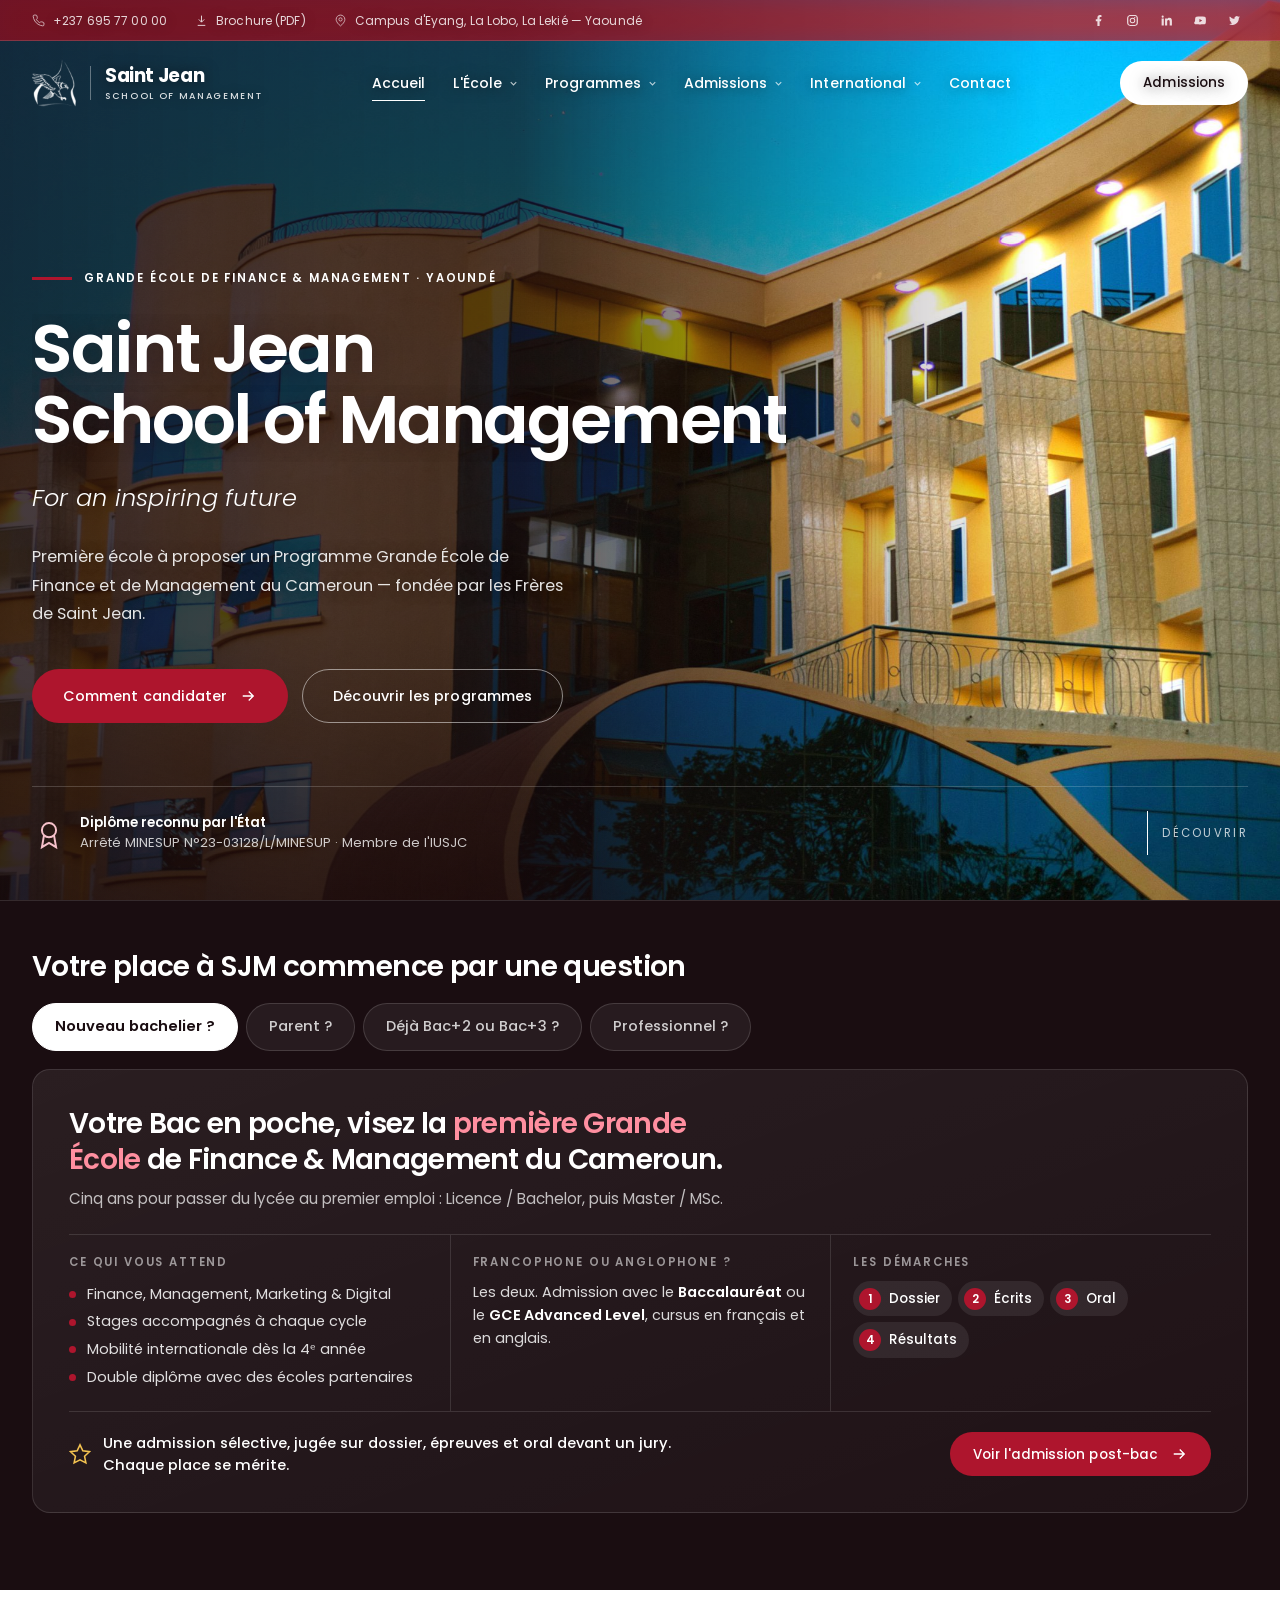
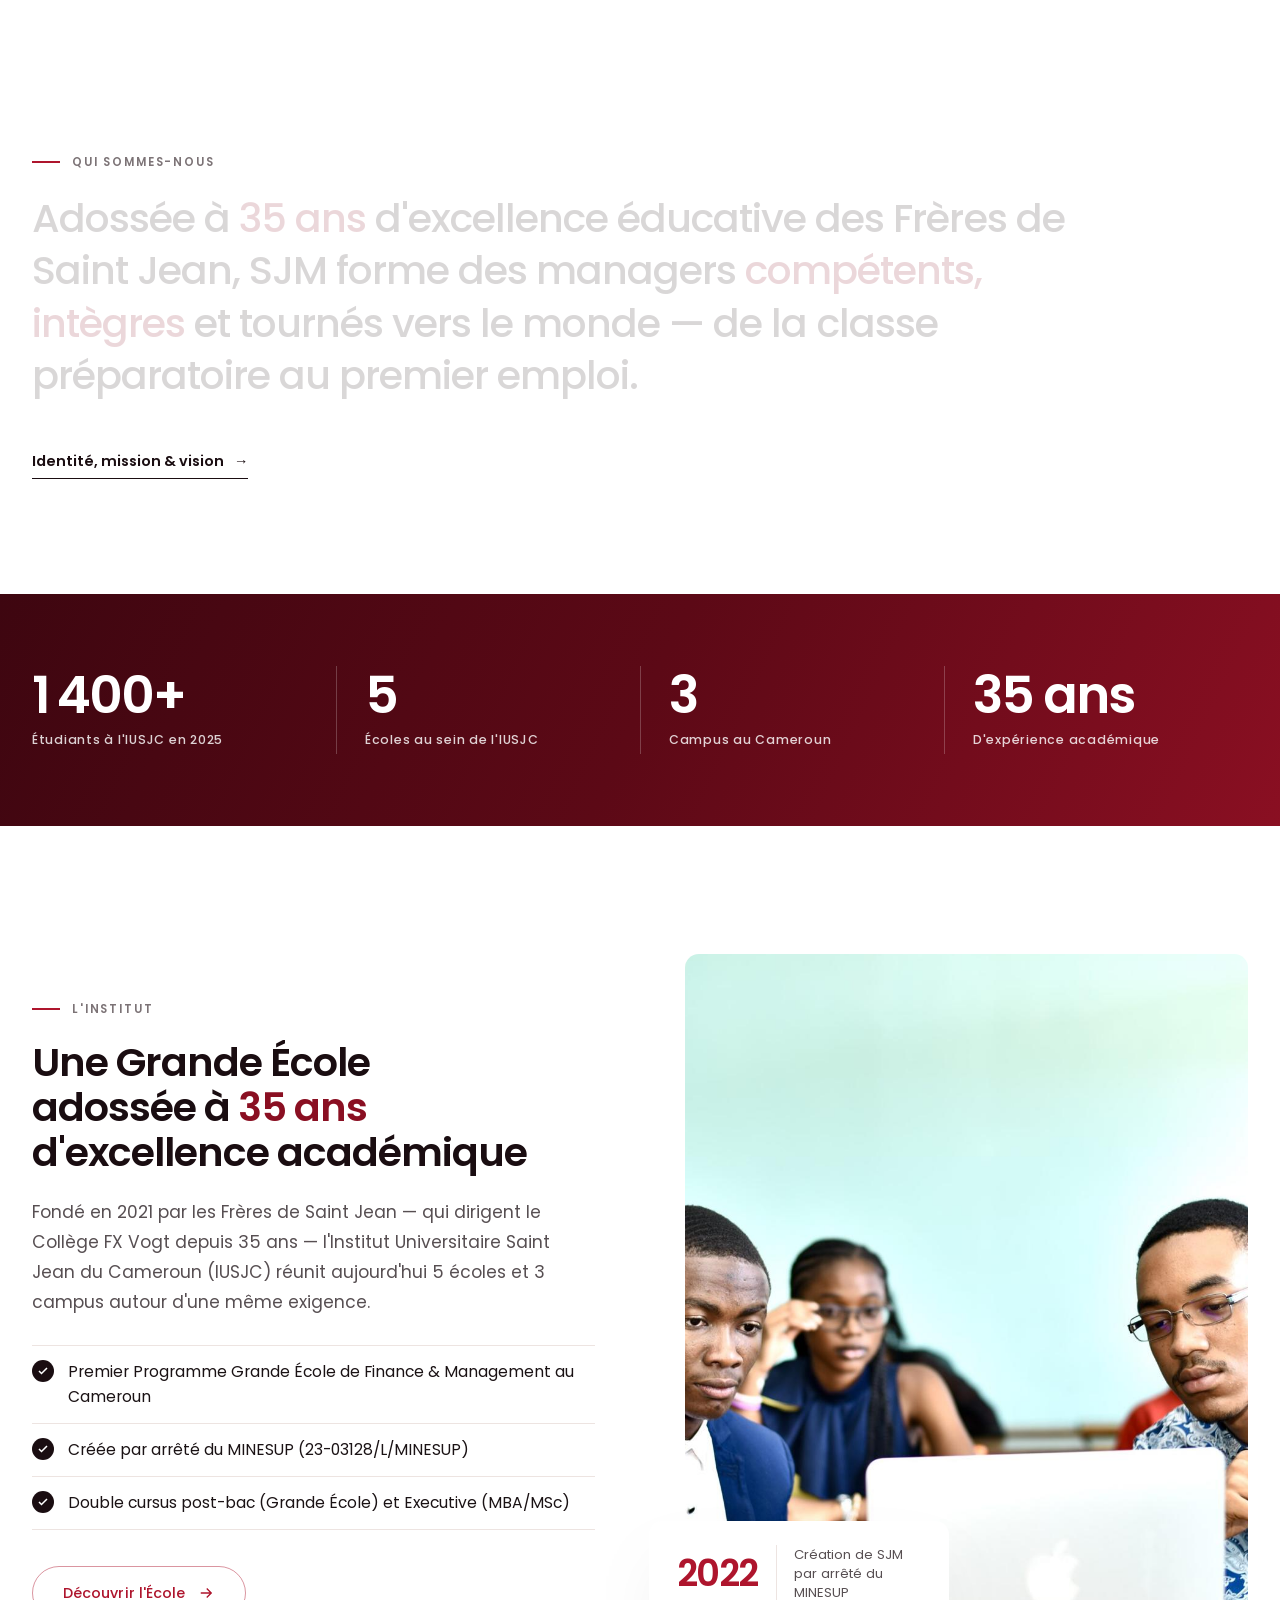
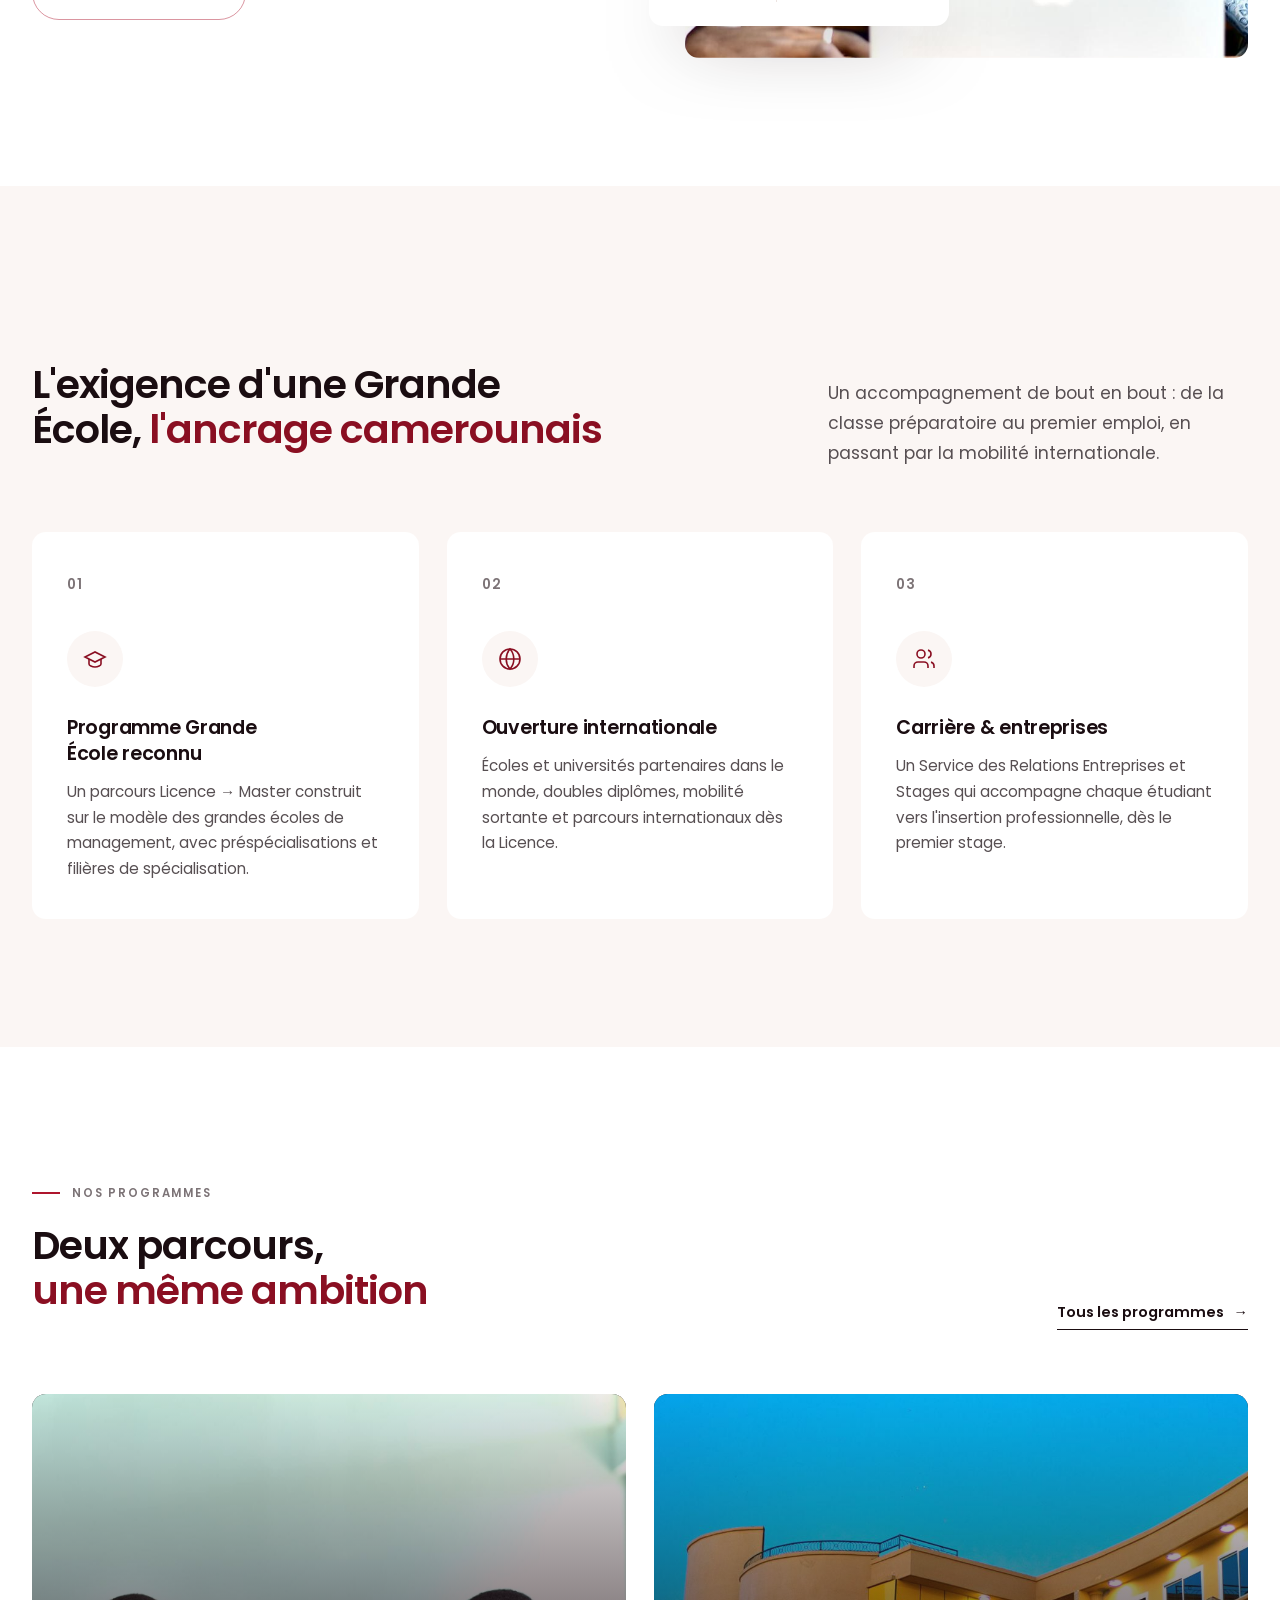
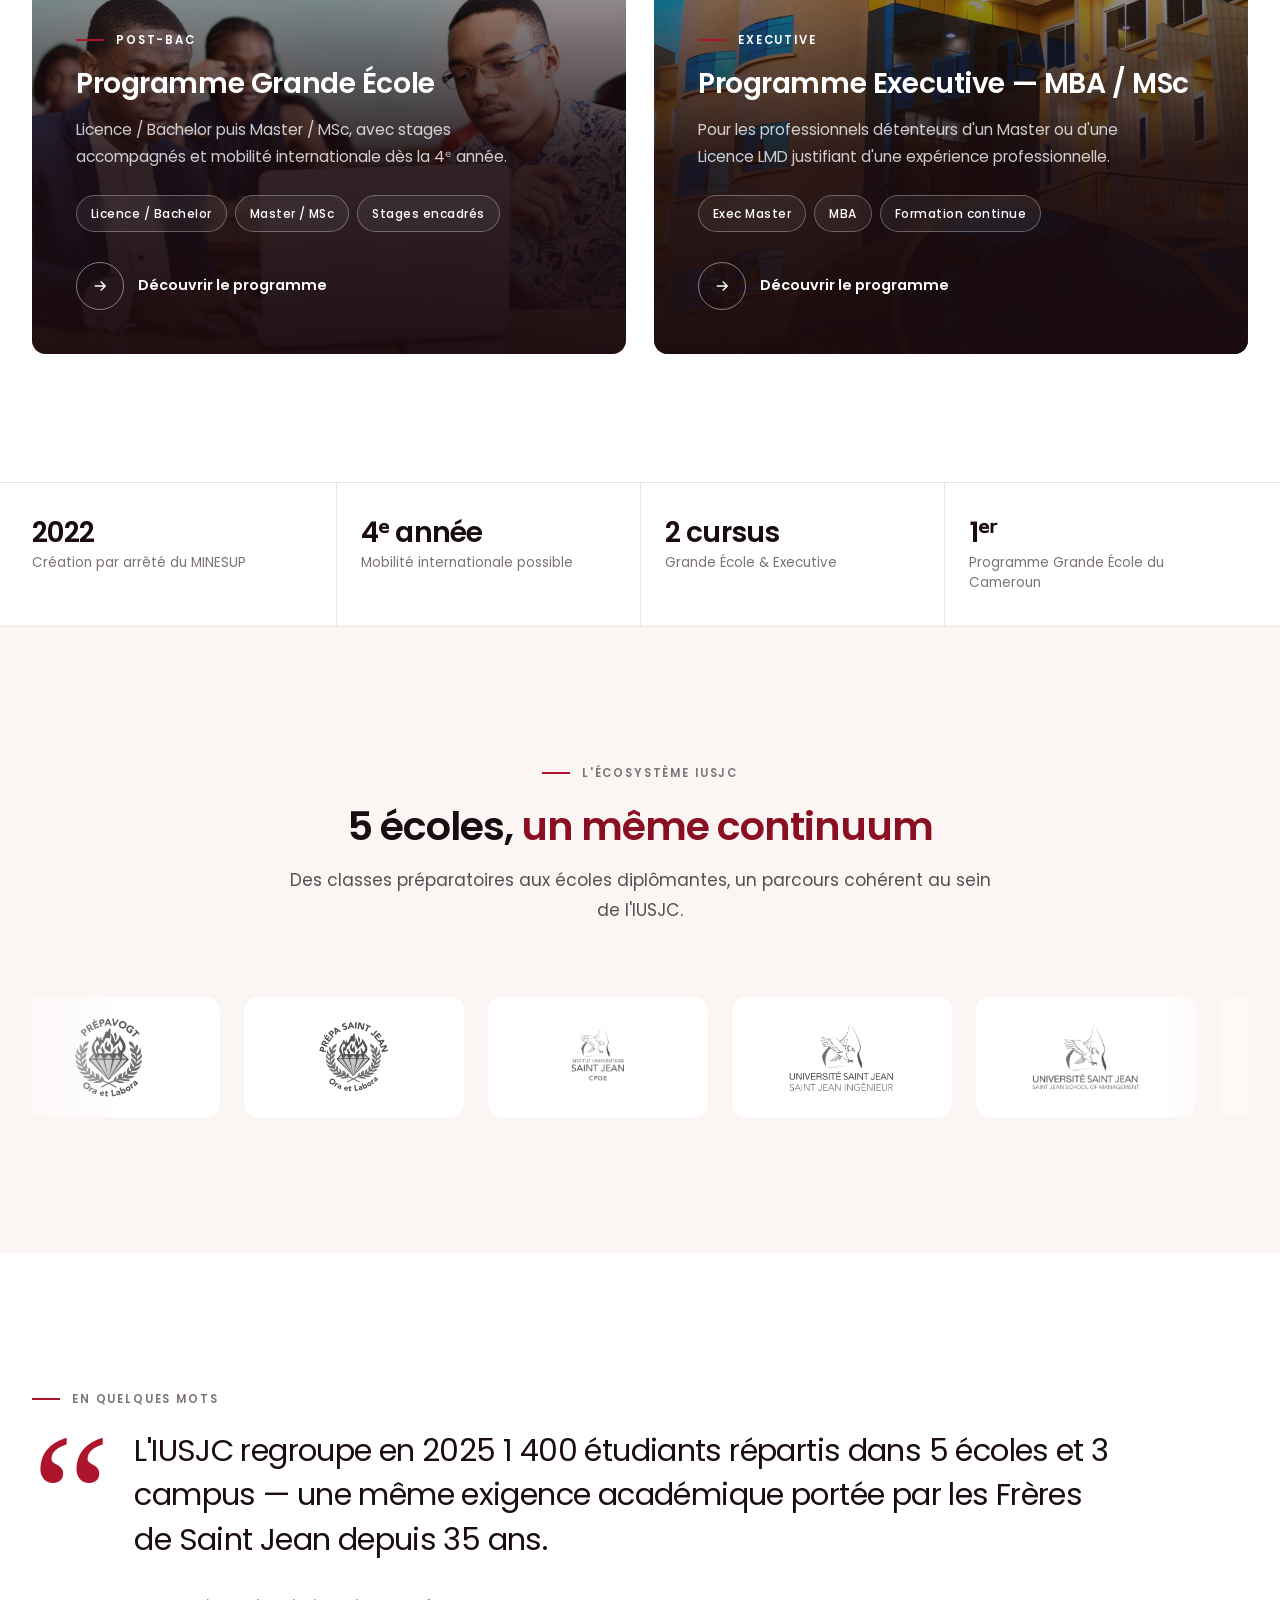
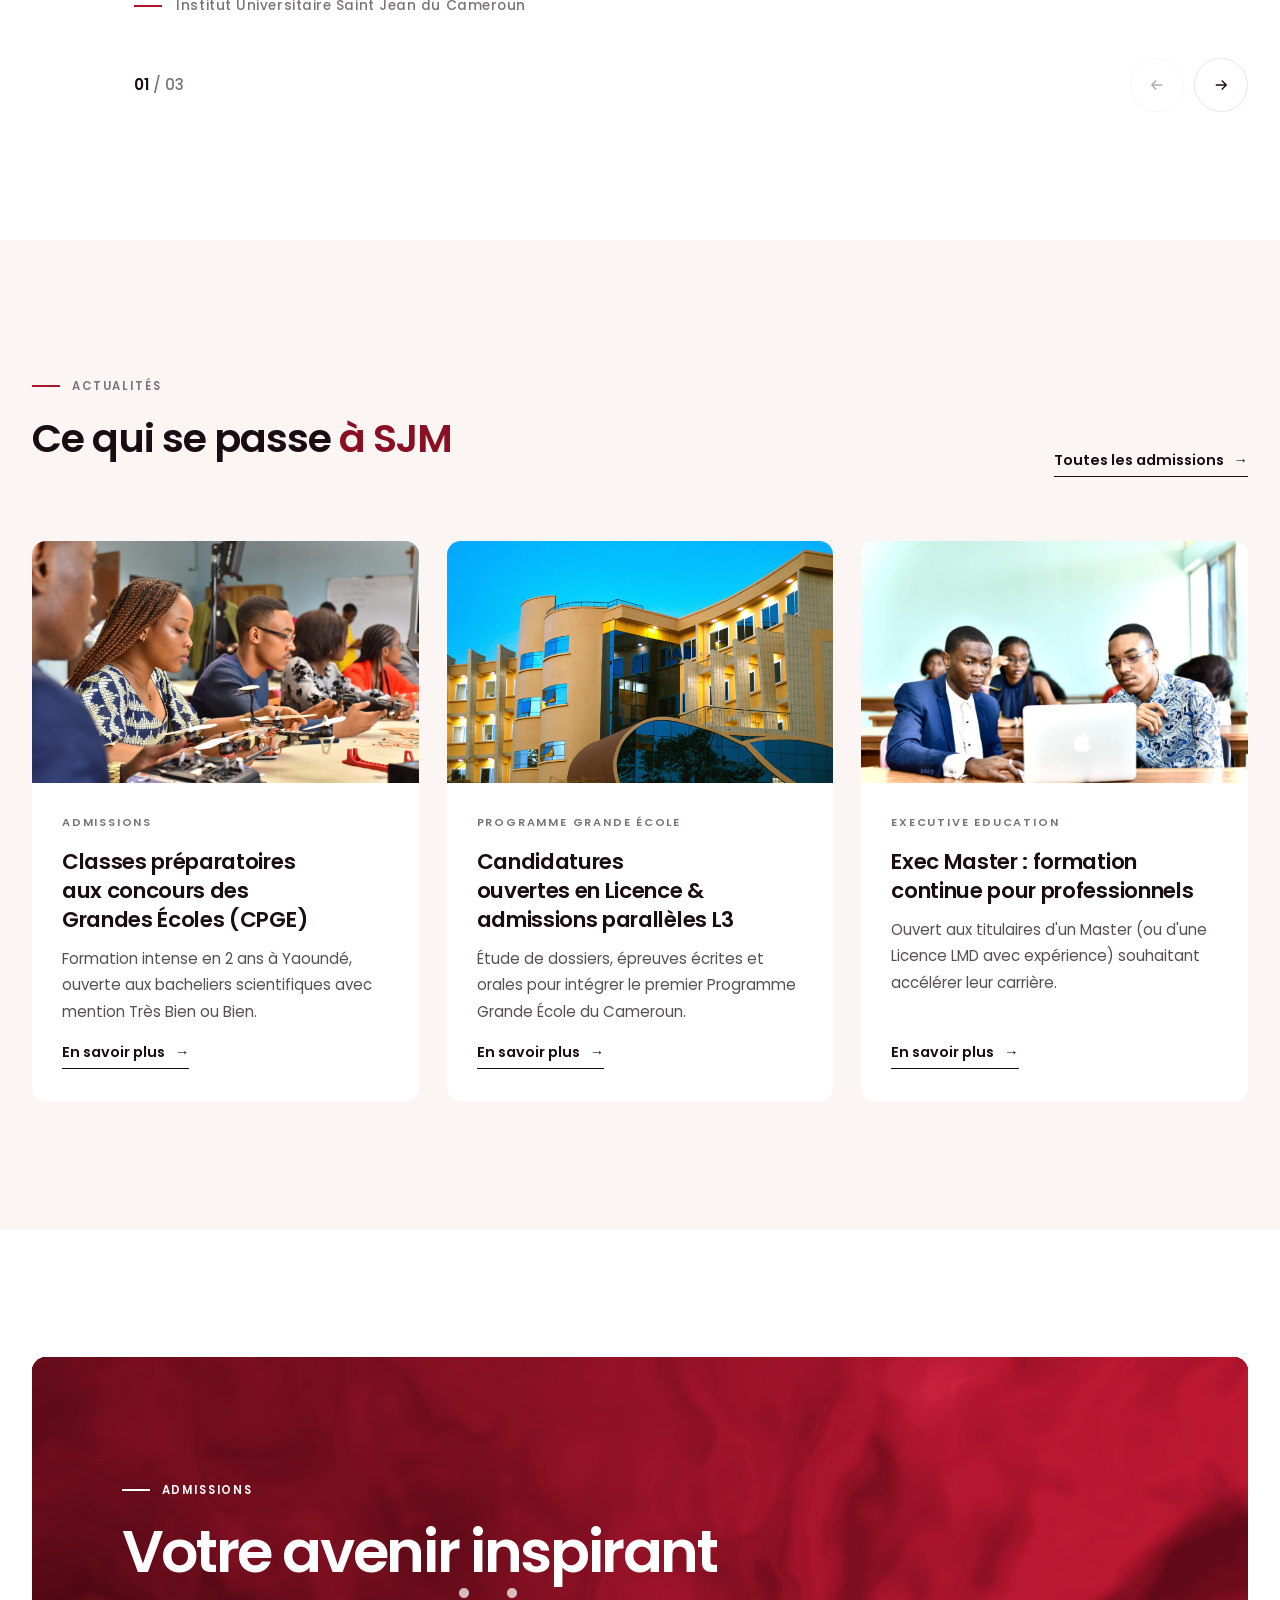
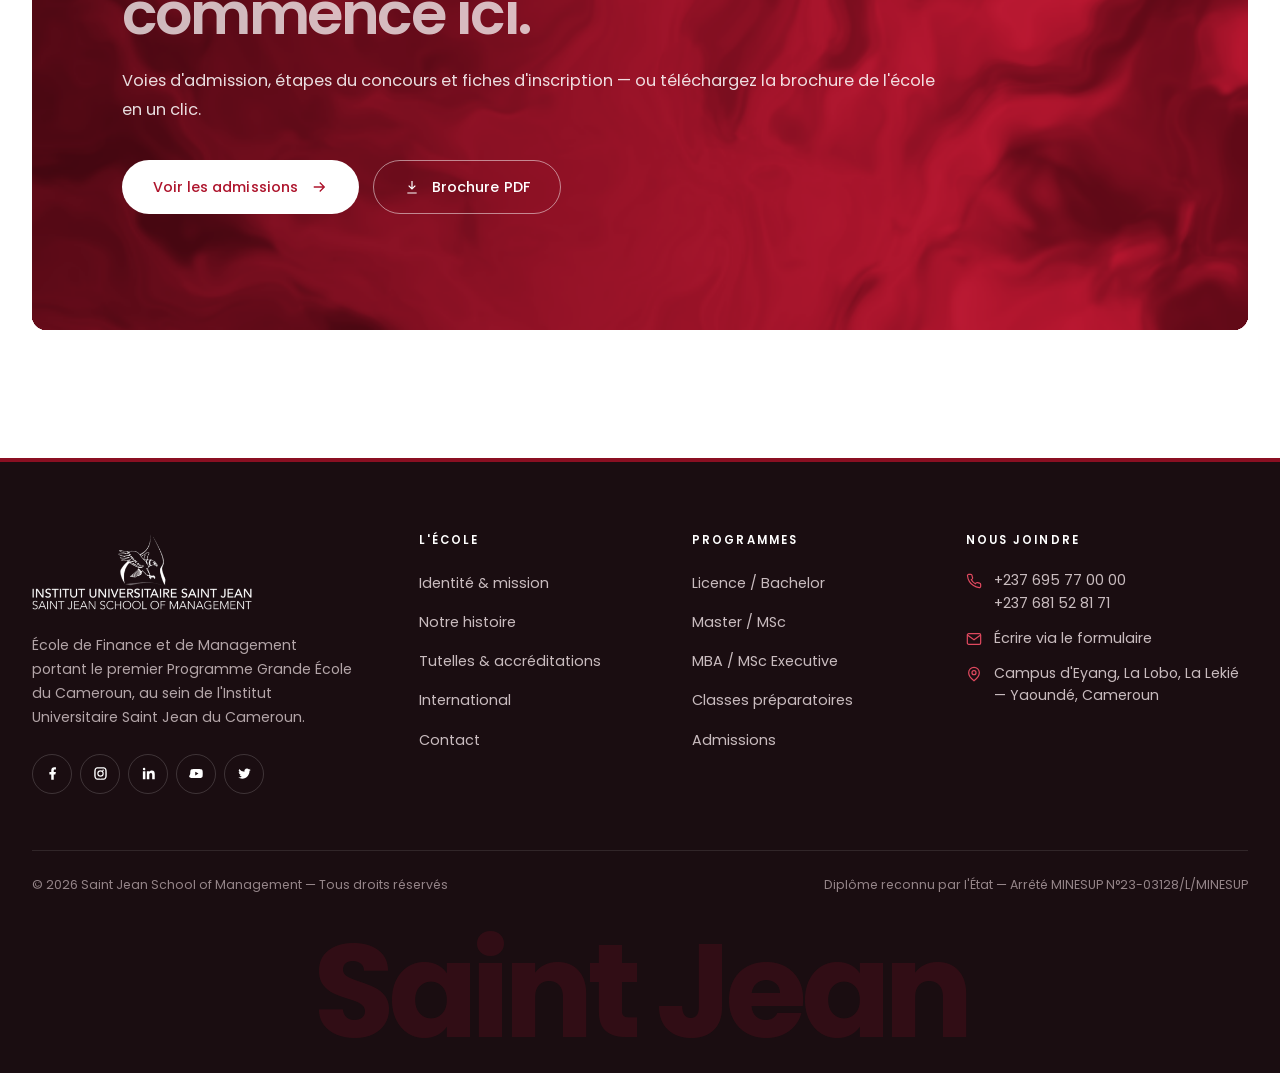
<file: index.html>
<!DOCTYPE html>
<html lang="fr">
<head>
<meta charset="UTF-8">
<meta name="viewport" content="width=device-width, initial-scale=1.0">
<title>Saint Jean School of Management — Grande École de Finance &amp; Management à Yaoundé</title>
<meta name="description" content="Saint Jean School of Management (SJM), école de Finance et de Management de l'IUSJC à Yaoundé. Programme Grande École, MBA/MSc Executive, ouverture internationale.">
<link rel="icon" href="assets/img/emblem-sjm.png">
<link rel="apple-touch-icon" href="assets/img/emblem-sjm.png">
<link rel="shortcut icon" href="favicon.ico">
<link rel="canonical" href="https://saint-jean-management.netlify.app/">
<meta name="theme-color" content="#AE152D">
<meta property="og:type" content="website">
<meta property="og:site_name" content="Saint Jean School of Management">
<meta property="og:locale" content="fr_FR">
<meta property="og:url" content="https://saint-jean-management.netlify.app/">
<meta property="og:title" content="Saint Jean School of Management — Grande École de Finance & Management à Yaoundé">
<meta property="og:description" content="Saint Jean School of Management (SJM), école de Finance et de Management de l'IUSJC à Yaoundé. Programme Grande École, MBA/MSc Executive, ouverture internationale.">
<meta property="og:image" content="https://saint-jean-management.netlify.app/assets/img/hero-campus.jpg">
<meta name="twitter:card" content="summary_large_image">
<meta name="twitter:title" content="Saint Jean School of Management — Grande École de Finance & Management à Yaoundé">
<meta name="twitter:description" content="Saint Jean School of Management (SJM), école de Finance et de Management de l'IUSJC à Yaoundé. Programme Grande École, MBA/MSc Executive, ouverture internationale.">
<meta name="twitter:image" content="https://saint-jean-management.netlify.app/assets/img/hero-campus.jpg">
<link rel="preconnect" href="https://fonts.googleapis.com">
<link rel="preconnect" href="https://fonts.gstatic.com" crossorigin>
<link href="https://fonts.googleapis.com/css2?family=Poppins:ital,wght@0,300;0,400;0,500;0,600;0,700;1,300;1,400&display=swap" rel="stylesheet">
<script>document.documentElement.classList.add('js');</script>
<link rel="preload" as="image" href="assets/img/hero-campus.jpg" media="(min-width: 721px)" fetchpriority="high">
<link rel="preload" as="image" href="assets/img/hero-campus-mobile.jpg" media="(max-width: 720px)" fetchpriority="high">
<link rel="stylesheet" href="css/style.css">
<script type="application/ld+json">
{
  "@context": "https://schema.org",
  "@type": "CollegeOrUniversity",
  "name": "Saint Jean School of Management",
  "alternateName": "SJM",
  "url": "https://saint-jean-management.netlify.app/",
  "logo": "https://saint-jean-management.netlify.app/assets/img/logo-sjm.png",
  "image": "https://saint-jean-management.netlify.app/assets/img/hero-campus.jpg",
  "description": "Saint Jean School of Management (SJM), école de Finance et de Management de l'IUSJC à Yaoundé. Programme Grande École, MBA/MSc Executive, ouverture internationale.",
  "foundingDate": "2022",
  "address": {
    "@type": "PostalAddress",
    "streetAddress": "Campus d'Eyang, La Lobo, La Lekié",
    "addressLocality": "Yaoundé",
    "addressCountry": "CM"
  },
  "telephone": "+237695770000",
    "sameAs": [
    "https://www.facebook.com/saintjeanmanagement/",
    "https://www.instagram.com/saint_jean_management_/",
    "https://twitter.com/stjeanmanagment",
    "https://www.linkedin.com/company/saint-jean-school-of-management",
    "https://www.youtube.com/@saintjeanschoolofmanagemen8176"
  ],
  "parentOrganization": {
    "@type": "Organization",
    "name": "Institut Universitaire Saint Jean du Cameroun (IUSJC)"
  }
}
</script>
</head>
<body class="page-home">
<a class="skip-link" href="#main">Aller au contenu</a>

<!-- ===================== HEADER ===================== -->
<header class="site-header">
  <div class="header-top">
    <div class="container">
      <div class="header-top-left">
        <a href="tel:+237695770000"><svg viewBox="0 0 24 24" fill="none" stroke="currentColor" stroke-width="1.8"><path d="M22 16.9v3a2 2 0 0 1-2.2 2 19.8 19.8 0 0 1-8.6-3 19.5 19.5 0 0 1-6-6 19.8 19.8 0 0 1-3-8.7A2 2 0 0 1 4.1 2h3a2 2 0 0 1 2 1.7c.1 1 .3 2 .7 3a2 2 0 0 1-.4 2.1L8 10.1a16 16 0 0 0 6 6l1.3-1.3a2 2 0 0 1 2.1-.4c1 .4 2 .6 3 .7a2 2 0 0 1 1.6 2Z"/></svg>+237 695 77 00 00</a>
        <a href="assets/brochure-saint-jean-management.pdf" download><svg viewBox="0 0 24 24" fill="none" stroke="currentColor" stroke-width="1.8"><path d="M12 3v12M7 10l5 5 5-5M5 21h14"/></svg>Brochure (PDF)</a>
        <span class="ht-address"><svg viewBox="0 0 24 24" fill="none" stroke="currentColor" stroke-width="1.8"><path d="M20 10c0 6-8 12-8 12s-8-6-8-12a8 8 0 0 1 16 0Z"/><circle cx="12" cy="10" r="3"/></svg>Campus d'Eyang, La Lobo, La Lekié — Yaoundé</span>
      </div>
      <div class="header-top-right">
        <a href="https://www.facebook.com/saintjeanmanagement/" aria-label="Facebook" target="_blank" rel="noopener"><svg viewBox="0 0 24 24" fill="currentColor"><path d="M14 13.5h2.5l1-4H14v-2c0-1.03 0-2 2-2h1.5V2.14C17.17 2.1 15.95 2 14.66 2 11.98 2 10 3.66 10 6.7v2.8H7v4h3V22h4v-8.5z"/></svg></a>
        <a href="https://www.instagram.com/saint_jean_management_/" aria-label="Instagram" target="_blank" rel="noopener"><svg viewBox="0 0 24 24" fill="currentColor"><path d="M12 2c2.7 0 3.06.01 4.12.06 1.06.05 1.79.22 2.43.47.66.26 1.21.6 1.76 1.15.5.5.9 1.1 1.15 1.76.25.64.42 1.37.47 2.43C21.99 8.94 22 9.3 22 12c0 2.7-.01 3.06-.06 4.12-.05 1.06-.22 1.79-.47 2.43a4.9 4.9 0 0 1-1.15 1.76c-.5.5-1.1.9-1.76 1.15-.64.25-1.37.42-2.43.47-1.06.05-1.42.06-4.12.06-2.7 0-3.06-.01-4.12-.06-1.06-.05-1.79-.22-2.43-.47a4.9 4.9 0 0 1-1.76-1.15 4.9 4.9 0 0 1-1.15-1.76c-.25-.64-.42-1.37-.47-2.43C2.01 15.06 2 14.7 2 12c0-2.7.01-3.06.06-4.12.05-1.06.22-1.79.47-2.43.26-.66.6-1.21 1.15-1.76.5-.5 1.1-.9 1.76-1.15.64-.25 1.37-.42 2.43-.47C8.94 2.01 9.3 2 12 2m0 1.8c-2.67 0-2.99.01-4.04.06-.87.04-1.34.18-1.65.3-.42.16-.71.35-1.02.66-.31.31-.5.6-.66 1.02-.12.31-.26.78-.3 1.65C4.28 8.54 4.27 8.86 4.27 12s.01 3.46.06 4.51c.04.87.18 1.34.3 1.65.16.42.35.71.66 1.02.31.31.6.5 1.02.66.31.12.78.26 1.65.3 1.05.05 1.37.06 4.04.06s2.99-.01 4.04-.06c.87-.04 1.34-.18 1.65-.3.42-.16.71-.35 1.02-.66.31-.31.5-.6.66-1.02.12-.31.26-.78.3-1.65.05-1.05.06-1.37.06-4.51s-.01-3.46-.06-4.51c-.04-.87-.18-1.34-.3-1.65a2.7 2.7 0 0 0-.66-1.02 2.7 2.7 0 0 0-1.02-.66c-.31-.12-.78-.26-1.65-.3-1.05-.05-1.37-.06-4.04-.06M12 6.87A5.13 5.13 0 1 1 6.87 12 5.13 5.13 0 0 1 12 6.87m0 1.8a3.33 3.33 0 1 0 3.33 3.33A3.33 3.33 0 0 0 12 8.67m5.34-2.02a1.2 1.2 0 1 1-1.2-1.2 1.2 1.2 0 0 1 1.2 1.2"/></svg></a>
        <a href="https://www.linkedin.com/company/saint-jean-school-of-management" aria-label="LinkedIn" target="_blank" rel="noopener"><svg viewBox="0 0 24 24" fill="currentColor"><path d="M6.94 5a2 2 0 1 1-4-.02 2 2 0 0 1 4 .02M7 8.48H3V21h4zM13.32 8.48H9.34V21h3.94v-6.57c0-1.74.33-3.42 2.48-3.42 2.13 0 2.16 1.98 2.16 3.53V21H22v-7.9c0-3.45-.74-6.1-4.77-6.1-1.94 0-3.24 1.06-3.77 2.07h-.05z"/></svg></a>
        <a href="https://www.youtube.com/@saintjeanschoolofmanagemen8176" aria-label="YouTube" target="_blank" rel="noopener"><svg viewBox="0 0 24 24" fill="currentColor"><path d="m10 15 5.2-3L10 9v6Zm12-3c0 1.9-.2 3.8-.2 3.8s-.2 1.6-.8 2.3c-.8.9-1.7.9-2.1.9-3 .2-7.4.3-7.9.3s-4.9-.1-7.9-.3c-.4 0-1.3 0-2.1-.9-.6-.7-.8-2.3-.8-2.3S2 13.9 2 12s.2-3.8.2-3.8.2-1.6.8-2.3c.8-.9 1.7-.9 2.1-.9C8.1 4.8 12 4.7 12 4.7s3.9.1 6.9.3c.4 0 1.3 0 2.1.9.6.7.8 2.3.8 2.3S22 10.1 22 12Z"/></svg></a>
        <a href="https://twitter.com/stjeanmanagment" aria-label="X (Twitter)" target="_blank" rel="noopener"><svg viewBox="0 0 24 24" fill="currentColor"><path d="M22 5.9c-.7.3-1.5.5-2.3.7.8-.5 1.5-1.3 1.8-2.3-.8.5-1.7.8-2.6 1a4.1 4.1 0 0 0-7 3.7A11.6 11.6 0 0 1 3.4 4.6a4.1 4.1 0 0 0 1.3 5.5c-.7 0-1.3-.2-1.9-.5v.1c0 2 1.4 3.6 3.3 4a4.1 4.1 0 0 1-1.9.1c.5 1.6 2 2.8 3.8 2.9A8.2 8.2 0 0 1 2 18.4a11.6 11.6 0 0 0 6.3 1.8c7.5 0 11.7-6.3 11.7-11.7v-.5c.8-.6 1.5-1.3 2-2.1"/></svg></a>
      </div>
    </div>
  </div>

  <div class="container navbar">
    <a href="index.html" class="brand" aria-label="Saint Jean School of Management — Accueil">
      <span class="brand-emblem">
        <img class="logo-light" src="assets/img/emblem-sjm-white.png" alt="" width="261" height="288" decoding="async">
        <img class="logo-dark" src="assets/img/emblem-sjm.png" alt="" width="261" height="288" decoding="async">
      </span>
      <span class="brand-text"><strong>Saint Jean</strong><span>School of Management</span></span>
    </a>

    <nav class="main-nav" id="main-nav" aria-label="Navigation principale">
      <a href="index.html" class="nav-top-link">Accueil</a>
      <div class="nav-item">
        <div class="nav-top-row">
          <a href="ecole.html" class="nav-top-link">L'École</a>
          <button class="nav-caret-btn" aria-label="Sous-menu L'École" aria-expanded="false"><svg class="nav-caret" viewBox="0 0 24 24" fill="none" stroke="currentColor" stroke-width="2.5"><path d="m6 9 6 6 6-6"/></svg></button>
        </div>
        <div class="dropdown-panel">
          <a href="ecole.html#mission">Identité, Mission, Vision</a>
          <a href="ecole.html#histoire">Notre histoire</a>
          <a href="ecole.html#tutelles">Tutelles &amp; accréditations</a>
        </div>
      </div>
      <div class="nav-item">
        <div class="nav-top-row">
          <a href="programmes.html" class="nav-top-link">Programmes</a>
          <button class="nav-caret-btn" aria-label="Sous-menu Programmes" aria-expanded="false"><svg class="nav-caret" viewBox="0 0 24 24" fill="none" stroke="currentColor" stroke-width="2.5"><path d="m6 9 6 6 6-6"/></svg></button>
        </div>
        <div class="dropdown-panel">
          <a href="programmes.html#grande-ecole">Programme Grande École</a>
          <a href="programmes.html#executive">Programme Executive (MBA/MSc)</a>
          <a href="programmes.html#prepa">Classes préparatoires</a>
        </div>
      </div>
      <div class="nav-item">
        <div class="nav-top-row">
          <a href="admissions.html" class="nav-top-link">Admissions</a>
          <button class="nav-caret-btn" aria-label="Sous-menu Admissions" aria-expanded="false"><svg class="nav-caret" viewBox="0 0 24 24" fill="none" stroke="currentColor" stroke-width="2.5"><path d="m6 9 6 6 6-6"/></svg></button>
        </div>
        <div class="dropdown-panel">
          <a href="admissions.html#post-bac">Admission post-bac</a>
          <a href="admissions.html#parallele-l3">Admission parallèle L3</a>
          <a href="admissions.html#m1">Admission en M1</a>
          <a href="admissions.html#exec-master">Admission Exec Master</a>
        </div>
      </div>
      <div class="nav-item">
        <div class="nav-top-row">
          <a href="international.html" class="nav-top-link">International</a>
          <button class="nav-caret-btn" aria-label="Sous-menu International" aria-expanded="false"><svg class="nav-caret" viewBox="0 0 24 24" fill="none" stroke="currentColor" stroke-width="2.5"><path d="m6 9 6 6 6-6"/></svg></button>
        </div>
        <div class="dropdown-panel">
          <a href="international.html#partenaires">Partenaires dans le monde</a>
          <a href="international.html#mobilite">Mobilité internationale</a>
          <a href="international.html#parcours">Parcours international</a>
        </div>
      </div>
      <a href="contact.html" class="nav-top-link">Contact</a>
      <a href="admissions.html" class="btn btn-primary nav-mobile-cta">Comment candidater</a>
    </nav>

    <div class="nav-cta">
      <a href="admissions.html" class="btn btn-primary btn-sm"><span class="txt-full">Admissions</span><span class="txt-short">Admissions</span></a>
      <button class="nav-toggle" aria-label="Ouvrir le menu" aria-expanded="false" aria-controls="main-nav">
        <span></span><span></span><span></span>
      </button>
    </div>
  </div>
</header>

<main id="main">

  <!-- ===================== HERO ===================== -->
  <section class="hero">
    <div class="hero-media" aria-hidden="true">
      <div class="hero-bg" data-parallax="0.18"></div>
    </div>
    <div class="hero-overlay" aria-hidden="true"></div>
    <div class="container hero-inner">
      <div class="hero-content">
        <span class="eyebrow" data-intro style="--i:0">Grande École de Finance &amp; Management · Yaoundé</span>
        <h1><span class="line"><span style="--i:1">Saint Jean</span></span><span class="line"><span style="--i:2">School of Management</span></span></h1>
        <p class="hero-motto" data-intro style="--i:3">For an inspiring future</p>
        <p class="lede" data-intro style="--i:4">Première école à proposer un Programme Grande École de Finance et de Management au Cameroun — fondée par les Frères de Saint Jean.</p>
        <div class="hero-actions" data-intro style="--i:5">
          <a href="admissions.html" class="btn btn-primary" data-magnetic>Comment candidater <svg class="btn-arrow" viewBox="0 0 24 24" fill="none" stroke="currentColor" stroke-width="1.8"><path d="M5 12h14M13 6l6 6-6 6"/></svg></a>
          <a href="programmes.html" class="btn btn-ghost-light" data-magnetic>Découvrir les programmes</a>
        </div>
      </div>
      <div class="hero-foot" data-intro style="--i:6">
        <div class="hero-badge">
          <svg viewBox="0 0 24 24" fill="none" stroke="currentColor" stroke-width="1.4"><path d="M12 15a5 5 0 1 0 0-10 5 5 0 0 0 0 10Z"/><path d="M8.5 13.5 7 22l5-3 5 3-1.5-8.5"/></svg>
          <span><strong>Diplôme reconnu par l'État</strong>Arrêté MINESUP N°23-03128/L/MINESUP · Membre de l'IUSJC</span>
        </div>
        <a href="#decouvrir" class="hero-scroll"><span class="hero-scroll-line"></span>Découvrir</a>
      </div>
    </div>
  </section>

  <!-- ===================== AIGUILLAGE PAR PROFIL ===================== -->
  <section class="persona" aria-labelledby="persona-title">
    <div class="container">
      <h2 id="persona-title" class="persona-title">Votre place à SJM commence par une question</h2>
      <div class="persona-tabs" role="tablist" aria-label="Votre profil">
        <button class="persona-tab" role="tab" id="tab-bac" aria-controls="pp-bac" aria-selected="true">Nouveau bachelier&nbsp;?</button>
        <button class="persona-tab" role="tab" id="tab-parent" aria-controls="pp-parent" aria-selected="false" tabindex="-1">Parent&nbsp;?</button>
        <button class="persona-tab" role="tab" id="tab-bac2" aria-controls="pp-bac2" aria-selected="false" tabindex="-1">Déjà Bac+2 ou Bac+3&nbsp;?</button>
        <button class="persona-tab" role="tab" id="tab-pro" aria-controls="pp-pro" aria-selected="false" tabindex="-1">Professionnel&nbsp;?</button>
      </div>

      <!-- Nouveau bachelier -->
      <div class="persona-panel" role="tabpanel" id="pp-bac" aria-labelledby="tab-bac">
        <div class="pp-head">
          <p class="pp-hook">Votre Bac en poche, visez la <em>première Grande École</em> de Finance &amp; Management du Cameroun.</p>
          <p class="pp-sub">Cinq ans pour passer du lycée au premier emploi&nbsp;: Licence / Bachelor, puis Master / MSc.</p>
        </div>
        <div class="pp-grid">
          <div class="pp-block">
            <h3>Ce qui vous attend</h3>
            <ul class="pp-list">
              <li>Finance, Management, Marketing &amp; Digital</li>
              <li>Stages accompagnés à chaque cycle</li>
              <li>Mobilité internationale dès la 4ᵉ année</li>
              <li>Double diplôme avec des écoles partenaires</li>
            </ul>
          </div>
          <div class="pp-block">
            <h3>Francophone ou anglophone&nbsp;?</h3>
            <p>Les deux. Admission avec le <strong>Baccalauréat</strong> ou le <strong>GCE Advanced Level</strong>, cursus en français et en anglais.</p>
          </div>
          <div class="pp-block">
            <h3>Les démarches</h3>
            <ol class="pp-steps"><li>Dossier</li><li>Écrits</li><li>Oral</li><li>Résultats</li></ol>
          </div>
        </div>
        <div class="pp-foot">
          <p class="pp-prestige"><svg viewBox="0 0 24 24" fill="none" stroke="currentColor" stroke-width="1.7"><path d="m12 2 3.1 6.6 7.2.9-5.3 5 1.4 7.2L12 18.3 5.6 21.7 7 14.5l-5.3-5 7.2-.9L12 2Z"/></svg>Une admission sélective, jugée sur dossier, épreuves et oral devant un jury. Chaque place se mérite.</p>
          <a href="admissions.html#post-bac" class="btn btn-primary btn-sm">Voir l'admission post-bac <svg class="btn-arrow" viewBox="0 0 24 24" fill="none" stroke="currentColor" stroke-width="1.8"><path d="M5 12h14M13 6l6 6-6 6"/></svg></a>
        </div>
      </div>

      <!-- Parent -->
      <div class="persona-panel" role="tabpanel" id="pp-parent" aria-labelledby="tab-parent" hidden>
        <div class="pp-head">
          <p class="pp-hook">Confiez l'avenir de votre enfant à une école <em>reconnue par l'État</em> et portée par 35 ans d'éducation.</p>
          <p class="pp-sub">SJM est créée par arrêté du MINESUP (N°23-03128/L/MINESUP) et fait partie de l'IUSJC, fondé par les Frères de Saint Jean.</p>
        </div>
        <div class="pp-grid">
          <div class="pp-block">
            <h3>Ce qui vous rassure</h3>
            <ul class="pp-list">
              <li>Diplôme reconnu par l'État</li>
              <li>Les Frères de Saint Jean, 35 ans d'enseignement</li>
              <li>1 400 étudiants, 5 écoles, 3 campus (IUSJC, 2025)</li>
            </ul>
          </div>
          <div class="pp-block">
            <h3>Un encadrement jusqu'à l'emploi</h3>
            <p>Le Service des Relations Entreprises et Stages suit chaque étudiant, du premier stage à l'insertion professionnelle.</p>
          </div>
          <div class="pp-block">
            <h3>Ouvert sur le monde</h3>
            <p>Partenaires en France (ESSCA, IESEG…), mobilité dès la 4ᵉ année, doubles diplômes.</p>
          </div>
        </div>
        <div class="pp-foot">
          <p class="pp-prestige"><svg viewBox="0 0 24 24" fill="none" stroke="currentColor" stroke-width="1.7"><path d="M12 22s8-4.5 8-11.8V5l-8-3-8 3v5.2C4 17.5 12 22 12 22Z"/><path d="m9 12 2 2 4-4"/></svg>Excellence, intégrité, sens du service&nbsp;: des valeurs transmises autant que des savoirs.</p>
          <a href="ecole.html" class="btn btn-primary btn-sm">Découvrir l'École <svg class="btn-arrow" viewBox="0 0 24 24" fill="none" stroke="currentColor" stroke-width="1.8"><path d="M5 12h14M13 6l6 6-6 6"/></svg></a>
        </div>
      </div>

      <!-- Bac+2 / Bac+3 -->
      <div class="persona-panel" role="tabpanel" id="pp-bac2" aria-labelledby="tab-bac2" hidden>
        <div class="pp-head">
          <p class="pp-hook">Vos années d'études comptent&nbsp;: <em>entrez directement</em> en 3ᵉ année ou en Master.</p>
          <p class="pp-sub">Le Programme Grande École vous est ouvert sans repartir de zéro.</p>
        </div>
        <div class="pp-grid">
          <div class="pp-block">
            <h3>Bac+2 (BTS, DUT, L2…)</h3>
            <p><strong>Admission parallèle en L3</strong>, puis le cycle Master / MSc.</p>
          </div>
          <div class="pp-block">
            <h3>Bac+3 (Licence)</h3>
            <p><strong>Admission en M1</strong>&nbsp;: filières de spécialisation en 2 ans, mobilité et double diplôme possibles.</p>
          </div>
          <div class="pp-block">
            <h3>Les démarches</h3>
            <ol class="pp-steps"><li>Dossier</li><li>Écrits</li><li>Oral</li><li>Résultats</li></ol>
          </div>
        </div>
        <div class="pp-foot">
          <p class="pp-prestige"><svg viewBox="0 0 24 24" fill="none" stroke="currentColor" stroke-width="1.7"><path d="m12 2 3.1 6.6 7.2.9-5.3 5 1.4 7.2L12 18.3 5.6 21.7 7 14.5l-5.3-5 7.2-.9L12 2Z"/></svg>Un diplôme de Grande École, reconnu par l'État, au bout de votre parcours.</p>
          <a href="admissions.html#parallele-l3" class="btn btn-primary btn-sm">Voir les admissions parallèles <svg class="btn-arrow" viewBox="0 0 24 24" fill="none" stroke="currentColor" stroke-width="1.8"><path d="M5 12h14M13 6l6 6-6 6"/></svg></a>
        </div>
      </div>

      <!-- Professionnel -->
      <div class="persona-panel" role="tabpanel" id="pp-pro" aria-labelledby="tab-pro" hidden>
        <div class="pp-head">
          <p class="pp-hook">Accélérez votre carrière <em>sans la mettre en pause</em>.</p>
          <p class="pp-sub">Programme Executive&nbsp;: Executive Master et MBA / MSc, pensés pour les cadres et dirigeants.</p>
        </div>
        <div class="pp-grid">
          <div class="pp-block">
            <h3>Ce qui est proposé</h3>
            <ul class="pp-list">
              <li>Cycle Executive Master</li>
              <li>MBA / MSc en Finance, Management ou Stratégie</li>
              <li>Format adapté à la vie professionnelle</li>
            </ul>
          </div>
          <div class="pp-block">
            <h3>Pour qui&nbsp;?</h3>
            <p>Titulaires d'un <strong>Master</strong>, ou d'une <strong>Licence LMD</strong> avec une expérience professionnelle significative. Entreprises bienvenues.</p>
          </div>
          <div class="pp-block">
            <h3>Les démarches</h3>
            <ol class="pp-steps"><li>Dossier</li><li>Écrits</li><li>Oral</li><li>Résultats</li></ol>
          </div>
        </div>
        <div class="pp-foot">
          <p class="pp-prestige"><svg viewBox="0 0 24 24" fill="none" stroke="currentColor" stroke-width="1.7"><path d="m12 2 3.1 6.6 7.2.9-5.3 5 1.4 7.2L12 18.3 5.6 21.7 7 14.5l-5.3-5 7.2-.9L12 2Z"/></svg>Rejoignez un cercle de professionnels exigeants, dans la première Grande École de management du pays.</p>
          <a href="admissions.html#exec-master" class="btn btn-primary btn-sm">Voir l'admission Exec Master <svg class="btn-arrow" viewBox="0 0 24 24" fill="none" stroke="currentColor" stroke-width="1.8"><path d="M5 12h14M13 6l6 6-6 6"/></svg></a>
        </div>
      </div>
    </div>
  </section>

  <!-- ===================== MANIFESTE ===================== -->
  <section class="manifesto" id="decouvrir">
    <div class="container">
      <span class="eyebrow" data-animate>Qui sommes-nous</span>
      <p class="manifesto-text" data-words>Adossée à <em>35 ans</em> d'excellence éducative des Frères de Saint Jean, SJM forme des managers <em>compétents, intègres</em> et tournés vers le monde — de la classe préparatoire au premier emploi.</p>
      <div class="manifesto-meta" data-animate>
        <a href="ecole.html" class="text-link">Identité, mission &amp; vision <span class="link-arrow">→</span></a>
      </div>
    </div>
  </section>

  <!-- ===================== STATS ===================== -->
  <section class="stats-strip">
    <div class="container stats-grid">
      <div class="stat-item" data-animate><span class="stat-num"><span data-count="1400" data-suffix="+">0</span></span><span class="stat-label">Étudiants à l'IUSJC en 2025</span></div>
      <div class="stat-item" data-animate data-delay="1"><span class="stat-num"><span data-count="5">0</span></span><span class="stat-label">Écoles au sein de l'IUSJC</span></div>
      <div class="stat-item" data-animate data-delay="2"><span class="stat-num"><span data-count="3">0</span></span><span class="stat-label">Campus au Cameroun</span></div>
      <div class="stat-item" data-animate data-delay="3"><span class="stat-num"><span data-count="35" data-suffix=" ans">0</span></span><span class="stat-label">D'expérience académique</span></div>
    </div>
  </section>

  <!-- ===================== PRESENTATION IUSJC ===================== -->
  <section class="section">
    <div class="container split">
      <div>
        <span class="eyebrow" data-animate>L'Institut</span>
        <h2 data-split>Une Grande École adossée à <em>35 ans</em> d'excellence académique</h2>
        <p class="lede" data-animate>Fondé en 2021 par les Frères de Saint Jean — qui dirigent le Collège FX Vogt depuis 35 ans — l'Institut Universitaire Saint Jean du Cameroun (IUSJC) réunit aujourd'hui 5 écoles et 3 campus autour d'une même exigence.</p>
        <ul class="check-list" data-animate>
          <li><svg viewBox="0 0 24 24" fill="none" stroke="currentColor" stroke-width="2"><path d="M20 6 9 17l-5-5"/></svg> Premier Programme Grande École de Finance &amp; Management au Cameroun</li>
          <li><svg viewBox="0 0 24 24" fill="none" stroke="currentColor" stroke-width="2"><path d="M20 6 9 17l-5-5"/></svg> Créée par arrêté du MINESUP (23-03128/L/MINESUP)</li>
          <li><svg viewBox="0 0 24 24" fill="none" stroke="currentColor" stroke-width="2"><path d="M20 6 9 17l-5-5"/></svg> Double cursus post-bac (Grande École) et Executive (MBA/MSc)</li>
        </ul>
        <div data-animate><a href="ecole.html" class="btn btn-outline" data-magnetic>Découvrir l'École <svg class="btn-arrow" viewBox="0 0 24 24" fill="none" stroke="currentColor" stroke-width="1.8"><path d="M5 12h14M13 6l6 6-6 6"/></svg></a></div>
      </div>
      <div class="split-media">
        <div class="media-frame" data-reveal>
          <img src="assets/img/students-class.jpg" alt="Étudiants de Saint Jean School of Management en cours" width="2000" height="1335" loading="lazy" decoding="async" data-parallax="-0.06">
        </div>
        <div class="badge-card" data-animate data-delay="3">
          <strong>2022</strong>
          <span class="badge-sep"></span>
          <span>Création de SJM par arrêté du MINESUP</span>
        </div>
      </div>
    </div>
  </section>

  <!-- ===================== POURQUOI SJM ===================== -->
  <section class="section section--cream">
    <div class="container">
      <div class="section-head section-head--split">
        <div>
          <span class="eyebrow" data-animate>Pourquoi choisir SJM</span>
          <h2 data-split>L'exigence d'une Grande École, <em>l'ancrage camerounais</em></h2>
        </div>
        <p class="lede" data-animate style="max-width:420px">Un accompagnement de bout en bout&nbsp;: de la classe préparatoire au premier emploi, en passant par la mobilité internationale.</p>
      </div>
      <div class="grid-3">
        <div class="feature-card" data-animate>
          <span class="feature-num">01</span>
          <div class="feature-icon"><svg viewBox="0 0 24 24" fill="none" stroke="currentColor" stroke-width="2"><path d="M22 10 12 5 2 10l10 5 10-5Z"/><path d="M6 12v5c0 1.5 3 3 6 3s6-1.5 6-3v-5"/></svg></div>
          <h3>Programme Grande École reconnu</h3>
          <p>Un parcours Licence → Master construit sur le modèle des grandes écoles de management, avec préspécialisations et filières de spécialisation.</p>
        </div>
        <div class="feature-card" data-animate data-delay="1">
          <span class="feature-num">02</span>
          <div class="feature-icon"><svg viewBox="0 0 24 24" fill="none" stroke="currentColor" stroke-width="2"><circle cx="12" cy="12" r="10"/><path d="M2 12h20M12 2a15 15 0 0 1 0 20 15 15 0 0 1 0-20Z"/></svg></div>
          <h3>Ouverture internationale</h3>
          <p>Écoles et universités partenaires dans le monde, doubles diplômes, mobilité sortante et parcours internationaux dès la Licence.</p>
        </div>
        <div class="feature-card" data-animate data-delay="2">
          <span class="feature-num">03</span>
          <div class="feature-icon"><svg viewBox="0 0 24 24" fill="none" stroke="currentColor" stroke-width="2"><path d="M16 21v-2a4 4 0 0 0-4-4H6a4 4 0 0 0-4 4v2"/><circle cx="9" cy="7" r="4"/><path d="M22 21v-2a4 4 0 0 0-3-3.87M16 3.13a4 4 0 0 1 0 7.75"/></svg></div>
          <h3>Carrière &amp; entreprises</h3>
          <p>Un Service des Relations Entreprises et Stages qui accompagne chaque étudiant vers l'insertion professionnelle, dès le premier stage.</p>
        </div>
      </div>
    </div>
  </section>

  <!-- ===================== PROGRAMMES ===================== -->
  <section class="section">
    <div class="container">
      <div class="section-head section-head--split">
        <div>
          <span class="eyebrow" data-animate>Nos programmes</span>
          <h2 data-split>Deux parcours, <em>une&nbsp;même ambition</em></h2>
        </div>
        <a href="programmes.html" class="text-link" data-animate>Tous les programmes <span class="link-arrow">→</span></a>
      </div>
      <div class="grid-2">
        <a href="programmes.html#grande-ecole" class="program-card" data-animate>
          <div class="program-card-media" style="background-image:url('assets/img/students-class.jpg')"></div>
          <div class="program-card-body">
            <span class="eyebrow">Post-bac</span>
            <h3>Programme Grande École</h3>
            <p>Licence / Bachelor puis Master / MSc, avec stages accompagnés et mobilité internationale dès la 4ᵉ année.</p>
            <ul class="program-list">
              <li>Licence / Bachelor</li>
              <li>Master / MSc</li>
              <li>Stages encadrés</li>
            </ul>
            <span class="program-card-cta"><span class="circle"><svg viewBox="0 0 24 24" fill="none" stroke="currentColor" stroke-width="1.8"><path d="M5 12h14M13 6l6 6-6 6"/></svg></span>Découvrir le programme</span>
          </div>
        </a>
        <a href="programmes.html#executive" class="program-card" data-animate data-delay="1">
          <div class="program-card-media" style="background-image:url('assets/img/campus-2.jpg')"></div>
          <div class="program-card-body">
            <span class="eyebrow">Executive</span>
            <h3>Programme Executive — MBA / MSc</h3>
            <p>Pour les professionnels détenteurs d'un Master ou d'une Licence LMD justifiant d'une expérience professionnelle.</p>
            <ul class="program-list">
              <li>Exec Master</li>
              <li>MBA</li>
              <li>Formation continue</li>
            </ul>
            <span class="program-card-cta"><span class="circle"><svg viewBox="0 0 24 24" fill="none" stroke="currentColor" stroke-width="1.8"><path d="M5 12h14M13 6l6 6-6 6"/></svg></span>Découvrir le programme</span>
          </div>
        </a>
      </div>
    </div>
  </section>

  <!-- ===================== REPERES ===================== -->
  <section class="proof-strip" aria-label="Repères">
    <div class="container proof-grid">
      <div class="proof-item"><strong>2022</strong><span>Création par arrêté du MINESUP</span></div>
      <div class="proof-item"><strong>4ᵉ année</strong><span>Mobilité internationale possible</span></div>
      <div class="proof-item"><strong>2 cursus</strong><span>Grande École &amp; Executive</span></div>
      <div class="proof-item"><strong>1ᵉʳ</strong><span>Programme Grande École du Cameroun</span></div>
    </div>
  </section>

  <!-- ===================== ECOLES DU GROUPE ===================== -->
  <section class="section section--cream">
    <div class="container">
      <div class="section-head center">
        <span class="eyebrow" data-animate>L'écosystème IUSJC</span>
        <h2 data-split>5 écoles, <em>un même continuum</em></h2>
        <p class="lede" data-animate>Des classes préparatoires aux écoles diplômantes, un parcours cohérent au sein de l'IUSJC.</p>
      </div>
    </div>
    <div class="logos-strip marquee" data-animate>
      <div class="marquee-track">
        <div class="logo-pill"><img src="assets/img/partners/prepavogt.png" alt="PrépaVogt" width="150" height="150"></div>
        <div class="logo-pill"><img src="assets/img/partners/prepa-saint-jean.png" alt="Prépa Saint Jean" width="150" height="150"></div>
        <div class="logo-pill"><img src="assets/img/partners/cpge.png" alt="CPGE Yaoundé" width="593" height="421"></div>
        <div class="logo-pill"><img src="assets/img/partners/sji.png" alt="Saint Jean Ingénieur" width="200" height="150"></div>
        <div class="logo-pill"><img src="assets/img/partners/sjm.png" alt="Saint Jean Management" width="330" height="220"></div>
        <div class="logo-pill" aria-hidden="true"><img src="assets/img/partners/prepavogt.png" alt="" width="150" height="150"></div>
        <div class="logo-pill" aria-hidden="true"><img src="assets/img/partners/prepa-saint-jean.png" alt="" width="150" height="150"></div>
        <div class="logo-pill" aria-hidden="true"><img src="assets/img/partners/cpge.png" alt="" width="593" height="421"></div>
        <div class="logo-pill" aria-hidden="true"><img src="assets/img/partners/sji.png" alt="" width="200" height="150"></div>
        <div class="logo-pill" aria-hidden="true"><img src="assets/img/partners/sjm.png" alt="" width="330" height="220"></div>
      </div>
    </div>
  </section>

  <!-- ===================== PAROLES ===================== -->
  <section class="section">
    <div class="container">
      <span class="eyebrow" data-animate>En quelques mots</span>
      <div class="testimonial-carousel" data-animate>
        <div class="testimonial-track">
          <div class="testimonial">
            <blockquote>L'IUSJC regroupe en 2025 1 400 étudiants répartis dans 5 écoles et 3 campus — une même exigence académique portée par les Frères de Saint Jean depuis 35 ans.</blockquote>
            <cite>Institut Universitaire Saint Jean du Cameroun</cite>
          </div>
          <div class="testimonial">
            <blockquote>Saint Jean School of Management est la première école à proposer un Programme Grande École de Finance et de Management au Cameroun, créée par arrêté du MINESUP en 2022.</blockquote>
            <cite>Saint Jean School of Management</cite>
          </div>
          <div class="testimonial">
            <blockquote>Nos étudiants sont accompagnés du premier stage à l'insertion professionnelle par le Service des Relations Entreprises et Stages, avec des mobilités internationales dès la 4ᵉ année.</blockquote>
            <cite>Service des Relations Entreprises et Stages</cite>
          </div>
        </div>
        <div class="carousel-foot">
          <span class="carousel-count"><b data-carousel-current>01</b> / <span data-carousel-total>03</span></span>
          <div class="carousel-controls">
            <button type="button" class="carousel-btn" data-carousel-prev aria-label="Citation précédente"><svg viewBox="0 0 24 24" fill="none" stroke="currentColor" stroke-width="1.8"><path d="M19 12H5M11 18l-6-6 6-6"/></svg></button>
            <button type="button" class="carousel-btn" data-carousel-next aria-label="Citation suivante"><svg viewBox="0 0 24 24" fill="none" stroke="currentColor" stroke-width="1.8"><path d="M5 12h14M13 6l6 6-6 6"/></svg></button>
          </div>
        </div>
      </div>
    </div>
  </section>

  <!-- ===================== ACTUALITES ===================== -->
  <section class="section section--cream">
    <div class="container">
      <div class="section-head section-head--split">
        <div>
          <span class="eyebrow" data-animate>Actualités</span>
          <h2 data-split>Ce qui se passe <em>à SJM</em></h2>
        </div>
        <a href="admissions.html" class="text-link" data-animate>Toutes les admissions <span class="link-arrow">→</span></a>
      </div>
      <div class="grid-3">
        <article class="news-card" data-animate>
          <div class="news-media"><img class="gallery-img" src="assets/img/students-1.jpg" alt="Classe préparatoire aux concours des grandes écoles" width="1200" height="800" loading="lazy" decoding="async"></div>
          <div class="news-card-body">
            <span class="news-date">Admissions</span>
            <h3>Classes préparatoires aux concours des Grandes Écoles (CPGE)</h3>
            <p>Formation intense en 2 ans à Yaoundé, ouverte aux bacheliers scientifiques avec mention Très Bien ou Bien.</p>
            <a href="admissions.html" class="text-link news-link">En savoir plus <span class="link-arrow">→</span></a>
          </div>
        </article>
        <article class="news-card" data-animate data-delay="1">
          <div class="news-media"><img class="gallery-img" src="assets/img/campus-2.jpg" alt="Campus d'Eyang — Programme Grande École SJM" width="1400" height="934" loading="lazy" decoding="async"></div>
          <div class="news-card-body">
            <span class="news-date">Programme Grande École</span>
            <h3>Candidatures ouvertes en Licence &amp; admissions parallèles L3</h3>
            <p>Étude de dossiers, épreuves écrites et orales pour intégrer le premier Programme Grande École du Cameroun.</p>
            <a href="admissions.html" class="text-link news-link">En savoir plus <span class="link-arrow">→</span></a>
          </div>
        </article>
        <article class="news-card" data-animate data-delay="2">
          <div class="news-media"><img class="gallery-img" src="assets/img/students-class.jpg" alt="Programme Executive MBA / MSc" width="2000" height="1335" loading="lazy" decoding="async"></div>
          <div class="news-card-body">
            <span class="news-date">Executive Education</span>
            <h3>Exec Master&nbsp;: formation continue pour professionnels</h3>
            <p>Ouvert aux titulaires d'un Master (ou d'une Licence LMD avec expérience) souhaitant accélérer leur carrière.</p>
            <a href="admissions.html#exec-master" class="text-link news-link">En savoir plus <span class="link-arrow">→</span></a>
          </div>
        </article>
      </div>
    </div>
  </section>

  <!-- ===================== CTA ===================== -->
  <section class="section">
    <div class="container">
      <div class="cta-banner cta-banner--xl" data-animate>
        <div>
          <span class="eyebrow" style="color:var(--sky)">Admissions</span>
          <h2>Votre avenir inspirant <em>commence ici.</em></h2>
          <p>Voies d'admission, étapes du concours et fiches d'inscription — ou téléchargez la brochure de l'école en un clic.</p>
        </div>
        <div class="cta-actions">
          <a href="admissions.html" class="btn btn-white" data-magnetic>Voir les admissions <svg class="btn-arrow" viewBox="0 0 24 24" fill="none" stroke="currentColor" stroke-width="1.8"><path d="M5 12h14M13 6l6 6-6 6"/></svg></a>
          <a href="assets/brochure-saint-jean-management.pdf" class="btn btn-ghost-light" data-magnetic download><svg viewBox="0 0 24 24" fill="none" stroke="currentColor" stroke-width="1.8"><path d="M12 3v12M7 10l5 5 5-5M5 21h14"/></svg> Brochure PDF</a>
        </div>
      </div>
    </div>
  </section>

</main>

<!-- ===================== FOOTER ===================== -->
<footer class="site-footer">
  <div class="container footer-top">
    <div class="footer-brand">
      <img src="assets/img/logo-sjm-white.png" alt="Institut Universitaire Saint Jean — Saint Jean School of Management" width="403" height="140" loading="lazy" decoding="async">
      <p>École de Finance et de Management portant le premier Programme Grande École du Cameroun, au sein de l'Institut Universitaire Saint Jean du Cameroun.</p>
      <div class="footer-social">
        <a href="https://www.facebook.com/saintjeanmanagement/" aria-label="Facebook" target="_blank" rel="noopener"><svg viewBox="0 0 24 24" fill="currentColor"><path d="M14 13.5h2.5l1-4H14v-2c0-1.03 0-2 2-2h1.5V2.14C17.17 2.1 15.95 2 14.66 2 11.98 2 10 3.66 10 6.7v2.8H7v4h3V22h4v-8.5z"/></svg></a>
        <a href="https://www.instagram.com/saint_jean_management_/" aria-label="Instagram" target="_blank" rel="noopener"><svg viewBox="0 0 24 24" fill="currentColor"><path d="M12 2c2.7 0 3.06.01 4.12.06 1.06.05 1.79.22 2.43.47.66.26 1.21.6 1.76 1.15.5.5.9 1.1 1.15 1.76.25.64.42 1.37.47 2.43C21.99 8.94 22 9.3 22 12c0 2.7-.01 3.06-.06 4.12-.05 1.06-.22 1.79-.47 2.43a4.9 4.9 0 0 1-1.15 1.76c-.5.5-1.1.9-1.76 1.15-.64.25-1.37.42-2.43.47-1.06.05-1.42.06-4.12.06-2.7 0-3.06-.01-4.12-.06-1.06-.05-1.79-.22-2.43-.47a4.9 4.9 0 0 1-1.76-1.15 4.9 4.9 0 0 1-1.15-1.76c-.25-.64-.42-1.37-.47-2.43C2.01 15.06 2 14.7 2 12c0-2.7.01-3.06.06-4.12.05-1.06.22-1.79.47-2.43.26-.66.6-1.21 1.15-1.76.5-.5 1.1-.9 1.76-1.15.64-.25 1.37-.42 2.43-.47C8.94 2.01 9.3 2 12 2m0 1.8c-2.67 0-2.99.01-4.04.06-.87.04-1.34.18-1.65.3-.42.16-.71.35-1.02.66-.31.31-.5.6-.66 1.02-.12.31-.26.78-.3 1.65C4.28 8.54 4.27 8.86 4.27 12s.01 3.46.06 4.51c.04.87.18 1.34.3 1.65.16.42.35.71.66 1.02.31.31.6.5 1.02.66.31.12.78.26 1.65.3 1.05.05 1.37.06 4.04.06s2.99-.01 4.04-.06c.87-.04 1.34-.18 1.65-.3.42-.16.71-.35 1.02-.66.31-.31.5-.6.66-1.02.12-.31.26-.78.3-1.65.05-1.05.06-1.37.06-4.51s-.01-3.46-.06-4.51c-.04-.87-.18-1.34-.3-1.65a2.7 2.7 0 0 0-.66-1.02 2.7 2.7 0 0 0-1.02-.66c-.31-.12-.78-.26-1.65-.3-1.05-.05-1.37-.06-4.04-.06M12 6.87A5.13 5.13 0 1 1 6.87 12 5.13 5.13 0 0 1 12 6.87m0 1.8a3.33 3.33 0 1 0 3.33 3.33A3.33 3.33 0 0 0 12 8.67m5.34-2.02a1.2 1.2 0 1 1-1.2-1.2 1.2 1.2 0 0 1 1.2 1.2"/></svg></a>
        <a href="https://www.linkedin.com/company/saint-jean-school-of-management" aria-label="LinkedIn" target="_blank" rel="noopener"><svg viewBox="0 0 24 24" fill="currentColor"><path d="M6.94 5a2 2 0 1 1-4-.02 2 2 0 0 1 4 .02M7 8.48H3V21h4zM13.32 8.48H9.34V21h3.94v-6.57c0-1.74.33-3.42 2.48-3.42 2.13 0 2.16 1.98 2.16 3.53V21H22v-7.9c0-3.45-.74-6.1-4.77-6.1-1.94 0-3.24 1.06-3.77 2.07h-.05z"/></svg></a>
        <a href="https://www.youtube.com/@saintjeanschoolofmanagemen8176" aria-label="YouTube" target="_blank" rel="noopener"><svg viewBox="0 0 24 24" fill="currentColor"><path d="m10 15 5.2-3L10 9v6Zm12-3c0 1.9-.2 3.8-.2 3.8s-.2 1.6-.8 2.3c-.8.9-1.7.9-2.1.9-3 .2-7.4.3-7.9.3s-4.9-.1-7.9-.3c-.4 0-1.3 0-2.1-.9-.6-.7-.8-2.3-.8-2.3S2 13.9 2 12s.2-3.8.2-3.8.2-1.6.8-2.3c.8-.9 1.7-.9 2.1-.9C8.1 4.8 12 4.7 12 4.7s3.9.1 6.9.3c.4 0 1.3 0 2.1.9.6.7.8 2.3.8 2.3S22 10.1 22 12Z"/></svg></a>
        <a href="https://twitter.com/stjeanmanagment" aria-label="X (Twitter)" target="_blank" rel="noopener"><svg viewBox="0 0 24 24" fill="currentColor"><path d="M22 5.9c-.7.3-1.5.5-2.3.7.8-.5 1.5-1.3 1.8-2.3-.8.5-1.7.8-2.6 1a4.1 4.1 0 0 0-7 3.7A11.6 11.6 0 0 1 3.4 4.6a4.1 4.1 0 0 0 1.3 5.5c-.7 0-1.3-.2-1.9-.5v.1c0 2 1.4 3.6 3.3 4a4.1 4.1 0 0 1-1.9.1c.5 1.6 2 2.8 3.8 2.9A8.2 8.2 0 0 1 2 18.4a11.6 11.6 0 0 0 6.3 1.8c7.5 0 11.7-6.3 11.7-11.7v-.5c.8-.6 1.5-1.3 2-2.1"/></svg></a>
      </div>
    </div>
    <div class="footer-col">
      <h4>L'École</h4>
      <ul>
        <li><a href="ecole.html#mission">Identité &amp; mission</a></li>
        <li><a href="ecole.html#histoire">Notre histoire</a></li>
        <li><a href="ecole.html#tutelles">Tutelles &amp; accréditations</a></li>
        <li><a href="international.html">International</a></li>
        <li><a href="contact.html">Contact</a></li>
      </ul>
    </div>
    <div class="footer-col">
      <h4>Programmes</h4>
      <ul>
        <li><a href="programmes.html#grande-ecole">Licence / Bachelor</a></li>
        <li><a href="programmes.html#grande-ecole">Master / MSc</a></li>
        <li><a href="programmes.html#executive">MBA / MSc Executive</a></li>
        <li><a href="programmes.html#prepa">Classes préparatoires</a></li>
        <li><a href="admissions.html">Admissions</a></li>
      </ul>
    </div>
    <div class="footer-col">
      <h4>Nous joindre</h4>
      <ul class="footer-contact">
        <li><svg viewBox="0 0 24 24" fill="none" stroke="currentColor" stroke-width="1.8"><path d="M22 16.9v3a2 2 0 0 1-2.2 2 19.8 19.8 0 0 1-8.6-3 19.5 19.5 0 0 1-6-6 19.8 19.8 0 0 1-3-8.7A2 2 0 0 1 4.1 2h3a2 2 0 0 1 2 1.7c.1 1 .3 2 .7 3a2 2 0 0 1-.4 2.1L8 10.1a16 16 0 0 0 6 6l1.3-1.3a2 2 0 0 1 2.1-.4c1 .4 2 .6 3 .7a2 2 0 0 1 1.6 2Z"/></svg><span><a href="tel:+237695770000">+237 695 77 00 00</a><br><a href="tel:+237681528171">+237 681 52 81 71</a></span></li>
        <li><svg viewBox="0 0 24 24" fill="none" stroke="currentColor" stroke-width="1.8"><rect x="2" y="4" width="20" height="16" rx="2"/><path d="m22 6-10 7L2 6"/></svg><span><a href="contact.html#contact-form">Écrire via le formulaire</a></span></li>
        <li><svg viewBox="0 0 24 24" fill="none" stroke="currentColor" stroke-width="1.8"><path d="M20 10c0 6-8 12-8 12s-8-6-8-12a8 8 0 0 1 16 0Z"/><circle cx="12" cy="10" r="3"/></svg><span>Campus d'Eyang, La Lobo, La Lekié — Yaoundé, Cameroun</span></li>
      </ul>
    </div>
  </div>
  <div class="container footer-bottom">
    <span>© <span data-year>2026</span> Saint Jean School of Management — Tous droits réservés</span>
    <span>Diplôme reconnu par l'État — Arrêté MINESUP N°23-03128/L/MINESUP</span>
  </div>
  <div class="footer-wordmark" aria-hidden="true">Saint Jean</div>
</footer>

<script src="js/main.js"></script>
</body>
</html>
</file>
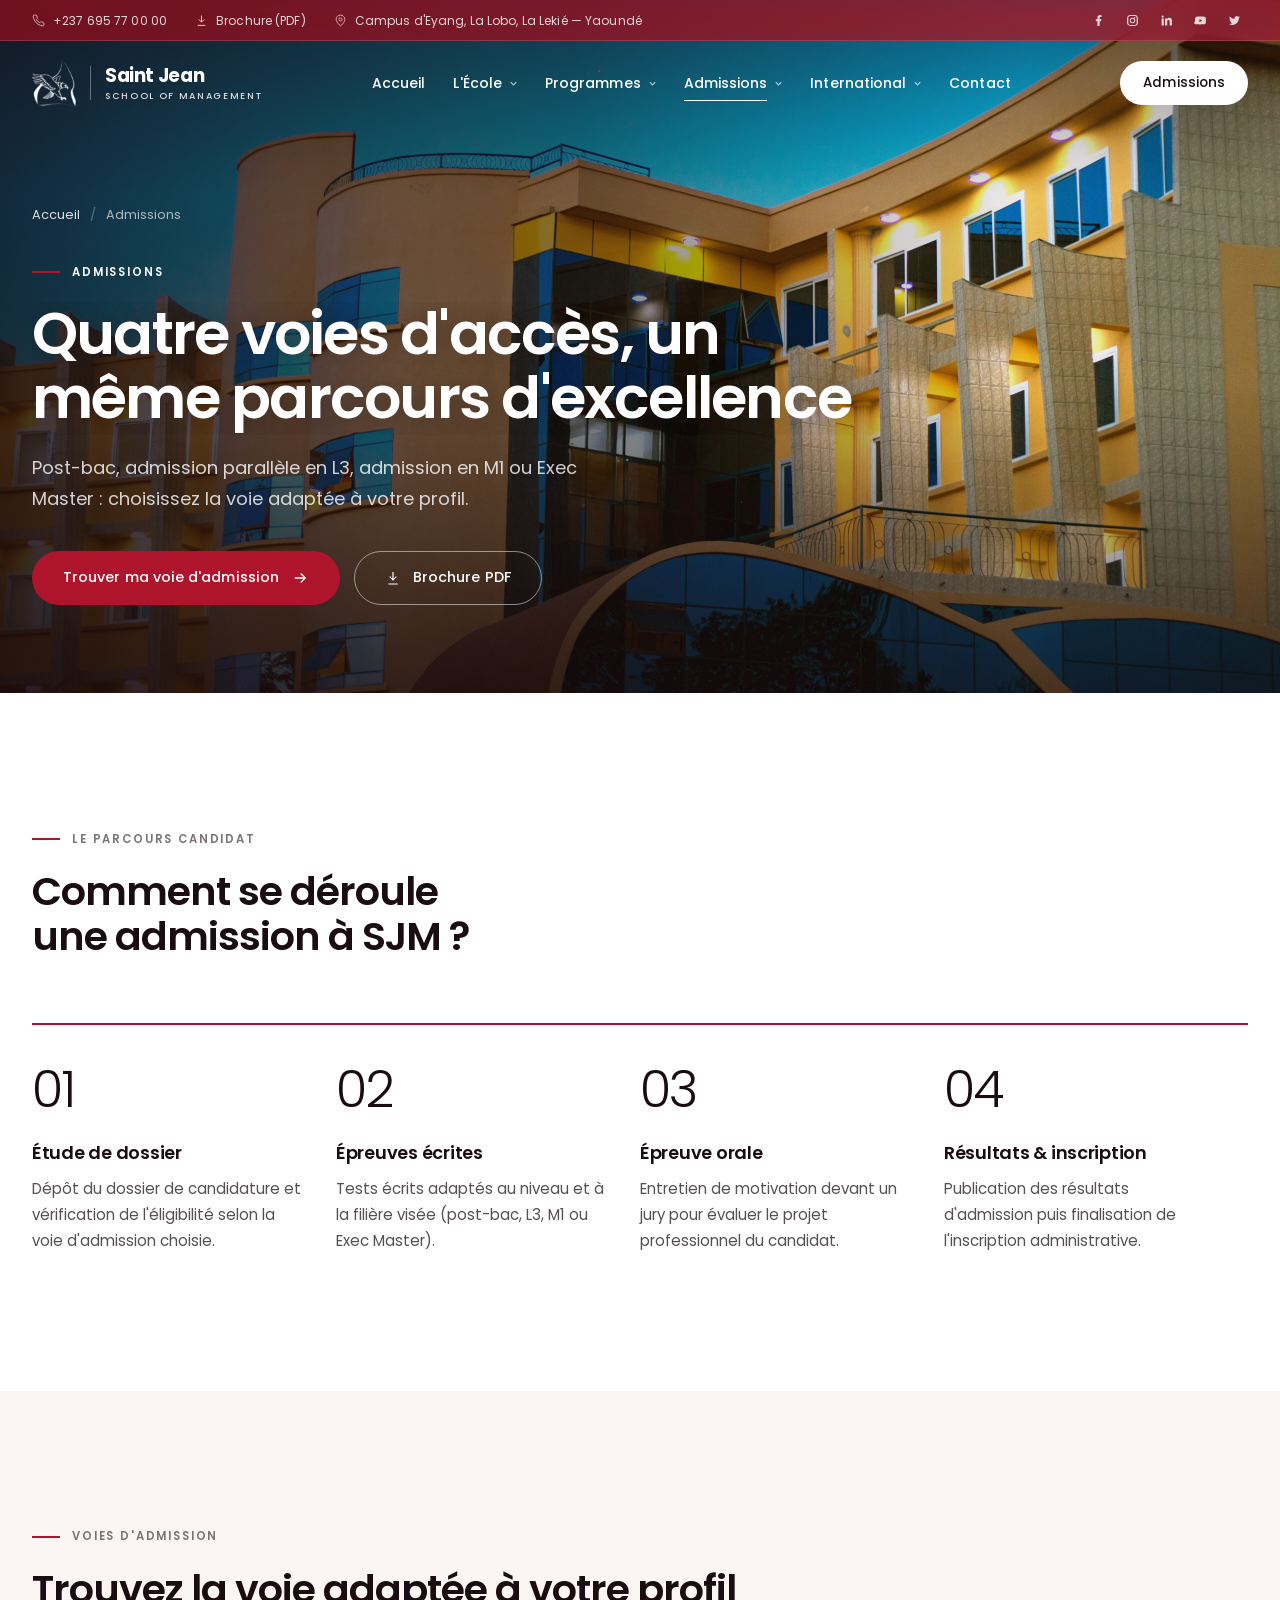
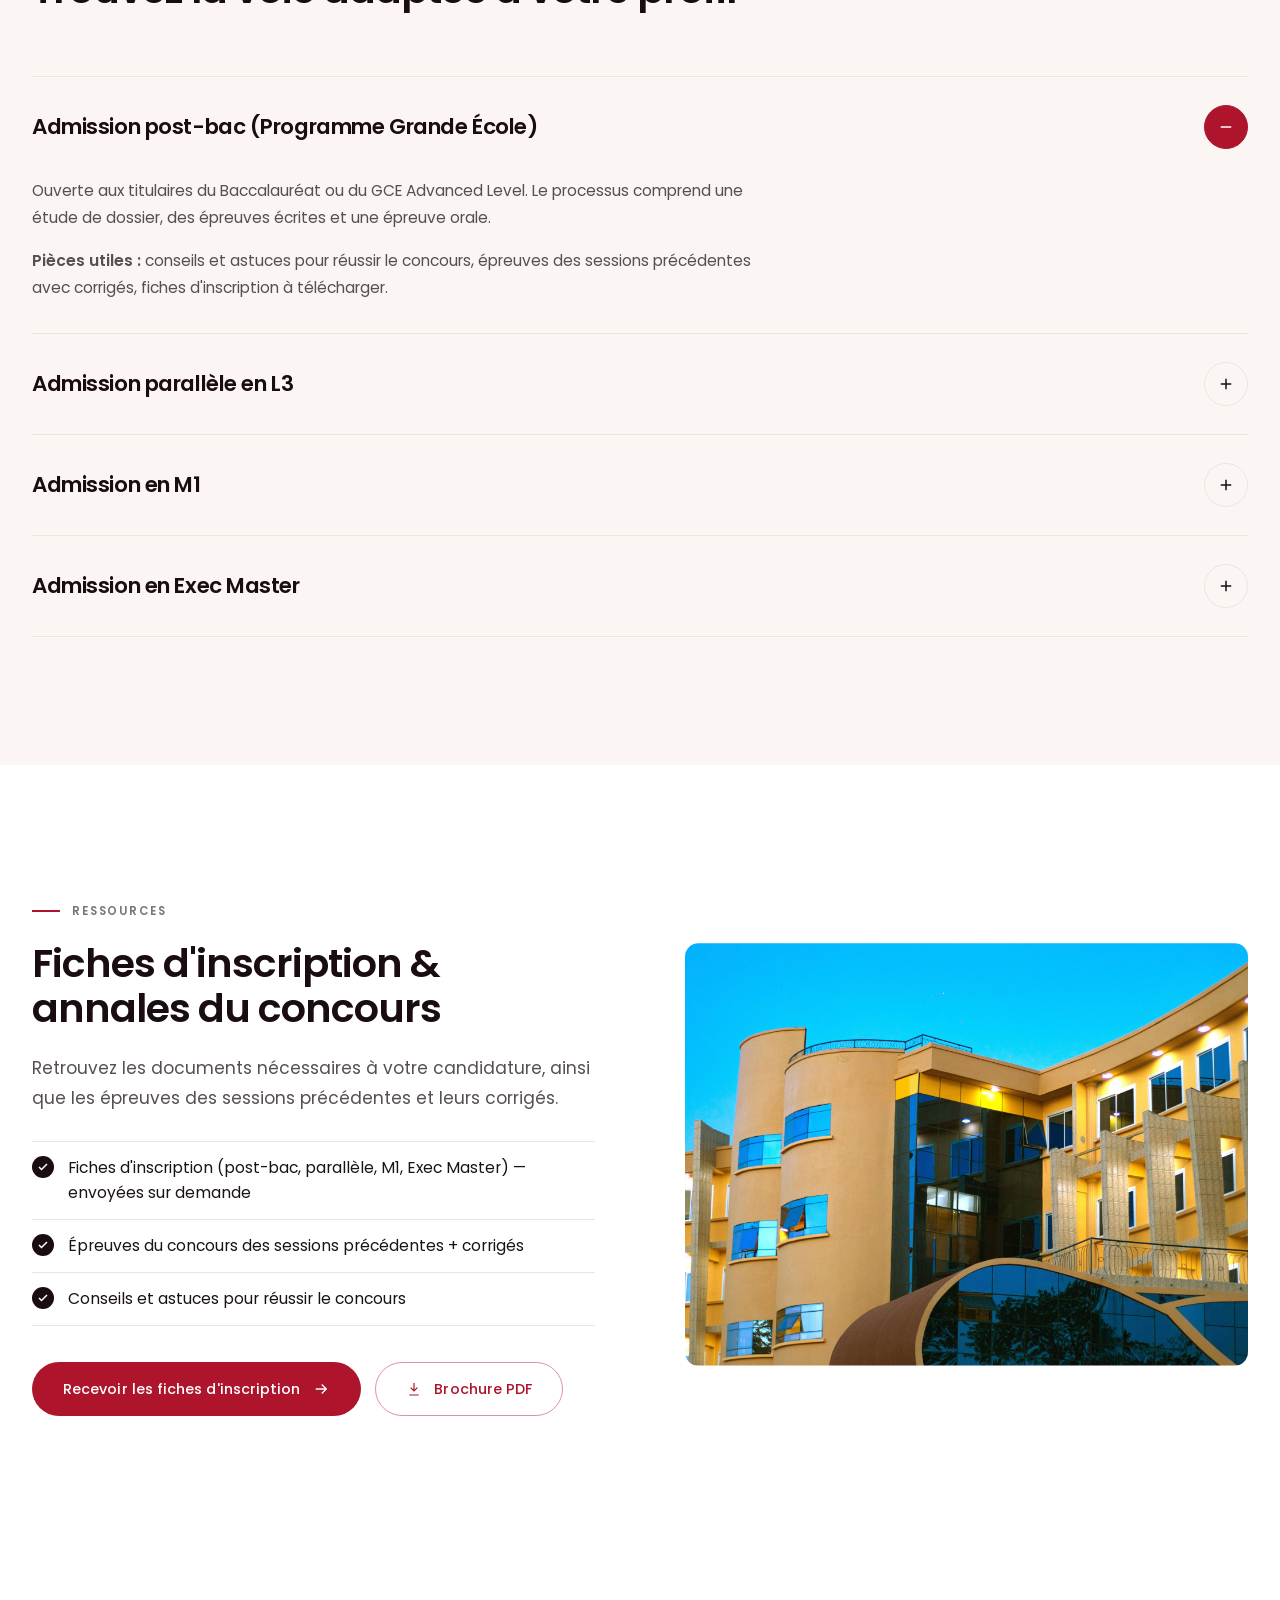
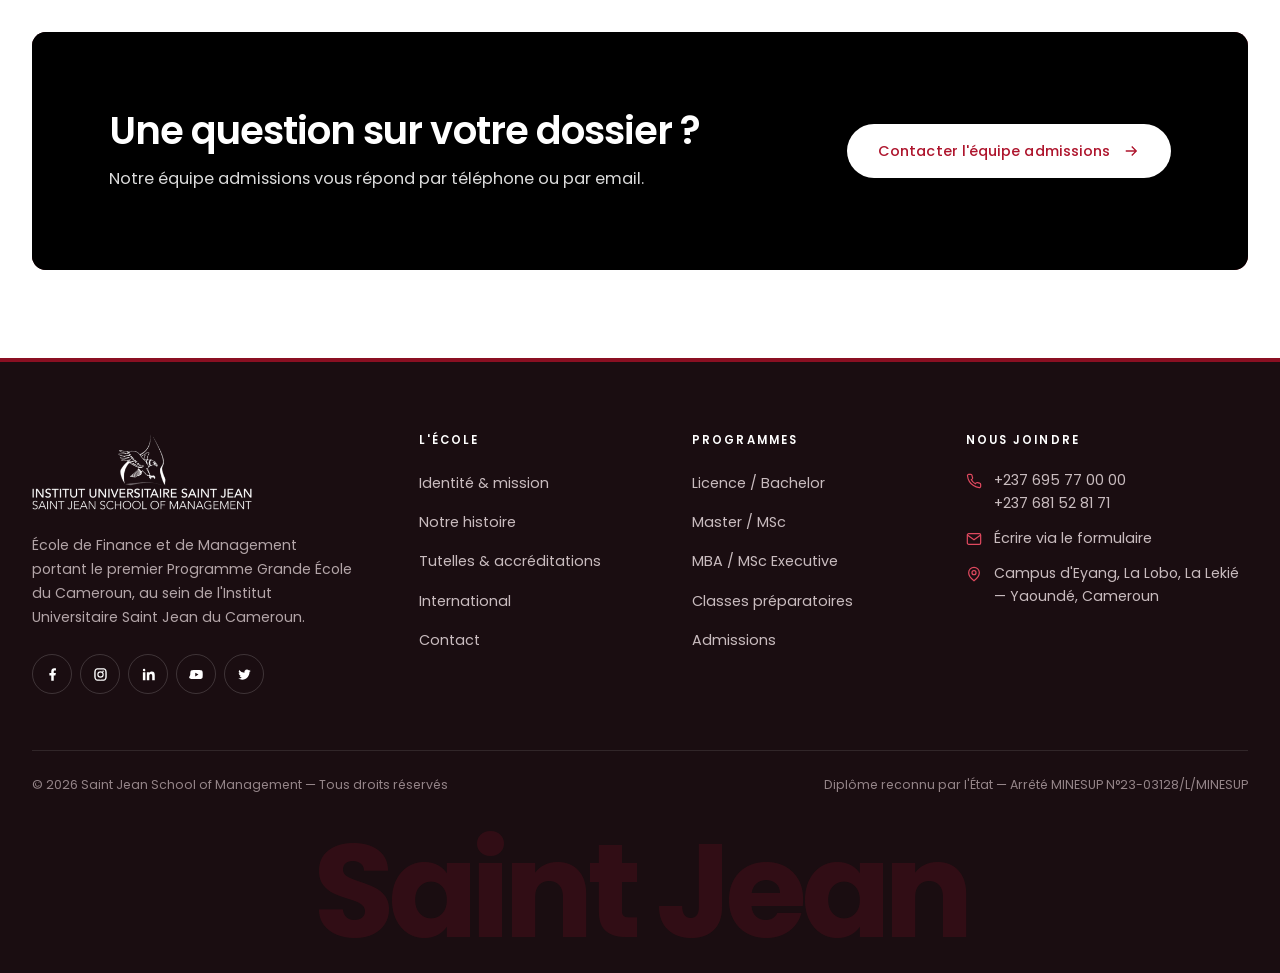
<file: admissions.html>
<!DOCTYPE html>
<html lang="fr">
<head>
<meta charset="UTF-8">
<meta name="viewport" content="width=device-width, initial-scale=1.0">
<title>Admissions | Saint Jean School of Management</title>
<meta name="description" content="Modalités d'admission à SJM : post-bac, admission parallèle en L3, admission en M1, Exec Master. Étude de dossiers, épreuves écrites et orales.">
<link rel="icon" href="assets/img/emblem-sjm.png">
<link rel="apple-touch-icon" href="assets/img/emblem-sjm.png">
<link rel="shortcut icon" href="favicon.ico">
<link rel="canonical" href="https://saint-jean-management.netlify.app/admissions.html">
<meta name="theme-color" content="#AE152D">
<meta property="og:type" content="website">
<meta property="og:site_name" content="Saint Jean School of Management">
<meta property="og:locale" content="fr_FR">
<meta property="og:url" content="https://saint-jean-management.netlify.app/admissions.html">
<meta property="og:title" content="Admissions | Saint Jean School of Management">
<meta property="og:description" content="Modalités d'admission à SJM : post-bac, admission parallèle en L3, admission en M1, Exec Master. Étude de dossiers, épreuves écrites et orales.">
<meta property="og:image" content="https://saint-jean-management.netlify.app/assets/img/hero-campus.jpg">
<meta name="twitter:card" content="summary_large_image">
<meta name="twitter:title" content="Admissions | Saint Jean School of Management">
<meta name="twitter:description" content="Modalités d'admission à SJM : post-bac, admission parallèle en L3, admission en M1, Exec Master. Étude de dossiers, épreuves écrites et orales.">
<meta name="twitter:image" content="https://saint-jean-management.netlify.app/assets/img/hero-campus.jpg">
<link rel="preconnect" href="https://fonts.googleapis.com">
<link rel="preconnect" href="https://fonts.gstatic.com" crossorigin>
<link href="https://fonts.googleapis.com/css2?family=Poppins:ital,wght@0,300;0,400;0,500;0,600;0,700;1,300;1,400&display=swap" rel="stylesheet">
<script>document.documentElement.classList.add('js');</script>
<link rel="stylesheet" href="css/style.css">
</head>
<body>
<a class="skip-link" href="#main">Aller au contenu</a>

<header class="site-header">
  <div class="header-top">
    <div class="container">
      <div class="header-top-left">
        <a href="tel:+237695770000"><svg viewBox="0 0 24 24" fill="none" stroke="currentColor" stroke-width="1.8"><path d="M22 16.9v3a2 2 0 0 1-2.2 2 19.8 19.8 0 0 1-8.6-3 19.5 19.5 0 0 1-6-6 19.8 19.8 0 0 1-3-8.7A2 2 0 0 1 4.1 2h3a2 2 0 0 1 2 1.7c.1 1 .3 2 .7 3a2 2 0 0 1-.4 2.1L8 10.1a16 16 0 0 0 6 6l1.3-1.3a2 2 0 0 1 2.1-.4c1 .4 2 .6 3 .7a2 2 0 0 1 1.6 2Z"/></svg>+237 695 77 00 00</a>
        <a href="assets/brochure-saint-jean-management.pdf" download><svg viewBox="0 0 24 24" fill="none" stroke="currentColor" stroke-width="1.8"><path d="M12 3v12M7 10l5 5 5-5M5 21h14"/></svg>Brochure (PDF)</a>
        <span class="ht-address"><svg viewBox="0 0 24 24" fill="none" stroke="currentColor" stroke-width="1.8"><path d="M20 10c0 6-8 12-8 12s-8-6-8-12a8 8 0 0 1 16 0Z"/><circle cx="12" cy="10" r="3"/></svg>Campus d'Eyang, La Lobo, La Lekié — Yaoundé</span>
      </div>
      <div class="header-top-right">
        <a href="https://www.facebook.com/saintjeanmanagement/" aria-label="Facebook" target="_blank" rel="noopener"><svg viewBox="0 0 24 24" fill="currentColor"><path d="M14 13.5h2.5l1-4H14v-2c0-1.03 0-2 2-2h1.5V2.14C17.17 2.1 15.95 2 14.66 2 11.98 2 10 3.66 10 6.7v2.8H7v4h3V22h4v-8.5z"/></svg></a>
        <a href="https://www.instagram.com/saint_jean_management_/" aria-label="Instagram" target="_blank" rel="noopener"><svg viewBox="0 0 24 24" fill="currentColor"><path d="M12 2c2.7 0 3.06.01 4.12.06 1.06.05 1.79.22 2.43.47.66.26 1.21.6 1.76 1.15.5.5.9 1.1 1.15 1.76.25.64.42 1.37.47 2.43C21.99 8.94 22 9.3 22 12c0 2.7-.01 3.06-.06 4.12-.05 1.06-.22 1.79-.47 2.43a4.9 4.9 0 0 1-1.15 1.76c-.5.5-1.1.9-1.76 1.15-.64.25-1.37.42-2.43.47-1.06.05-1.42.06-4.12.06-2.7 0-3.06-.01-4.12-.06-1.06-.05-1.79-.22-2.43-.47a4.9 4.9 0 0 1-1.76-1.15 4.9 4.9 0 0 1-1.15-1.76c-.25-.64-.42-1.37-.47-2.43C2.01 15.06 2 14.7 2 12c0-2.7.01-3.06.06-4.12.05-1.06.22-1.79.47-2.43.26-.66.6-1.21 1.15-1.76.5-.5 1.1-.9 1.76-1.15.64-.25 1.37-.42 2.43-.47C8.94 2.01 9.3 2 12 2m0 1.8c-2.67 0-2.99.01-4.04.06-.87.04-1.34.18-1.65.3-.42.16-.71.35-1.02.66-.31.31-.5.6-.66 1.02-.12.31-.26.78-.3 1.65C4.28 8.54 4.27 8.86 4.27 12s.01 3.46.06 4.51c.04.87.18 1.34.3 1.65.16.42.35.71.66 1.02.31.31.6.5 1.02.66.31.12.78.26 1.65.3 1.05.05 1.37.06 4.04.06s2.99-.01 4.04-.06c.87-.04 1.34-.18 1.65-.3.42-.16.71-.35 1.02-.66.31-.31.5-.6.66-1.02.12-.31.26-.78.3-1.65.05-1.05.06-1.37.06-4.51s-.01-3.46-.06-4.51c-.04-.87-.18-1.34-.3-1.65a2.7 2.7 0 0 0-.66-1.02 2.7 2.7 0 0 0-1.02-.66c-.31-.12-.78-.26-1.65-.3-1.05-.05-1.37-.06-4.04-.06M12 6.87A5.13 5.13 0 1 1 6.87 12 5.13 5.13 0 0 1 12 6.87m0 1.8a3.33 3.33 0 1 0 3.33 3.33A3.33 3.33 0 0 0 12 8.67m5.34-2.02a1.2 1.2 0 1 1-1.2-1.2 1.2 1.2 0 0 1 1.2 1.2"/></svg></a>
        <a href="https://www.linkedin.com/company/saint-jean-school-of-management" aria-label="LinkedIn" target="_blank" rel="noopener"><svg viewBox="0 0 24 24" fill="currentColor"><path d="M6.94 5a2 2 0 1 1-4-.02 2 2 0 0 1 4 .02M7 8.48H3V21h4zM13.32 8.48H9.34V21h3.94v-6.57c0-1.74.33-3.42 2.48-3.42 2.13 0 2.16 1.98 2.16 3.53V21H22v-7.9c0-3.45-.74-6.1-4.77-6.1-1.94 0-3.24 1.06-3.77 2.07h-.05z"/></svg></a>
        <a href="https://www.youtube.com/@saintjeanschoolofmanagemen8176" aria-label="YouTube" target="_blank" rel="noopener"><svg viewBox="0 0 24 24" fill="currentColor"><path d="m10 15 5.2-3L10 9v6Zm12-3c0 1.9-.2 3.8-.2 3.8s-.2 1.6-.8 2.3c-.8.9-1.7.9-2.1.9-3 .2-7.4.3-7.9.3s-4.9-.1-7.9-.3c-.4 0-1.3 0-2.1-.9-.6-.7-.8-2.3-.8-2.3S2 13.9 2 12s.2-3.8.2-3.8.2-1.6.8-2.3c.8-.9 1.7-.9 2.1-.9C8.1 4.8 12 4.7 12 4.7s3.9.1 6.9.3c.4 0 1.3 0 2.1.9.6.7.8 2.3.8 2.3S22 10.1 22 12Z"/></svg></a>
        <a href="https://twitter.com/stjeanmanagment" aria-label="X (Twitter)" target="_blank" rel="noopener"><svg viewBox="0 0 24 24" fill="currentColor"><path d="M22 5.9c-.7.3-1.5.5-2.3.7.8-.5 1.5-1.3 1.8-2.3-.8.5-1.7.8-2.6 1a4.1 4.1 0 0 0-7 3.7A11.6 11.6 0 0 1 3.4 4.6a4.1 4.1 0 0 0 1.3 5.5c-.7 0-1.3-.2-1.9-.5v.1c0 2 1.4 3.6 3.3 4a4.1 4.1 0 0 1-1.9.1c.5 1.6 2 2.8 3.8 2.9A8.2 8.2 0 0 1 2 18.4a11.6 11.6 0 0 0 6.3 1.8c7.5 0 11.7-6.3 11.7-11.7v-.5c.8-.6 1.5-1.3 2-2.1"/></svg></a>
      </div>
    </div>
  </div>

  <div class="container navbar">
    <a href="index.html" class="brand" aria-label="Saint Jean School of Management — Accueil">
      <span class="brand-emblem">
        <img class="logo-light" src="assets/img/emblem-sjm-white.png" alt="" width="261" height="288" decoding="async">
        <img class="logo-dark" src="assets/img/emblem-sjm.png" alt="" width="261" height="288" decoding="async">
      </span>
      <span class="brand-text"><strong>Saint Jean</strong><span>School of Management</span></span>
    </a>

    <nav class="main-nav" id="main-nav" aria-label="Navigation principale">
      <a href="index.html" class="nav-top-link">Accueil</a>
      <div class="nav-item">
        <div class="nav-top-row">
          <a href="ecole.html" class="nav-top-link">L'École</a>
          <button class="nav-caret-btn" aria-label="Sous-menu L'École" aria-expanded="false"><svg class="nav-caret" viewBox="0 0 24 24" fill="none" stroke="currentColor" stroke-width="2.5"><path d="m6 9 6 6 6-6"/></svg></button>
        </div>
        <div class="dropdown-panel">
          <a href="ecole.html#mission">Identité, Mission, Vision</a>
          <a href="ecole.html#histoire">Notre histoire</a>
          <a href="ecole.html#tutelles">Tutelles &amp; accréditations</a>
        </div>
      </div>
      <div class="nav-item">
        <div class="nav-top-row">
          <a href="programmes.html" class="nav-top-link">Programmes</a>
          <button class="nav-caret-btn" aria-label="Sous-menu Programmes" aria-expanded="false"><svg class="nav-caret" viewBox="0 0 24 24" fill="none" stroke="currentColor" stroke-width="2.5"><path d="m6 9 6 6 6-6"/></svg></button>
        </div>
        <div class="dropdown-panel">
          <a href="programmes.html#grande-ecole">Programme Grande École</a>
          <a href="programmes.html#executive">Programme Executive (MBA/MSc)</a>
          <a href="programmes.html#prepa">Classes préparatoires</a>
        </div>
      </div>
      <div class="nav-item">
        <div class="nav-top-row">
          <a href="admissions.html" class="nav-top-link">Admissions</a>
          <button class="nav-caret-btn" aria-label="Sous-menu Admissions" aria-expanded="false"><svg class="nav-caret" viewBox="0 0 24 24" fill="none" stroke="currentColor" stroke-width="2.5"><path d="m6 9 6 6 6-6"/></svg></button>
        </div>
        <div class="dropdown-panel">
          <a href="admissions.html#post-bac">Admission post-bac</a>
          <a href="admissions.html#parallele-l3">Admission parallèle L3</a>
          <a href="admissions.html#m1">Admission en M1</a>
          <a href="admissions.html#exec-master">Admission Exec Master</a>
        </div>
      </div>
      <div class="nav-item">
        <div class="nav-top-row">
          <a href="international.html" class="nav-top-link">International</a>
          <button class="nav-caret-btn" aria-label="Sous-menu International" aria-expanded="false"><svg class="nav-caret" viewBox="0 0 24 24" fill="none" stroke="currentColor" stroke-width="2.5"><path d="m6 9 6 6 6-6"/></svg></button>
        </div>
        <div class="dropdown-panel">
          <a href="international.html#partenaires">Partenaires dans le monde</a>
          <a href="international.html#mobilite">Mobilité internationale</a>
          <a href="international.html#parcours">Parcours international</a>
        </div>
      </div>
      <a href="contact.html" class="nav-top-link">Contact</a>
      <a href="admissions.html" class="btn btn-primary nav-mobile-cta">Comment candidater</a>
    </nav>

    <div class="nav-cta">
      <a href="admissions.html" class="btn btn-primary btn-sm"><span class="txt-full">Admissions</span><span class="txt-short">Admissions</span></a>
      <button class="nav-toggle" aria-label="Ouvrir le menu" aria-expanded="false" aria-controls="main-nav">
        <span></span><span></span><span></span>
      </button>
    </div>
  </div>
</header>

<main id="main">

  <section class="page-hero page-hero--admissions">
    <div class="container">
      <div class="breadcrumb" data-intro style="--i:0"><a href="index.html">Accueil</a><span aria-hidden="true">/</span><span aria-current="page">Admissions</span></div>
      <span class="eyebrow" data-intro style="--i:1">Admissions</span>
      <h1><span class="line"><span style="--i:2">Quatre voies d'accès, un même parcours d'excellence</span></span></h1>
      <p data-intro style="--i:4">Post-bac, admission parallèle en L3, admission en M1 ou Exec Master&nbsp;: choisissez la voie adaptée à votre profil.</p>
      <div class="hero-actions" data-intro style="--i:5">
        <a href="#voies" class="btn btn-primary">Trouver ma voie d'admission <svg class="btn-arrow" viewBox="0 0 24 24" fill="none" stroke="currentColor" stroke-width="1.8"><path d="M5 12h14M13 6l6 6-6 6"/></svg></a>
        <a href="assets/brochure-saint-jean-management.pdf" class="btn btn-ghost-light" download><svg viewBox="0 0 24 24" fill="none" stroke="currentColor" stroke-width="1.8"><path d="M12 3v12M7 10l5 5 5-5M5 21h14"/></svg> Brochure PDF</a>
      </div>
    </div>
  </section>

  <!-- ETAPES -->
  <section class="section">
    <div class="container">
      <div class="section-head">
        <span class="eyebrow">Le parcours candidat</span>
        <h2 data-split>Comment se déroule une admission à SJM&nbsp;?</h2>
      </div>
      <div class="steps">
        <div class="step" data-animate>
          <div class="step-num">1</div>
          <h3>Étude de dossier</h3>
          <p>Dépôt du dossier de candidature et vérification de l'éligibilité selon la voie d'admission choisie.</p>
        </div>
        <div class="step" data-animate data-delay="1">
          <div class="step-num">2</div>
          <h3>Épreuves écrites</h3>
          <p>Tests écrits adaptés au niveau et à la filière visée (post-bac, L3, M1 ou Exec Master).</p>
        </div>
        <div class="step" data-animate data-delay="2">
          <div class="step-num">3</div>
          <h3>Épreuve orale</h3>
          <p>Entretien de motivation devant un jury pour évaluer le projet professionnel du candidat.</p>
        </div>
        <div class="step" data-animate data-delay="3">
          <div class="step-num">4</div>
          <h3>Résultats &amp; inscription</h3>
          <p>Publication des résultats d'admission puis finalisation de l'inscription administrative.</p>
        </div>
      </div>
    </div>
  </section>

  <!-- VOIES D'ADMISSION - ACCORDEON -->
  <section class="section section--cream" id="voies">
    <div class="container">
      <div class="section-head">
        <span class="eyebrow">Voies d'admission</span>
        <h2 data-split>Trouvez la voie adaptée à votre profil</h2>
      </div>

      <div class="accordion" data-animate>
        <div class="accordion-item open" id="post-bac">
          <button class="accordion-trigger">
            Admission post-bac (Programme Grande École)
            <svg viewBox="0 0 24 24" fill="none" stroke="currentColor" stroke-width="2"><line x1="5" y1="12" x2="19" y2="12"/><line class="accordion-icon-v" x1="12" y1="5" x2="12" y2="19"/></svg>
          </button>
          <div class="accordion-panel">
            <div class="accordion-panel-inner">
              <p>Ouverte aux titulaires du Baccalauréat ou du GCE Advanced Level. Le processus comprend une étude de dossier, des épreuves écrites et une épreuve orale.</p>
              <p><strong>Pièces utiles&nbsp;:</strong> conseils et astuces pour réussir le concours, épreuves des sessions précédentes avec corrigés, fiches d'inscription à télécharger.</p>
            </div>
          </div>
        </div>
        <div class="accordion-item" id="parallele-l3">
          <button class="accordion-trigger">
            Admission parallèle en L3
            <svg viewBox="0 0 24 24" fill="none" stroke="currentColor" stroke-width="2"><line x1="5" y1="12" x2="19" y2="12"/><line class="accordion-icon-v" x1="12" y1="5" x2="12" y2="19"/></svg>
          </button>
          <div class="accordion-panel">
            <div class="accordion-panel-inner">
              <p>Réservée aux étudiants justifiant d'une validation de 2 années d'études supérieures (BTS, DUT, Licence 2...) souhaitant intégrer directement la 3ᵉ année du Programme Grande École.</p>
            </div>
          </div>
        </div>
        <div class="accordion-item" id="m1">
          <button class="accordion-trigger">
            Admission en M1
            <svg viewBox="0 0 24 24" fill="none" stroke="currentColor" stroke-width="2"><line x1="5" y1="12" x2="19" y2="12"/><line class="accordion-icon-v" x1="12" y1="5" x2="12" y2="19"/></svg>
          </button>
          <div class="accordion-panel">
            <div class="accordion-panel-inner">
              <p>Pour les titulaires d'une Licence (ou équivalent Bac+3) souhaitant intégrer directement le 2ᵉ cycle Master / MSc du Programme Grande École.</p>
            </div>
          </div>
        </div>
        <div class="accordion-item" id="exec-master">
          <button class="accordion-trigger">
            Admission en Exec Master
            <svg viewBox="0 0 24 24" fill="none" stroke="currentColor" stroke-width="2"><line x1="5" y1="12" x2="19" y2="12"/><line class="accordion-icon-v" x1="12" y1="5" x2="12" y2="19"/></svg>
          </button>
          <div class="accordion-panel">
            <div class="accordion-panel-inner">
              <p>Ouverte aux entreprises et aux professionnels détenteurs d'un Master, ou d'au moins une Licence LMD avec une expérience professionnelle significative, dans le cadre du Programme Executive (MBA/MSc).</p>
            </div>
          </div>
        </div>
      </div>
    </div>
  </section>

  <!-- FICHES D'INSCRIPTION -->
  <section class="section" id="fiches">
    <div class="container split">
      <div data-animate>
        <span class="eyebrow">Ressources</span>
        <h2>Fiches d'inscription &amp; annales du concours</h2>
        <p class="lede">Retrouvez les documents nécessaires à votre candidature, ainsi que les épreuves des sessions précédentes et leurs corrigés.</p>
        <ul class="check-list">
          <li><svg viewBox="0 0 24 24" fill="none" stroke="currentColor" stroke-width="2"><path d="M20 6 9 17l-5-5"/></svg> Fiches d'inscription (post-bac, parallèle, M1, Exec Master) — envoyées sur demande</li>
          <li><svg viewBox="0 0 24 24" fill="none" stroke="currentColor" stroke-width="2"><path d="M20 6 9 17l-5-5"/></svg> Épreuves du concours des sessions précédentes + corrigés</li>
          <li><svg viewBox="0 0 24 24" fill="none" stroke="currentColor" stroke-width="2"><path d="M20 6 9 17l-5-5"/></svg> Conseils et astuces pour réussir le concours</li>
        </ul>
        <div class="cta-actions"><a href="contact.html?sujet=fiches#contact-form" class="btn btn-primary">Recevoir les fiches d'inscription <svg class="btn-arrow" viewBox="0 0 24 24" fill="none" stroke="currentColor" stroke-width="1.8"><path d="M5 12h14M13 6l6 6-6 6"/></svg></a><a href="assets/brochure-saint-jean-management.pdf" class="btn btn-outline" download><svg viewBox="0 0 24 24" fill="none" stroke="currentColor" stroke-width="1.8"><path d="M12 3v12M7 10l5 5 5-5M5 21h14"/></svg> Brochure PDF</a></div>
      </div>
      <div class="split-media">
          <div class="media-frame media-frame--wide" data-reveal>
            <img src="assets/img/hero-campus.jpg" alt="Campus de Saint Jean School of Management" width="2000" height="1335" loading="lazy" decoding="async">
          </div>
        </div>
    </div>
  </section>

  <section class="section--tight">
    <div class="container">
      <div class="cta-banner" data-animate>
        <div>
          <h2>Une question sur votre dossier&nbsp;?</h2>
          <p>Notre équipe admissions vous répond par téléphone ou par email.</p>
        </div>
        <a href="contact.html" class="btn btn-white" data-magnetic>Contacter l'équipe admissions <svg class="btn-arrow" viewBox="0 0 24 24" fill="none" stroke="currentColor" stroke-width="1.8"><path d="M5 12h14M13 6l6 6-6 6"/></svg></a>
      </div>
    </div>
  </section>

</main>

<footer class="site-footer">
  <div class="container footer-top">
    <div class="footer-brand">
      <img src="assets/img/logo-sjm-white.png" alt="Institut Universitaire Saint Jean — Saint Jean School of Management" width="403" height="140" loading="lazy" decoding="async">
      <p>École de Finance et de Management portant le premier Programme Grande École du Cameroun, au sein de l'Institut Universitaire Saint Jean du Cameroun.</p>
      <div class="footer-social">
        <a href="https://www.facebook.com/saintjeanmanagement/" aria-label="Facebook" target="_blank" rel="noopener"><svg viewBox="0 0 24 24" fill="currentColor"><path d="M14 13.5h2.5l1-4H14v-2c0-1.03 0-2 2-2h1.5V2.14C17.17 2.1 15.95 2 14.66 2 11.98 2 10 3.66 10 6.7v2.8H7v4h3V22h4v-8.5z"/></svg></a>
        <a href="https://www.instagram.com/saint_jean_management_/" aria-label="Instagram" target="_blank" rel="noopener"><svg viewBox="0 0 24 24" fill="currentColor"><path d="M12 2c2.7 0 3.06.01 4.12.06 1.06.05 1.79.22 2.43.47.66.26 1.21.6 1.76 1.15.5.5.9 1.1 1.15 1.76.25.64.42 1.37.47 2.43C21.99 8.94 22 9.3 22 12c0 2.7-.01 3.06-.06 4.12-.05 1.06-.22 1.79-.47 2.43a4.9 4.9 0 0 1-1.15 1.76c-.5.5-1.1.9-1.76 1.15-.64.25-1.37.42-2.43.47-1.06.05-1.42.06-4.12.06-2.7 0-3.06-.01-4.12-.06-1.06-.05-1.79-.22-2.43-.47a4.9 4.9 0 0 1-1.76-1.15 4.9 4.9 0 0 1-1.15-1.76c-.25-.64-.42-1.37-.47-2.43C2.01 15.06 2 14.7 2 12c0-2.7.01-3.06.06-4.12.05-1.06.22-1.79.47-2.43.26-.66.6-1.21 1.15-1.76.5-.5 1.1-.9 1.76-1.15.64-.25 1.37-.42 2.43-.47C8.94 2.01 9.3 2 12 2m0 1.8c-2.67 0-2.99.01-4.04.06-.87.04-1.34.18-1.65.3-.42.16-.71.35-1.02.66-.31.31-.5.6-.66 1.02-.12.31-.26.78-.3 1.65C4.28 8.54 4.27 8.86 4.27 12s.01 3.46.06 4.51c.04.87.18 1.34.3 1.65.16.42.35.71.66 1.02.31.31.6.5 1.02.66.31.12.78.26 1.65.3 1.05.05 1.37.06 4.04.06s2.99-.01 4.04-.06c.87-.04 1.34-.18 1.65-.3.42-.16.71-.35 1.02-.66.31-.31.5-.6.66-1.02.12-.31.26-.78.3-1.65.05-1.05.06-1.37.06-4.51s-.01-3.46-.06-4.51c-.04-.87-.18-1.34-.3-1.65a2.7 2.7 0 0 0-.66-1.02 2.7 2.7 0 0 0-1.02-.66c-.31-.12-.78-.26-1.65-.3-1.05-.05-1.37-.06-4.04-.06M12 6.87A5.13 5.13 0 1 1 6.87 12 5.13 5.13 0 0 1 12 6.87m0 1.8a3.33 3.33 0 1 0 3.33 3.33A3.33 3.33 0 0 0 12 8.67m5.34-2.02a1.2 1.2 0 1 1-1.2-1.2 1.2 1.2 0 0 1 1.2 1.2"/></svg></a>
        <a href="https://www.linkedin.com/company/saint-jean-school-of-management" aria-label="LinkedIn" target="_blank" rel="noopener"><svg viewBox="0 0 24 24" fill="currentColor"><path d="M6.94 5a2 2 0 1 1-4-.02 2 2 0 0 1 4 .02M7 8.48H3V21h4zM13.32 8.48H9.34V21h3.94v-6.57c0-1.74.33-3.42 2.48-3.42 2.13 0 2.16 1.98 2.16 3.53V21H22v-7.9c0-3.45-.74-6.1-4.77-6.1-1.94 0-3.24 1.06-3.77 2.07h-.05z"/></svg></a>
        <a href="https://www.youtube.com/@saintjeanschoolofmanagemen8176" aria-label="YouTube" target="_blank" rel="noopener"><svg viewBox="0 0 24 24" fill="currentColor"><path d="m10 15 5.2-3L10 9v6Zm12-3c0 1.9-.2 3.8-.2 3.8s-.2 1.6-.8 2.3c-.8.9-1.7.9-2.1.9-3 .2-7.4.3-7.9.3s-4.9-.1-7.9-.3c-.4 0-1.3 0-2.1-.9-.6-.7-.8-2.3-.8-2.3S2 13.9 2 12s.2-3.8.2-3.8.2-1.6.8-2.3c.8-.9 1.7-.9 2.1-.9C8.1 4.8 12 4.7 12 4.7s3.9.1 6.9.3c.4 0 1.3 0 2.1.9.6.7.8 2.3.8 2.3S22 10.1 22 12Z"/></svg></a>
        <a href="https://twitter.com/stjeanmanagment" aria-label="X (Twitter)" target="_blank" rel="noopener"><svg viewBox="0 0 24 24" fill="currentColor"><path d="M22 5.9c-.7.3-1.5.5-2.3.7.8-.5 1.5-1.3 1.8-2.3-.8.5-1.7.8-2.6 1a4.1 4.1 0 0 0-7 3.7A11.6 11.6 0 0 1 3.4 4.6a4.1 4.1 0 0 0 1.3 5.5c-.7 0-1.3-.2-1.9-.5v.1c0 2 1.4 3.6 3.3 4a4.1 4.1 0 0 1-1.9.1c.5 1.6 2 2.8 3.8 2.9A8.2 8.2 0 0 1 2 18.4a11.6 11.6 0 0 0 6.3 1.8c7.5 0 11.7-6.3 11.7-11.7v-.5c.8-.6 1.5-1.3 2-2.1"/></svg></a>
      </div>
    </div>
    <div class="footer-col">
      <h4>L'École</h4>
      <ul>
        <li><a href="ecole.html#mission">Identité &amp; mission</a></li>
        <li><a href="ecole.html#histoire">Notre histoire</a></li>
        <li><a href="ecole.html#tutelles">Tutelles &amp; accréditations</a></li>
        <li><a href="international.html">International</a></li>
        <li><a href="contact.html">Contact</a></li>
      </ul>
    </div>
    <div class="footer-col">
      <h4>Programmes</h4>
      <ul>
        <li><a href="programmes.html#grande-ecole">Licence / Bachelor</a></li>
        <li><a href="programmes.html#grande-ecole">Master / MSc</a></li>
        <li><a href="programmes.html#executive">MBA / MSc Executive</a></li>
        <li><a href="programmes.html#prepa">Classes préparatoires</a></li>
        <li><a href="admissions.html">Admissions</a></li>
      </ul>
    </div>
    <div class="footer-col">
      <h4>Nous joindre</h4>
      <ul class="footer-contact">
        <li><svg viewBox="0 0 24 24" fill="none" stroke="currentColor" stroke-width="1.8"><path d="M22 16.9v3a2 2 0 0 1-2.2 2 19.8 19.8 0 0 1-8.6-3 19.5 19.5 0 0 1-6-6 19.8 19.8 0 0 1-3-8.7A2 2 0 0 1 4.1 2h3a2 2 0 0 1 2 1.7c.1 1 .3 2 .7 3a2 2 0 0 1-.4 2.1L8 10.1a16 16 0 0 0 6 6l1.3-1.3a2 2 0 0 1 2.1-.4c1 .4 2 .6 3 .7a2 2 0 0 1 1.6 2Z"/></svg><span><a href="tel:+237695770000">+237 695 77 00 00</a><br><a href="tel:+237681528171">+237 681 52 81 71</a></span></li>
        <li><svg viewBox="0 0 24 24" fill="none" stroke="currentColor" stroke-width="1.8"><rect x="2" y="4" width="20" height="16" rx="2"/><path d="m22 6-10 7L2 6"/></svg><span><a href="contact.html#contact-form">Écrire via le formulaire</a></span></li>
        <li><svg viewBox="0 0 24 24" fill="none" stroke="currentColor" stroke-width="1.8"><path d="M20 10c0 6-8 12-8 12s-8-6-8-12a8 8 0 0 1 16 0Z"/><circle cx="12" cy="10" r="3"/></svg><span>Campus d'Eyang, La Lobo, La Lekié — Yaoundé, Cameroun</span></li>
      </ul>
    </div>
  </div>
  <div class="container footer-bottom">
    <span>© <span data-year>2026</span> Saint Jean School of Management — Tous droits réservés</span>
    <span>Diplôme reconnu par l'État — Arrêté MINESUP N°23-03128/L/MINESUP</span>
  </div>
  <div class="footer-wordmark" aria-hidden="true">Saint Jean</div>
</footer>

<script src="js/main.js"></script>
</body>
</html>
</file>
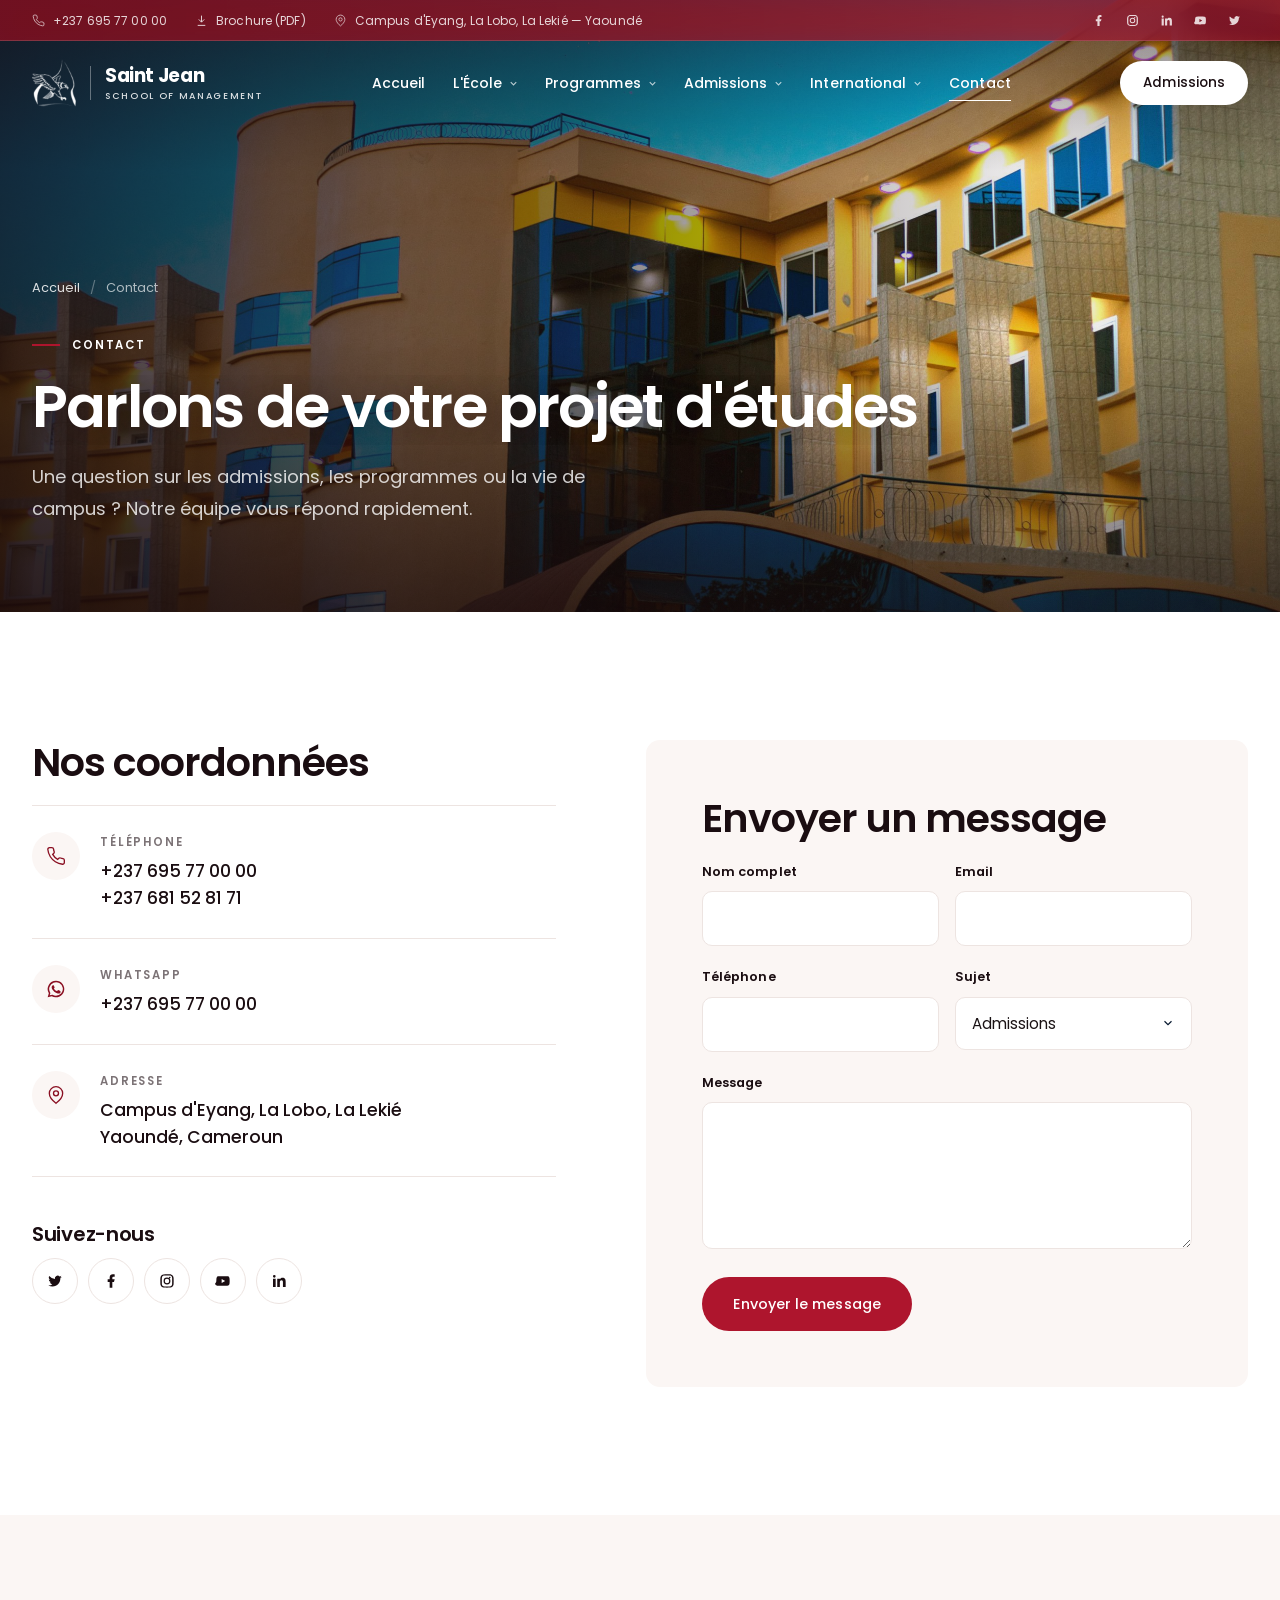
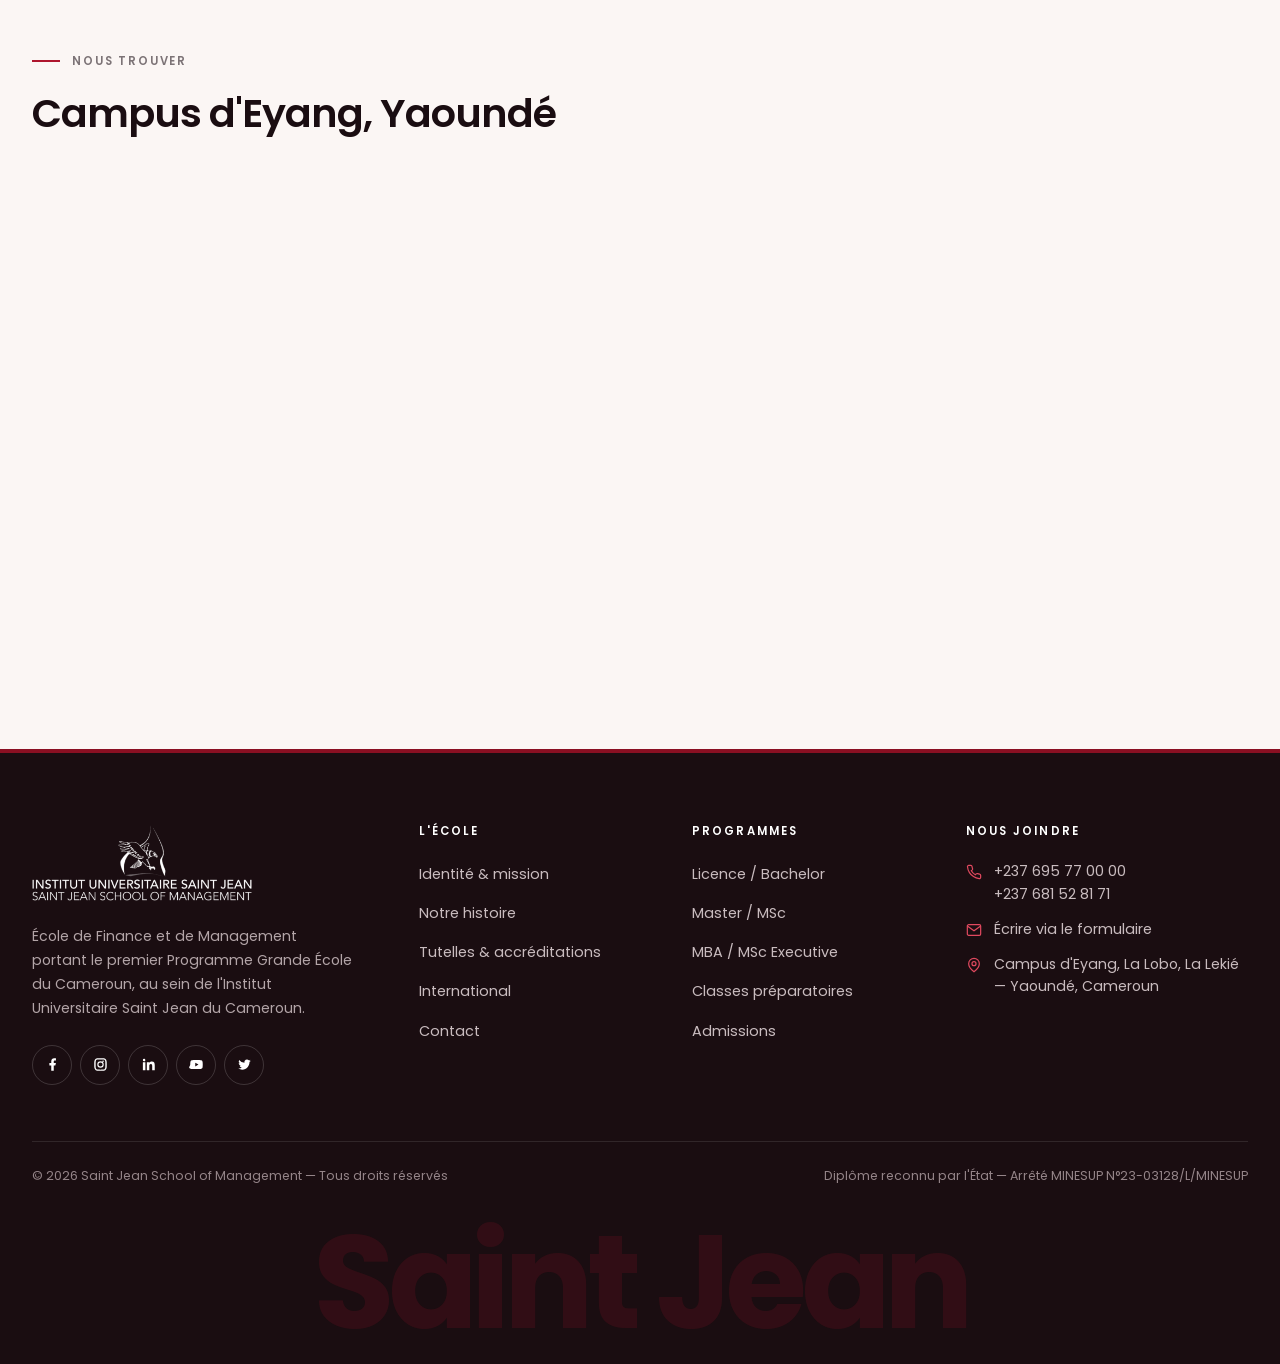
<file: contact.html>
<!DOCTYPE html>
<html lang="fr">
<head>
<meta charset="UTF-8">
<meta name="viewport" content="width=device-width, initial-scale=1.0">
<title>Contact | Saint Jean School of Management</title>
<meta name="description" content="Contactez Saint Jean School of Management — Campus d'Eyang, Yaoundé. Téléphone, email et formulaire de contact.">
<link rel="icon" href="assets/img/emblem-sjm.png">
<link rel="apple-touch-icon" href="assets/img/emblem-sjm.png">
<link rel="shortcut icon" href="favicon.ico">
<link rel="canonical" href="https://saint-jean-management.netlify.app/contact.html">
<meta name="theme-color" content="#AE152D">
<meta property="og:type" content="website">
<meta property="og:site_name" content="Saint Jean School of Management">
<meta property="og:locale" content="fr_FR">
<meta property="og:url" content="https://saint-jean-management.netlify.app/contact.html">
<meta property="og:title" content="Contact | Saint Jean School of Management">
<meta property="og:description" content="Contactez Saint Jean School of Management — Campus d'Eyang, Yaoundé. Téléphone, email et formulaire de contact.">
<meta property="og:image" content="https://saint-jean-management.netlify.app/assets/img/hero-campus.jpg">
<meta name="twitter:card" content="summary_large_image">
<meta name="twitter:title" content="Contact | Saint Jean School of Management">
<meta name="twitter:description" content="Contactez Saint Jean School of Management — Campus d'Eyang, Yaoundé. Téléphone, email et formulaire de contact.">
<meta name="twitter:image" content="https://saint-jean-management.netlify.app/assets/img/hero-campus.jpg">
<link rel="preconnect" href="https://fonts.googleapis.com">
<link rel="preconnect" href="https://fonts.gstatic.com" crossorigin>
<link href="https://fonts.googleapis.com/css2?family=Poppins:ital,wght@0,300;0,400;0,500;0,600;0,700;1,300;1,400&display=swap" rel="stylesheet">
<script>document.documentElement.classList.add('js');</script>
<link rel="stylesheet" href="css/style.css">
</head>
<body>
<a class="skip-link" href="#main">Aller au contenu</a>

<header class="site-header">
  <div class="header-top">
    <div class="container">
      <div class="header-top-left">
        <a href="tel:+237695770000"><svg viewBox="0 0 24 24" fill="none" stroke="currentColor" stroke-width="1.8"><path d="M22 16.9v3a2 2 0 0 1-2.2 2 19.8 19.8 0 0 1-8.6-3 19.5 19.5 0 0 1-6-6 19.8 19.8 0 0 1-3-8.7A2 2 0 0 1 4.1 2h3a2 2 0 0 1 2 1.7c.1 1 .3 2 .7 3a2 2 0 0 1-.4 2.1L8 10.1a16 16 0 0 0 6 6l1.3-1.3a2 2 0 0 1 2.1-.4c1 .4 2 .6 3 .7a2 2 0 0 1 1.6 2Z"/></svg>+237 695 77 00 00</a>
        <a href="assets/brochure-saint-jean-management.pdf" download><svg viewBox="0 0 24 24" fill="none" stroke="currentColor" stroke-width="1.8"><path d="M12 3v12M7 10l5 5 5-5M5 21h14"/></svg>Brochure (PDF)</a>
        <span class="ht-address"><svg viewBox="0 0 24 24" fill="none" stroke="currentColor" stroke-width="1.8"><path d="M20 10c0 6-8 12-8 12s-8-6-8-12a8 8 0 0 1 16 0Z"/><circle cx="12" cy="10" r="3"/></svg>Campus d'Eyang, La Lobo, La Lekié — Yaoundé</span>
      </div>
      <div class="header-top-right">
        <a href="https://www.facebook.com/saintjeanmanagement/" aria-label="Facebook" target="_blank" rel="noopener"><svg viewBox="0 0 24 24" fill="currentColor"><path d="M14 13.5h2.5l1-4H14v-2c0-1.03 0-2 2-2h1.5V2.14C17.17 2.1 15.95 2 14.66 2 11.98 2 10 3.66 10 6.7v2.8H7v4h3V22h4v-8.5z"/></svg></a>
        <a href="https://www.instagram.com/saint_jean_management_/" aria-label="Instagram" target="_blank" rel="noopener"><svg viewBox="0 0 24 24" fill="currentColor"><path d="M12 2c2.7 0 3.06.01 4.12.06 1.06.05 1.79.22 2.43.47.66.26 1.21.6 1.76 1.15.5.5.9 1.1 1.15 1.76.25.64.42 1.37.47 2.43C21.99 8.94 22 9.3 22 12c0 2.7-.01 3.06-.06 4.12-.05 1.06-.22 1.79-.47 2.43a4.9 4.9 0 0 1-1.15 1.76c-.5.5-1.1.9-1.76 1.15-.64.25-1.37.42-2.43.47-1.06.05-1.42.06-4.12.06-2.7 0-3.06-.01-4.12-.06-1.06-.05-1.79-.22-2.43-.47a4.9 4.9 0 0 1-1.76-1.15 4.9 4.9 0 0 1-1.15-1.76c-.25-.64-.42-1.37-.47-2.43C2.01 15.06 2 14.7 2 12c0-2.7.01-3.06.06-4.12.05-1.06.22-1.79.47-2.43.26-.66.6-1.21 1.15-1.76.5-.5 1.1-.9 1.76-1.15.64-.25 1.37-.42 2.43-.47C8.94 2.01 9.3 2 12 2m0 1.8c-2.67 0-2.99.01-4.04.06-.87.04-1.34.18-1.65.3-.42.16-.71.35-1.02.66-.31.31-.5.6-.66 1.02-.12.31-.26.78-.3 1.65C4.28 8.54 4.27 8.86 4.27 12s.01 3.46.06 4.51c.04.87.18 1.34.3 1.65.16.42.35.71.66 1.02.31.31.6.5 1.02.66.31.12.78.26 1.65.3 1.05.05 1.37.06 4.04.06s2.99-.01 4.04-.06c.87-.04 1.34-.18 1.65-.3.42-.16.71-.35 1.02-.66.31-.31.5-.6.66-1.02.12-.31.26-.78.3-1.65.05-1.05.06-1.37.06-4.51s-.01-3.46-.06-4.51c-.04-.87-.18-1.34-.3-1.65a2.7 2.7 0 0 0-.66-1.02 2.7 2.7 0 0 0-1.02-.66c-.31-.12-.78-.26-1.65-.3-1.05-.05-1.37-.06-4.04-.06M12 6.87A5.13 5.13 0 1 1 6.87 12 5.13 5.13 0 0 1 12 6.87m0 1.8a3.33 3.33 0 1 0 3.33 3.33A3.33 3.33 0 0 0 12 8.67m5.34-2.02a1.2 1.2 0 1 1-1.2-1.2 1.2 1.2 0 0 1 1.2 1.2"/></svg></a>
        <a href="https://www.linkedin.com/company/saint-jean-school-of-management" aria-label="LinkedIn" target="_blank" rel="noopener"><svg viewBox="0 0 24 24" fill="currentColor"><path d="M6.94 5a2 2 0 1 1-4-.02 2 2 0 0 1 4 .02M7 8.48H3V21h4zM13.32 8.48H9.34V21h3.94v-6.57c0-1.74.33-3.42 2.48-3.42 2.13 0 2.16 1.98 2.16 3.53V21H22v-7.9c0-3.45-.74-6.1-4.77-6.1-1.94 0-3.24 1.06-3.77 2.07h-.05z"/></svg></a>
        <a href="https://www.youtube.com/@saintjeanschoolofmanagemen8176" aria-label="YouTube" target="_blank" rel="noopener"><svg viewBox="0 0 24 24" fill="currentColor"><path d="m10 15 5.2-3L10 9v6Zm12-3c0 1.9-.2 3.8-.2 3.8s-.2 1.6-.8 2.3c-.8.9-1.7.9-2.1.9-3 .2-7.4.3-7.9.3s-4.9-.1-7.9-.3c-.4 0-1.3 0-2.1-.9-.6-.7-.8-2.3-.8-2.3S2 13.9 2 12s.2-3.8.2-3.8.2-1.6.8-2.3c.8-.9 1.7-.9 2.1-.9C8.1 4.8 12 4.7 12 4.7s3.9.1 6.9.3c.4 0 1.3 0 2.1.9.6.7.8 2.3.8 2.3S22 10.1 22 12Z"/></svg></a>
        <a href="https://twitter.com/stjeanmanagment" aria-label="X (Twitter)" target="_blank" rel="noopener"><svg viewBox="0 0 24 24" fill="currentColor"><path d="M22 5.9c-.7.3-1.5.5-2.3.7.8-.5 1.5-1.3 1.8-2.3-.8.5-1.7.8-2.6 1a4.1 4.1 0 0 0-7 3.7A11.6 11.6 0 0 1 3.4 4.6a4.1 4.1 0 0 0 1.3 5.5c-.7 0-1.3-.2-1.9-.5v.1c0 2 1.4 3.6 3.3 4a4.1 4.1 0 0 1-1.9.1c.5 1.6 2 2.8 3.8 2.9A8.2 8.2 0 0 1 2 18.4a11.6 11.6 0 0 0 6.3 1.8c7.5 0 11.7-6.3 11.7-11.7v-.5c.8-.6 1.5-1.3 2-2.1"/></svg></a>
      </div>
    </div>
  </div>

  <div class="container navbar">
    <a href="index.html" class="brand" aria-label="Saint Jean School of Management — Accueil">
      <span class="brand-emblem">
        <img class="logo-light" src="assets/img/emblem-sjm-white.png" alt="" width="261" height="288" decoding="async">
        <img class="logo-dark" src="assets/img/emblem-sjm.png" alt="" width="261" height="288" decoding="async">
      </span>
      <span class="brand-text"><strong>Saint Jean</strong><span>School of Management</span></span>
    </a>

    <nav class="main-nav" id="main-nav" aria-label="Navigation principale">
      <a href="index.html" class="nav-top-link">Accueil</a>
      <div class="nav-item">
        <div class="nav-top-row">
          <a href="ecole.html" class="nav-top-link">L'École</a>
          <button class="nav-caret-btn" aria-label="Sous-menu L'École" aria-expanded="false"><svg class="nav-caret" viewBox="0 0 24 24" fill="none" stroke="currentColor" stroke-width="2.5"><path d="m6 9 6 6 6-6"/></svg></button>
        </div>
        <div class="dropdown-panel">
          <a href="ecole.html#mission">Identité, Mission, Vision</a>
          <a href="ecole.html#histoire">Notre histoire</a>
          <a href="ecole.html#tutelles">Tutelles &amp; accréditations</a>
        </div>
      </div>
      <div class="nav-item">
        <div class="nav-top-row">
          <a href="programmes.html" class="nav-top-link">Programmes</a>
          <button class="nav-caret-btn" aria-label="Sous-menu Programmes" aria-expanded="false"><svg class="nav-caret" viewBox="0 0 24 24" fill="none" stroke="currentColor" stroke-width="2.5"><path d="m6 9 6 6 6-6"/></svg></button>
        </div>
        <div class="dropdown-panel">
          <a href="programmes.html#grande-ecole">Programme Grande École</a>
          <a href="programmes.html#executive">Programme Executive (MBA/MSc)</a>
          <a href="programmes.html#prepa">Classes préparatoires</a>
        </div>
      </div>
      <div class="nav-item">
        <div class="nav-top-row">
          <a href="admissions.html" class="nav-top-link">Admissions</a>
          <button class="nav-caret-btn" aria-label="Sous-menu Admissions" aria-expanded="false"><svg class="nav-caret" viewBox="0 0 24 24" fill="none" stroke="currentColor" stroke-width="2.5"><path d="m6 9 6 6 6-6"/></svg></button>
        </div>
        <div class="dropdown-panel">
          <a href="admissions.html#post-bac">Admission post-bac</a>
          <a href="admissions.html#parallele-l3">Admission parallèle L3</a>
          <a href="admissions.html#m1">Admission en M1</a>
          <a href="admissions.html#exec-master">Admission Exec Master</a>
        </div>
      </div>
      <div class="nav-item">
        <div class="nav-top-row">
          <a href="international.html" class="nav-top-link">International</a>
          <button class="nav-caret-btn" aria-label="Sous-menu International" aria-expanded="false"><svg class="nav-caret" viewBox="0 0 24 24" fill="none" stroke="currentColor" stroke-width="2.5"><path d="m6 9 6 6 6-6"/></svg></button>
        </div>
        <div class="dropdown-panel">
          <a href="international.html#partenaires">Partenaires dans le monde</a>
          <a href="international.html#mobilite">Mobilité internationale</a>
          <a href="international.html#parcours">Parcours international</a>
        </div>
      </div>
      <a href="contact.html" class="nav-top-link">Contact</a>
      <a href="admissions.html" class="btn btn-primary nav-mobile-cta">Comment candidater</a>
    </nav>

    <div class="nav-cta">
      <a href="admissions.html" class="btn btn-primary btn-sm"><span class="txt-full">Admissions</span><span class="txt-short">Admissions</span></a>
      <button class="nav-toggle" aria-label="Ouvrir le menu" aria-expanded="false" aria-controls="main-nav">
        <span></span><span></span><span></span>
      </button>
    </div>
  </div>
</header>

<main id="main">

  <section class="page-hero page-hero--contact">
    <div class="container">
      <div class="breadcrumb" data-intro style="--i:0"><a href="index.html">Accueil</a><span aria-hidden="true">/</span><span aria-current="page">Contact</span></div>
      <span class="eyebrow" data-intro style="--i:1">Contact</span>
      <h1><span class="line"><span style="--i:2">Parlons de votre projet d'études</span></span></h1>
      <p data-intro style="--i:4">Une question sur les admissions, les programmes ou la vie de campus&nbsp;? Notre équipe vous répond rapidement.</p>
    </div>
  </section>

  <section class="section">
    <div class="container contact-grid">

      <div data-animate>
        <h2>Nos coordonnées</h2>
        <div class="contact-info-card">
          <div class="contact-info-icon"><svg viewBox="0 0 24 24" fill="none" stroke="currentColor" stroke-width="2"><path d="M22 16.9v3a2 2 0 0 1-2.2 2 19.8 19.8 0 0 1-8.6-3 19.5 19.5 0 0 1-6-6 19.8 19.8 0 0 1-3-8.7A2 2 0 0 1 4.1 2h3a2 2 0 0 1 2 1.7c.1 1 .3 2 .7 3a2 2 0 0 1-.4 2.1L8 10.1a16 16 0 0 0 6 6l1.3-1.3a2 2 0 0 1 2.1-.4c1 .4 2 .6 3 .7a2 2 0 0 1 1.6 2Z"/></svg></div>
          <div>
            <strong>Téléphone</strong>
            <p class="mb-0"><a href="tel:+237695770000">+237 695 77 00 00</a><br><a href="tel:+237681528171">+237 681 52 81 71</a></p>
          </div>
        </div>
        <div class="contact-info-card">
          <div class="contact-info-icon"><svg viewBox="0 0 24 24" fill="currentColor"><path d="M12 2a10 10 0 0 0-8.6 15.1L2 22l5-1.3A10 10 0 1 0 12 2Zm0 18.2a8.2 8.2 0 0 1-4.2-1.2l-.3-.2-3 .8.8-2.9-.2-.3A8.2 8.2 0 1 1 12 20.2Zm4.5-6.1c-.2-.1-1.5-.7-1.7-.8-.2-.1-.4-.1-.6.1l-.8 1c-.1.2-.3.2-.5.1a6.7 6.7 0 0 1-3.3-2.9c-.3-.4.2-.4.7-1.4.1-.2 0-.3 0-.4l-.8-1.8c-.2-.5-.4-.4-.6-.4h-.5a1 1 0 0 0-.7.3 3 3 0 0 0-.9 2.2 5.2 5.2 0 0 0 1.1 2.7 11.9 11.9 0 0 0 4.6 4c1.7.7 2.3.8 3.2.7.5-.1 1.5-.6 1.7-1.2.2-.6.2-1.1.2-1.2-.1-.1-.3-.2-.5-.3Z"/></svg></div>
          <div>
            <strong>WhatsApp</strong>
            <p class="mb-0"><a href="https://wa.me/237695770000" target="_blank" rel="noopener">+237 695 77 00 00</a></p>
          </div>
        </div>
        <div class="contact-info-card">
          <div class="contact-info-icon"><svg viewBox="0 0 24 24" fill="none" stroke="currentColor" stroke-width="2"><path d="M20 10c0 6-8 12-8 12s-8-6-8-12a8 8 0 0 1 16 0Z"/><circle cx="12" cy="10" r="3"/></svg></div>
          <div>
            <strong>Adresse</strong>
            <p class="mb-0">Campus d'Eyang, La Lobo, La Lekié<br>Yaoundé, Cameroun</p>
          </div>
        </div>

        <h3 style="margin-top:44px;font-size:1.25rem">Suivez-nous</h3>
        <div class="social-row">
          <a href="https://twitter.com/stjeanmanagment" aria-label="Twitter" target="_blank" rel="noopener"><svg viewBox="0 0 24 24" fill="currentColor"><path d="M22 5.9c-.7.3-1.5.5-2.3.7.8-.5 1.5-1.3 1.8-2.3-.8.5-1.7.8-2.6 1a4.1 4.1 0 0 0-7 3.7A11.6 11.6 0 0 1 3.4 4.6a4.1 4.1 0 0 0 1.3 5.5c-.7 0-1.3-.2-1.9-.5v.1c0 2 1.4 3.6 3.3 4a4.1 4.1 0 0 1-1.9.1c.5 1.6 2 2.8 3.8 2.9A8.2 8.2 0 0 1 2 18.4a11.6 11.6 0 0 0 6.3 1.8c7.5 0 11.7-6.3 11.7-11.7v-.5c.8-.6 1.5-1.3 2-2.1"/></svg></a>
          <a href="https://www.facebook.com/saintjeanmanagement/" aria-label="Facebook" target="_blank" rel="noopener"><svg viewBox="0 0 24 24" fill="currentColor"><path d="M14 13.5h2.5l1-4H14v-2c0-1.03 0-2 2-2h1.5V2.14C17.17 2.1 15.95 2 14.66 2 11.98 2 10 3.66 10 6.7v2.8H7v4h3V22h4v-8.5z"/></svg></a>
          <a href="https://instagram.com/saint_jean_management_" aria-label="Instagram" target="_blank" rel="noopener"><svg viewBox="0 0 24 24" fill="currentColor"><path d="M12 2c2.7 0 3.06.01 4.12.06 1.06.05 1.79.22 2.43.47.66.26 1.21.6 1.76 1.15.5.5.9 1.1 1.15 1.76.25.64.42 1.37.47 2.43C21.99 8.94 22 9.3 22 12c0 2.7-.01 3.06-.06 4.12-.05 1.06-.22 1.79-.47 2.43a4.9 4.9 0 0 1-1.15 1.76c-.5.5-1.1.9-1.76 1.15-.64.25-1.37.42-2.43.47-1.06.05-1.42.06-4.12.06-2.7 0-3.06-.01-4.12-.06-1.06-.05-1.79-.22-2.43-.47a4.9 4.9 0 0 1-1.76-1.15 4.9 4.9 0 0 1-1.15-1.76c-.25-.64-.42-1.37-.47-2.43C2.01 15.06 2 14.7 2 12c0-2.7.01-3.06.06-4.12.05-1.06.22-1.79.47-2.43.26-.66.6-1.21 1.15-1.76.5-.5 1.1-.9 1.76-1.15.64-.25 1.37-.42 2.43-.47C8.94 2.01 9.3 2 12 2m0 1.8c-2.67 0-2.99.01-4.04.06-.87.04-1.34.18-1.65.3-.42.16-.71.35-1.02.66-.31.31-.5.6-.66 1.02-.12.31-.26.78-.3 1.65C4.28 8.54 4.27 8.86 4.27 12s.01 3.46.06 4.51c.04.87.18 1.34.3 1.65.16.42.35.71.66 1.02.31.31.6.5 1.02.66.31.12.78.26 1.65.3 1.05.05 1.37.06 4.04.06s2.99-.01 4.04-.06c.87-.04 1.34-.18 1.65-.3.42-.16.71-.35 1.02-.66.31-.31.5-.6.66-1.02.12-.31.26-.78.3-1.65.05-1.05.06-1.37.06-4.51s-.01-3.46-.06-4.51c-.04-.87-.18-1.34-.3-1.65a2.7 2.7 0 0 0-.66-1.02 2.7 2.7 0 0 0-1.02-.66c-.31-.12-.78-.26-1.65-.3-1.05-.05-1.37-.06-4.04-.06M12 6.87A5.13 5.13 0 1 1 6.87 12 5.13 5.13 0 0 1 12 6.87m0 1.8a3.33 3.33 0 1 0 3.33 3.33A3.33 3.33 0 0 0 12 8.67m5.34-2.02a1.2 1.2 0 1 1-1.2-1.2 1.2 1.2 0 0 1 1.2 1.2"/></svg></a>
          <a href="https://www.youtube.com/@saintjeanschoolofmanagemen8176" aria-label="YouTube" target="_blank" rel="noopener"><svg viewBox="0 0 24 24" fill="currentColor"><path d="m10 15 5.2-3L10 9v6Zm12-3c0 1.9-.2 3.8-.2 3.8s-.2 1.6-.8 2.3c-.8.9-1.7.9-2.1.9-3 .2-7.4.3-7.9.3s-4.9-.1-7.9-.3c-.4 0-1.3 0-2.1-.9-.6-.7-.8-2.3-.8-2.3S2 13.9 2 12s.2-3.8.2-3.8.2-1.6.8-2.3c.8-.9 1.7-.9 2.1-.9C8.1 4.8 12 4.7 12 4.7s3.9.1 6.9.3c.4 0 1.3 0 2.1.9.6.7.8 2.3.8 2.3S22 10.1 22 12Z"/></svg></a>
          <a href="https://cm.linkedin.com/company/saint-jean-school-of-management" aria-label="LinkedIn" target="_blank" rel="noopener"><svg viewBox="0 0 24 24" fill="currentColor"><path d="M6.94 5a2 2 0 1 1-4-.02 2 2 0 0 1 4 .02M7 8.48H3V21h4zM13.32 8.48H9.34V21h3.94v-6.57c0-1.74.33-3.42 2.48-3.42 2.13 0 2.16 1.98 2.16 3.53V21H22v-7.9c0-3.45-.74-6.1-4.77-6.1-1.94 0-3.24 1.06-3.77 2.07h-.05z"/></svg></a>
        </div>
      </div>

      <div class="contact-form-card" data-animate data-delay="1">
        <h2>Envoyer un message</h2>
        <!-- Envoi géré par Netlify Forms : les messages arrivent dans le tableau de bord Netlify (onglet Forms) -->
        <form id="contact-form" name="contact" method="POST" action="/" data-netlify="true" netlify-honeypot="bot-field">
          <input type="hidden" name="form-name" value="contact">
          <p class="visually-hidden" aria-hidden="true"><label>Ne pas remplir&nbsp;: <input name="bot-field" tabindex="-1" autocomplete="off"></label></p>
          <div class="form-row">
            <div class="form-field">
              <label for="nom">Nom complet</label>
              <input type="text" id="nom" name="nom" required>
            </div>
            <div class="form-field">
              <label for="email">Email</label>
              <input type="email" id="email" name="email" required>
            </div>
          </div>
          <div class="form-row">
            <div class="form-field">
              <label for="telephone">Téléphone</label>
              <input type="tel" id="telephone" name="telephone">
            </div>
            <div class="form-field">
              <label for="sujet">Sujet</label>
              <select id="sujet" name="sujet">
                <option value="Admissions">Admissions</option>
                <option value="Fiches d'inscription">Recevoir les fiches d'inscription</option>
                <option>Programme Grande École</option>
                <option>Programme Executive / MBA</option>
                <option>International</option>
                <option>Autre demande</option>
              </select>
            </div>
          </div>
          <div class="form-field">
            <label for="message">Message</label>
            <textarea id="message" name="message" rows="5" required></textarea>
          </div>
          <button type="submit" class="btn btn-primary">Envoyer le message</button>
          <p id="form-feedback" class="form-feedback" role="status" aria-live="polite" hidden></p>
        </form>
      </div>

    </div>
  </section>

  <section class="section section--cream">
    <div class="container">
      <div class="section-head">
        <span class="eyebrow">Nous trouver</span>
        <h2 data-split>Campus d'Eyang, Yaoundé</h2>
      </div>
      <div class="map-embed">
        <iframe src="https://www.google.com/maps?q=INSTITUT+SAINT+JEAN+(SITE+D'EYANG)&output=embed" loading="lazy" referrerpolicy="no-referrer-when-downgrade" title="Localisation du campus d'Eyang"></iframe>
      </div>
    </div>
  </section>

</main>

<footer class="site-footer">
  <div class="container footer-top">
    <div class="footer-brand">
      <img src="assets/img/logo-sjm-white.png" alt="Institut Universitaire Saint Jean — Saint Jean School of Management" width="403" height="140" loading="lazy" decoding="async">
      <p>École de Finance et de Management portant le premier Programme Grande École du Cameroun, au sein de l'Institut Universitaire Saint Jean du Cameroun.</p>
      <div class="footer-social">
        <a href="https://www.facebook.com/saintjeanmanagement/" aria-label="Facebook" target="_blank" rel="noopener"><svg viewBox="0 0 24 24" fill="currentColor"><path d="M14 13.5h2.5l1-4H14v-2c0-1.03 0-2 2-2h1.5V2.14C17.17 2.1 15.95 2 14.66 2 11.98 2 10 3.66 10 6.7v2.8H7v4h3V22h4v-8.5z"/></svg></a>
        <a href="https://www.instagram.com/saint_jean_management_/" aria-label="Instagram" target="_blank" rel="noopener"><svg viewBox="0 0 24 24" fill="currentColor"><path d="M12 2c2.7 0 3.06.01 4.12.06 1.06.05 1.79.22 2.43.47.66.26 1.21.6 1.76 1.15.5.5.9 1.1 1.15 1.76.25.64.42 1.37.47 2.43C21.99 8.94 22 9.3 22 12c0 2.7-.01 3.06-.06 4.12-.05 1.06-.22 1.79-.47 2.43a4.9 4.9 0 0 1-1.15 1.76c-.5.5-1.1.9-1.76 1.15-.64.25-1.37.42-2.43.47-1.06.05-1.42.06-4.12.06-2.7 0-3.06-.01-4.12-.06-1.06-.05-1.79-.22-2.43-.47a4.9 4.9 0 0 1-1.76-1.15 4.9 4.9 0 0 1-1.15-1.76c-.25-.64-.42-1.37-.47-2.43C2.01 15.06 2 14.7 2 12c0-2.7.01-3.06.06-4.12.05-1.06.22-1.79.47-2.43.26-.66.6-1.21 1.15-1.76.5-.5 1.1-.9 1.76-1.15.64-.25 1.37-.42 2.43-.47C8.94 2.01 9.3 2 12 2m0 1.8c-2.67 0-2.99.01-4.04.06-.87.04-1.34.18-1.65.3-.42.16-.71.35-1.02.66-.31.31-.5.6-.66 1.02-.12.31-.26.78-.3 1.65C4.28 8.54 4.27 8.86 4.27 12s.01 3.46.06 4.51c.04.87.18 1.34.3 1.65.16.42.35.71.66 1.02.31.31.6.5 1.02.66.31.12.78.26 1.65.3 1.05.05 1.37.06 4.04.06s2.99-.01 4.04-.06c.87-.04 1.34-.18 1.65-.3.42-.16.71-.35 1.02-.66.31-.31.5-.6.66-1.02.12-.31.26-.78.3-1.65.05-1.05.06-1.37.06-4.51s-.01-3.46-.06-4.51c-.04-.87-.18-1.34-.3-1.65a2.7 2.7 0 0 0-.66-1.02 2.7 2.7 0 0 0-1.02-.66c-.31-.12-.78-.26-1.65-.3-1.05-.05-1.37-.06-4.04-.06M12 6.87A5.13 5.13 0 1 1 6.87 12 5.13 5.13 0 0 1 12 6.87m0 1.8a3.33 3.33 0 1 0 3.33 3.33A3.33 3.33 0 0 0 12 8.67m5.34-2.02a1.2 1.2 0 1 1-1.2-1.2 1.2 1.2 0 0 1 1.2 1.2"/></svg></a>
        <a href="https://www.linkedin.com/company/saint-jean-school-of-management" aria-label="LinkedIn" target="_blank" rel="noopener"><svg viewBox="0 0 24 24" fill="currentColor"><path d="M6.94 5a2 2 0 1 1-4-.02 2 2 0 0 1 4 .02M7 8.48H3V21h4zM13.32 8.48H9.34V21h3.94v-6.57c0-1.74.33-3.42 2.48-3.42 2.13 0 2.16 1.98 2.16 3.53V21H22v-7.9c0-3.45-.74-6.1-4.77-6.1-1.94 0-3.24 1.06-3.77 2.07h-.05z"/></svg></a>
        <a href="https://www.youtube.com/@saintjeanschoolofmanagemen8176" aria-label="YouTube" target="_blank" rel="noopener"><svg viewBox="0 0 24 24" fill="currentColor"><path d="m10 15 5.2-3L10 9v6Zm12-3c0 1.9-.2 3.8-.2 3.8s-.2 1.6-.8 2.3c-.8.9-1.7.9-2.1.9-3 .2-7.4.3-7.9.3s-4.9-.1-7.9-.3c-.4 0-1.3 0-2.1-.9-.6-.7-.8-2.3-.8-2.3S2 13.9 2 12s.2-3.8.2-3.8.2-1.6.8-2.3c.8-.9 1.7-.9 2.1-.9C8.1 4.8 12 4.7 12 4.7s3.9.1 6.9.3c.4 0 1.3 0 2.1.9.6.7.8 2.3.8 2.3S22 10.1 22 12Z"/></svg></a>
        <a href="https://twitter.com/stjeanmanagment" aria-label="X (Twitter)" target="_blank" rel="noopener"><svg viewBox="0 0 24 24" fill="currentColor"><path d="M22 5.9c-.7.3-1.5.5-2.3.7.8-.5 1.5-1.3 1.8-2.3-.8.5-1.7.8-2.6 1a4.1 4.1 0 0 0-7 3.7A11.6 11.6 0 0 1 3.4 4.6a4.1 4.1 0 0 0 1.3 5.5c-.7 0-1.3-.2-1.9-.5v.1c0 2 1.4 3.6 3.3 4a4.1 4.1 0 0 1-1.9.1c.5 1.6 2 2.8 3.8 2.9A8.2 8.2 0 0 1 2 18.4a11.6 11.6 0 0 0 6.3 1.8c7.5 0 11.7-6.3 11.7-11.7v-.5c.8-.6 1.5-1.3 2-2.1"/></svg></a>
      </div>
    </div>
    <div class="footer-col">
      <h4>L'École</h4>
      <ul>
        <li><a href="ecole.html#mission">Identité &amp; mission</a></li>
        <li><a href="ecole.html#histoire">Notre histoire</a></li>
        <li><a href="ecole.html#tutelles">Tutelles &amp; accréditations</a></li>
        <li><a href="international.html">International</a></li>
        <li><a href="contact.html">Contact</a></li>
      </ul>
    </div>
    <div class="footer-col">
      <h4>Programmes</h4>
      <ul>
        <li><a href="programmes.html#grande-ecole">Licence / Bachelor</a></li>
        <li><a href="programmes.html#grande-ecole">Master / MSc</a></li>
        <li><a href="programmes.html#executive">MBA / MSc Executive</a></li>
        <li><a href="programmes.html#prepa">Classes préparatoires</a></li>
        <li><a href="admissions.html">Admissions</a></li>
      </ul>
    </div>
    <div class="footer-col">
      <h4>Nous joindre</h4>
      <ul class="footer-contact">
        <li><svg viewBox="0 0 24 24" fill="none" stroke="currentColor" stroke-width="1.8"><path d="M22 16.9v3a2 2 0 0 1-2.2 2 19.8 19.8 0 0 1-8.6-3 19.5 19.5 0 0 1-6-6 19.8 19.8 0 0 1-3-8.7A2 2 0 0 1 4.1 2h3a2 2 0 0 1 2 1.7c.1 1 .3 2 .7 3a2 2 0 0 1-.4 2.1L8 10.1a16 16 0 0 0 6 6l1.3-1.3a2 2 0 0 1 2.1-.4c1 .4 2 .6 3 .7a2 2 0 0 1 1.6 2Z"/></svg><span><a href="tel:+237695770000">+237 695 77 00 00</a><br><a href="tel:+237681528171">+237 681 52 81 71</a></span></li>
        <li><svg viewBox="0 0 24 24" fill="none" stroke="currentColor" stroke-width="1.8"><rect x="2" y="4" width="20" height="16" rx="2"/><path d="m22 6-10 7L2 6"/></svg><span><a href="contact.html#contact-form">Écrire via le formulaire</a></span></li>
        <li><svg viewBox="0 0 24 24" fill="none" stroke="currentColor" stroke-width="1.8"><path d="M20 10c0 6-8 12-8 12s-8-6-8-12a8 8 0 0 1 16 0Z"/><circle cx="12" cy="10" r="3"/></svg><span>Campus d'Eyang, La Lobo, La Lekié — Yaoundé, Cameroun</span></li>
      </ul>
    </div>
  </div>
  <div class="container footer-bottom">
    <span>© <span data-year>2026</span> Saint Jean School of Management — Tous droits réservés</span>
    <span>Diplôme reconnu par l'État — Arrêté MINESUP N°23-03128/L/MINESUP</span>
  </div>
  <div class="footer-wordmark" aria-hidden="true">Saint Jean</div>
</footer>

<script src="js/main.js"></script>
<script>
  // Envoi réel via Netlify Forms (sans rechargement de page)
  var form = document.getElementById('contact-form');
  if (form) {
    // Sujet présélectionné depuis un lien (ex. contact.html?sujet=fiches)
    if (/[?&]sujet=fiches/.test(location.search)) {
      form.sujet.value = 'Fiches d\u2019inscription';
      if (!form.sujet.value) form.sujet.selectedIndex = 1;
      form.message.placeholder = 'Précisez votre voie (post-bac, L3, M1 ou Exec Master) et votre ville.';
    }
    form.addEventListener('submit', function (e) {
      e.preventDefault();
      if (!form.reportValidity()) return;
      var submitBtn = form.querySelector('button[type="submit"]');
      var originalLabel = submitBtn.textContent;
      var feedback = document.getElementById('form-feedback');
      feedback.hidden = true;
      feedback.classList.remove('is-error');
      submitBtn.disabled = true;
      submitBtn.textContent = 'Envoi…';
      fetch('/', {
        method: 'POST',
        headers: { 'Content-Type': 'application/x-www-form-urlencoded' },
        body: new URLSearchParams(new FormData(form)).toString()
      }).then(function (res) {
        if (!res.ok) throw new Error(res.status);
        feedback.textContent = 'Merci ! Votre message a bien été envoyé à l’équipe SJM. Nous vous répondrons rapidement.';
        form.reset();
      }).catch(function () {
        feedback.textContent = 'L’envoi a échoué. Vérifiez votre connexion et réessayez, ou appelez-nous au +237 695 77 00 00.';
        feedback.classList.add('is-error');
      }).then(function () {
        feedback.hidden = false;
        submitBtn.disabled = false;
        submitBtn.textContent = originalLabel;
      });
    });
  }
</script>
</body>
</html>
</file>
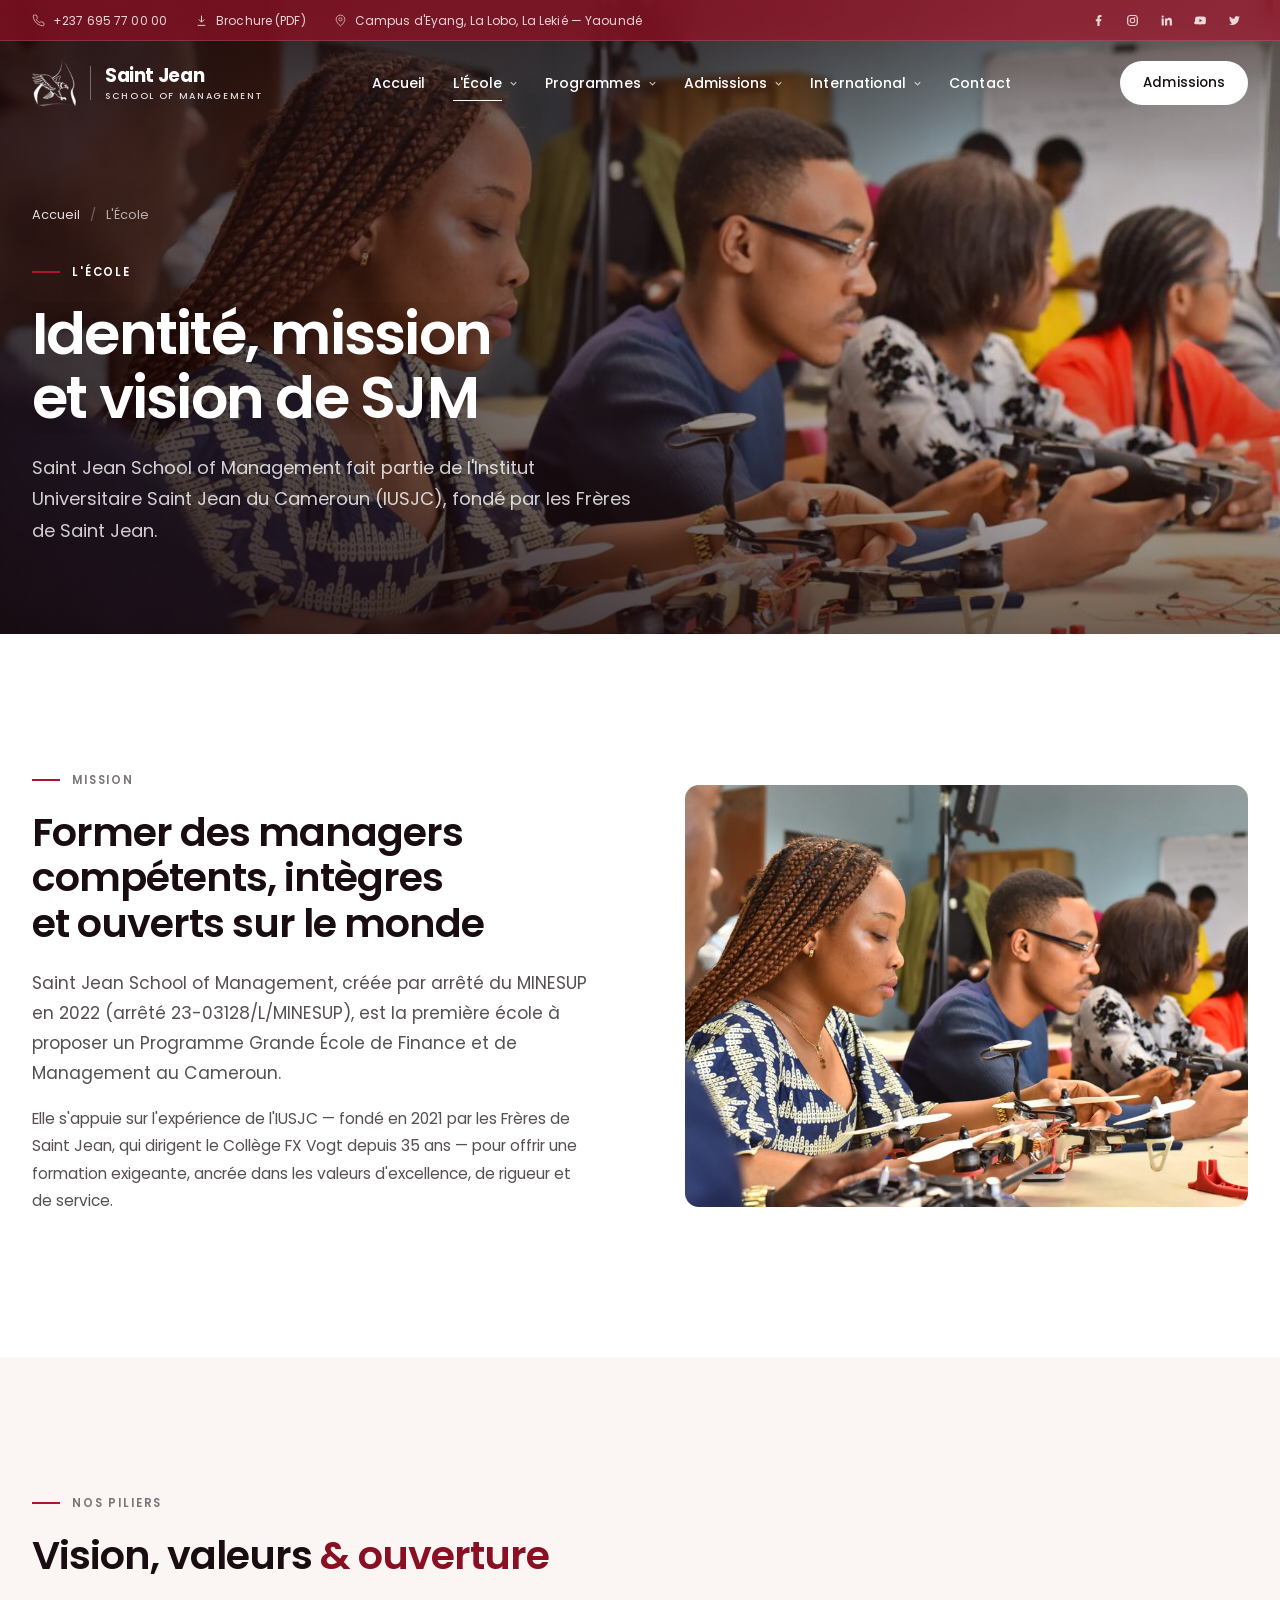
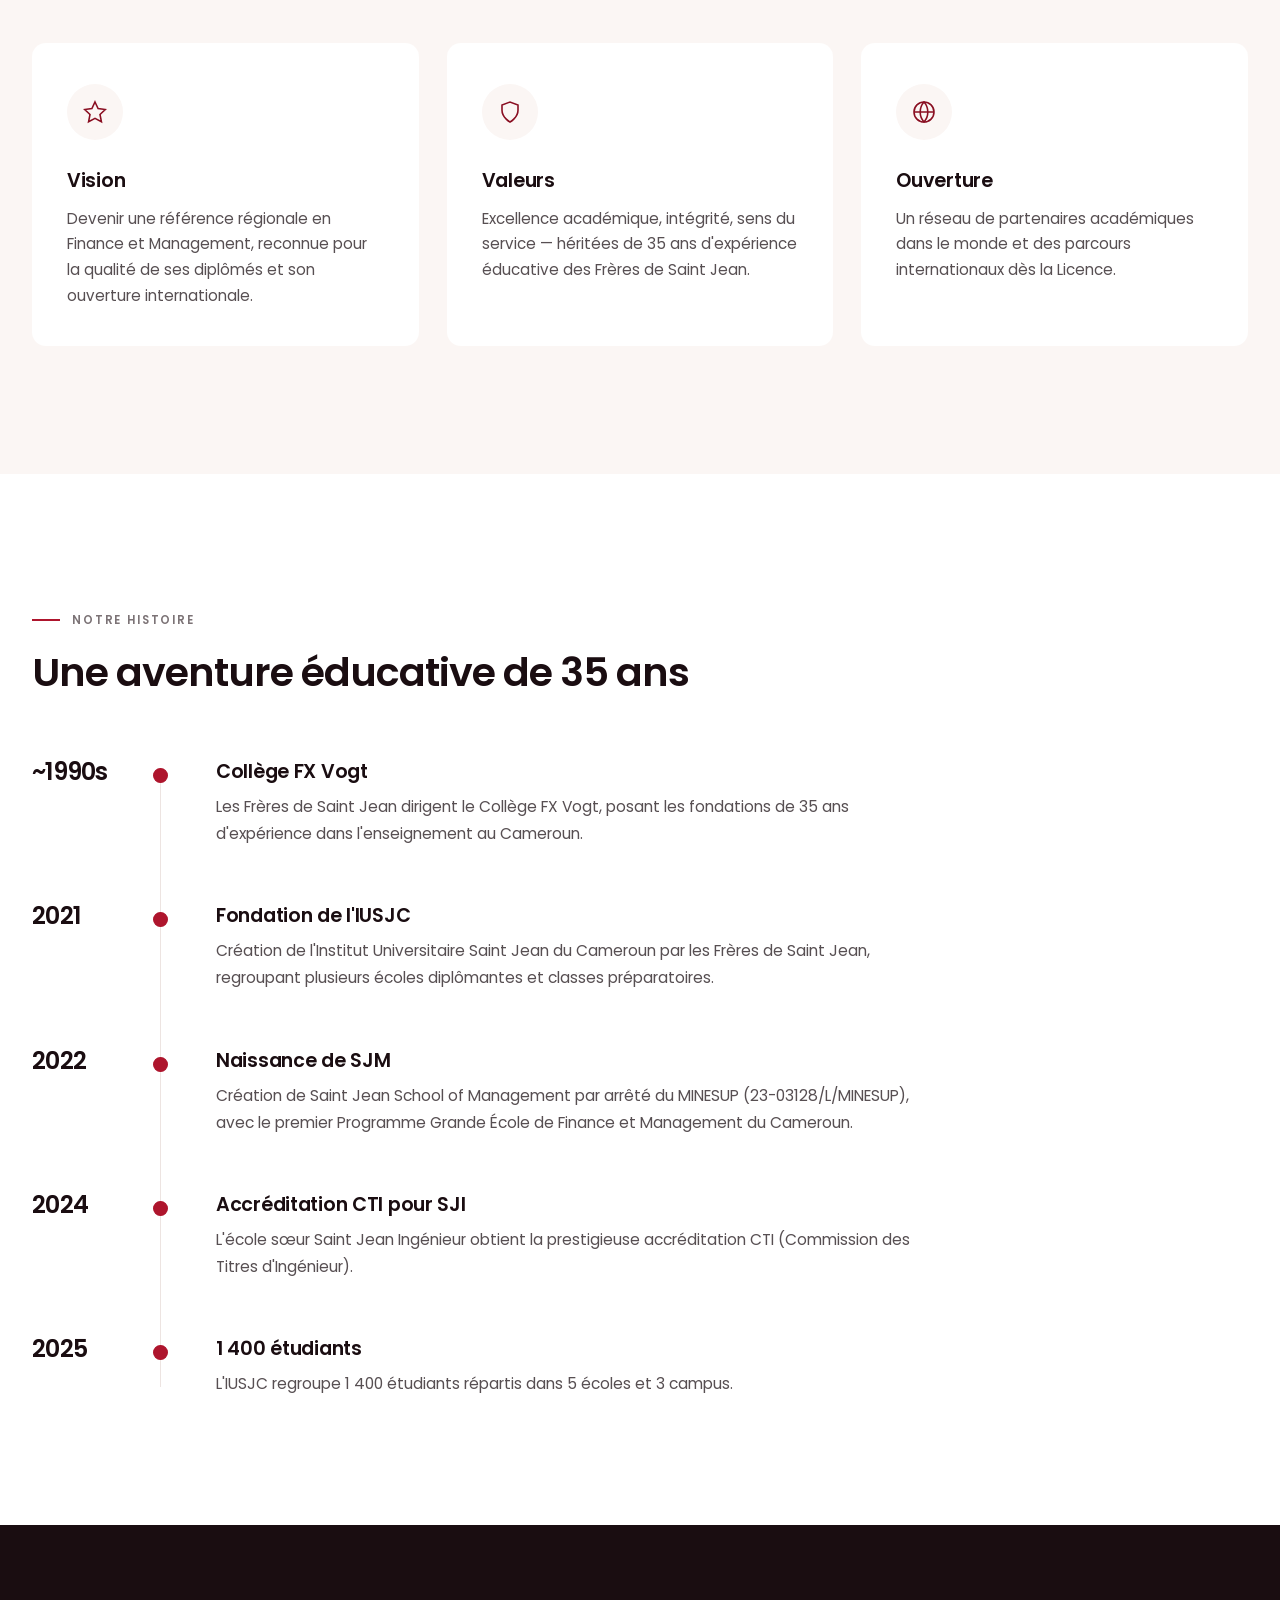
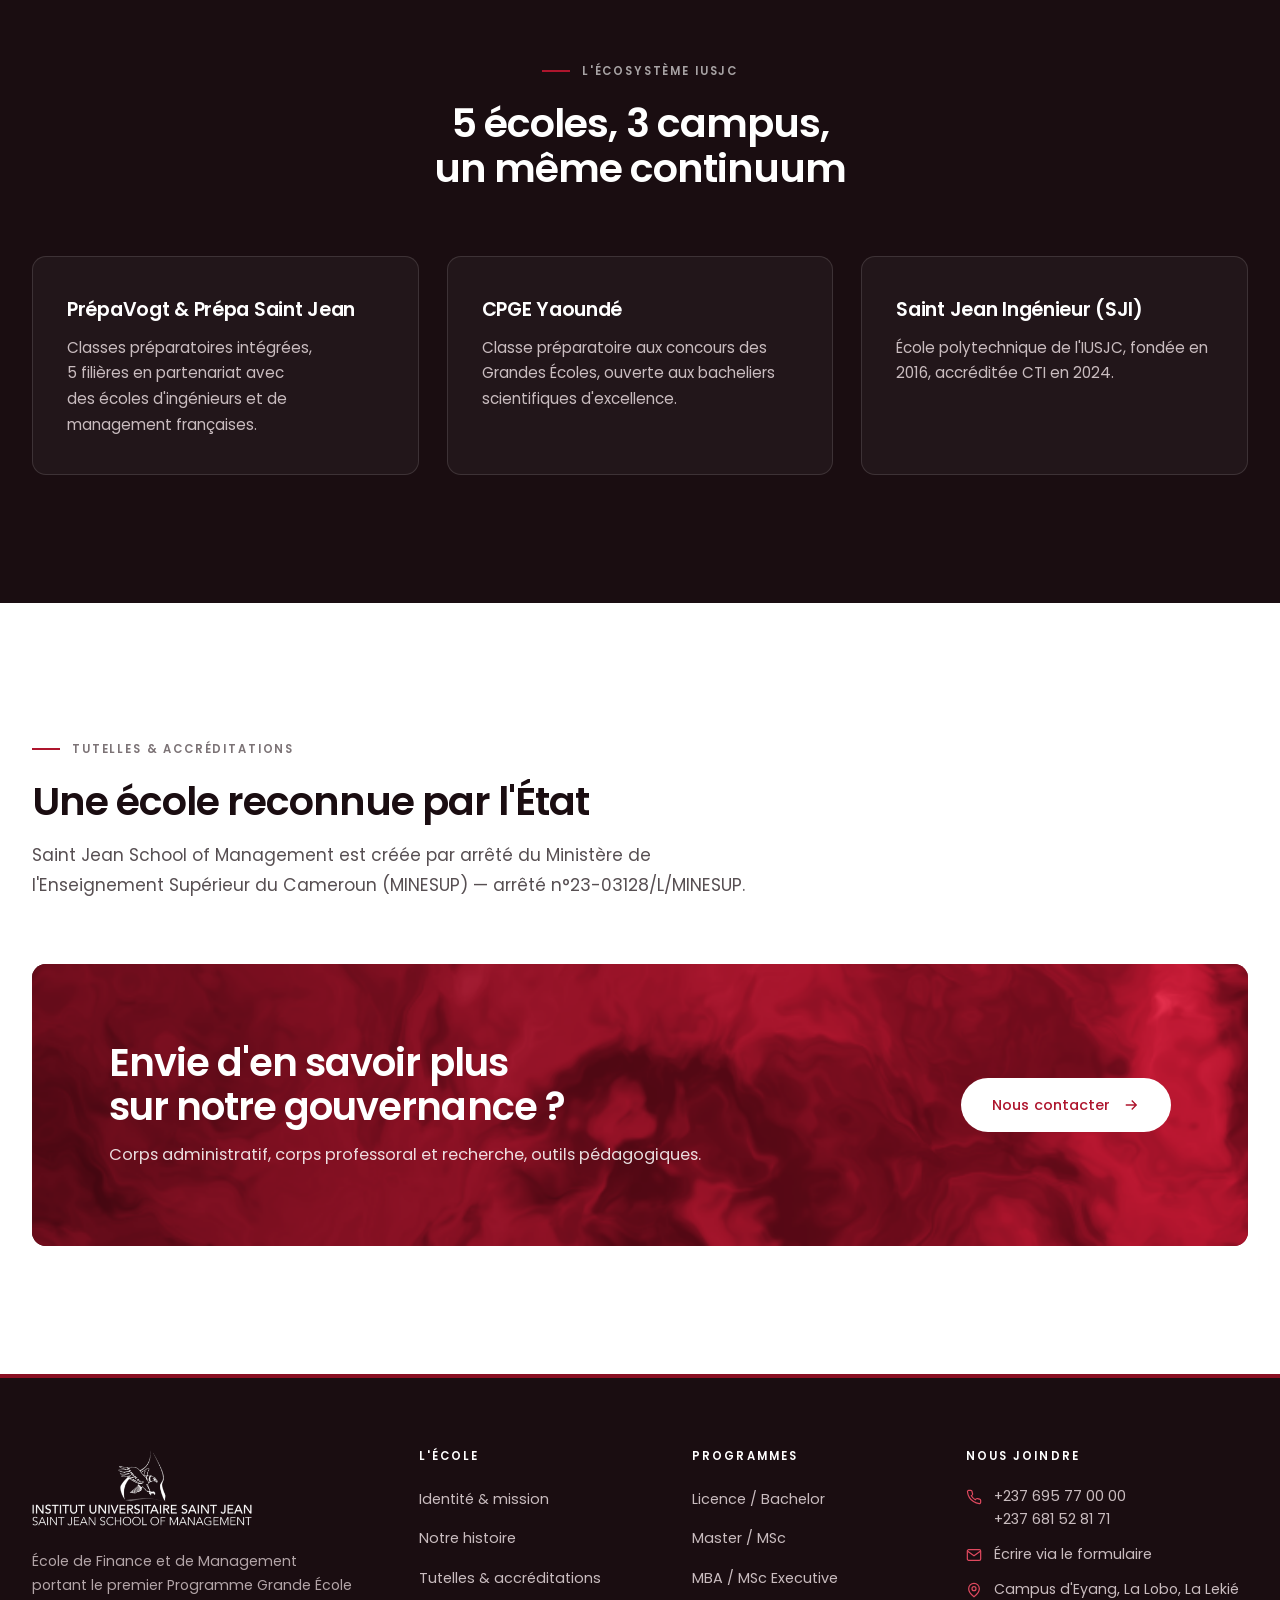
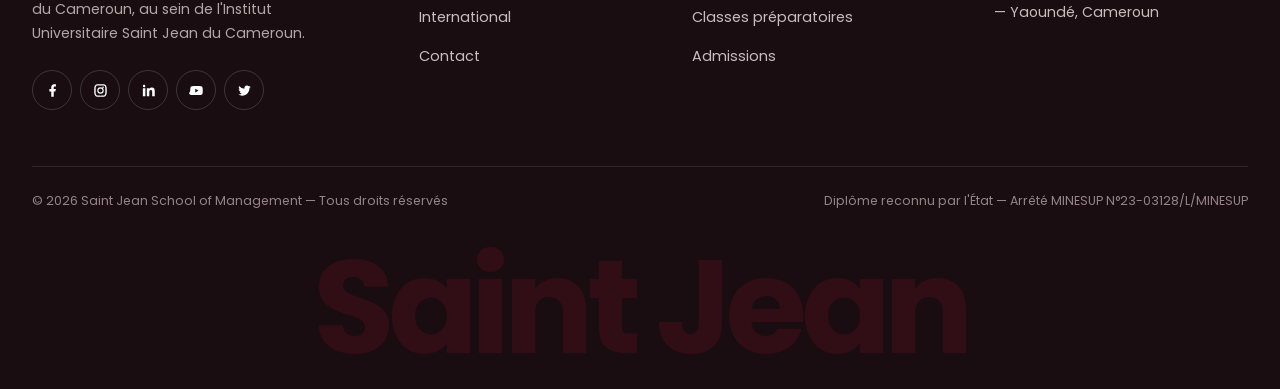
<file: ecole.html>
<!DOCTYPE html>
<html lang="fr">
<head>
<meta charset="UTF-8">
<meta name="viewport" content="width=device-width, initial-scale=1.0">
<title>L'École — Identité, Mission, Vision | Saint Jean School of Management</title>
<meta name="description" content="Histoire de l'IUSJC, mission et vision de Saint Jean School of Management, gouvernance, tutelles et accréditations.">
<link rel="icon" href="assets/img/emblem-sjm.png">
<link rel="apple-touch-icon" href="assets/img/emblem-sjm.png">
<link rel="shortcut icon" href="favicon.ico">
<link rel="canonical" href="https://saint-jean-management.netlify.app/ecole.html">
<meta name="theme-color" content="#AE152D">
<meta property="og:type" content="website">
<meta property="og:site_name" content="Saint Jean School of Management">
<meta property="og:locale" content="fr_FR">
<meta property="og:url" content="https://saint-jean-management.netlify.app/ecole.html">
<meta property="og:title" content="L'École — Identité, Mission, Vision | Saint Jean School of Management">
<meta property="og:description" content="Histoire de l'IUSJC, mission et vision de Saint Jean School of Management, gouvernance, tutelles et accréditations.">
<meta property="og:image" content="https://saint-jean-management.netlify.app/assets/img/hero-campus.jpg">
<meta name="twitter:card" content="summary_large_image">
<meta name="twitter:title" content="L'École — Identité, Mission, Vision | Saint Jean School of Management">
<meta name="twitter:description" content="Histoire de l'IUSJC, mission et vision de Saint Jean School of Management, gouvernance, tutelles et accréditations.">
<meta name="twitter:image" content="https://saint-jean-management.netlify.app/assets/img/hero-campus.jpg">
<link rel="preconnect" href="https://fonts.googleapis.com">
<link rel="preconnect" href="https://fonts.gstatic.com" crossorigin>
<link href="https://fonts.googleapis.com/css2?family=Poppins:ital,wght@0,300;0,400;0,500;0,600;0,700;1,300;1,400&display=swap" rel="stylesheet">
<script>document.documentElement.classList.add('js');</script>
<link rel="stylesheet" href="css/style.css">
</head>
<body>
<a class="skip-link" href="#main">Aller au contenu</a>

<header class="site-header">
  <div class="header-top">
    <div class="container">
      <div class="header-top-left">
        <a href="tel:+237695770000"><svg viewBox="0 0 24 24" fill="none" stroke="currentColor" stroke-width="1.8"><path d="M22 16.9v3a2 2 0 0 1-2.2 2 19.8 19.8 0 0 1-8.6-3 19.5 19.5 0 0 1-6-6 19.8 19.8 0 0 1-3-8.7A2 2 0 0 1 4.1 2h3a2 2 0 0 1 2 1.7c.1 1 .3 2 .7 3a2 2 0 0 1-.4 2.1L8 10.1a16 16 0 0 0 6 6l1.3-1.3a2 2 0 0 1 2.1-.4c1 .4 2 .6 3 .7a2 2 0 0 1 1.6 2Z"/></svg>+237 695 77 00 00</a>
        <a href="assets/brochure-saint-jean-management.pdf" download><svg viewBox="0 0 24 24" fill="none" stroke="currentColor" stroke-width="1.8"><path d="M12 3v12M7 10l5 5 5-5M5 21h14"/></svg>Brochure (PDF)</a>
        <span class="ht-address"><svg viewBox="0 0 24 24" fill="none" stroke="currentColor" stroke-width="1.8"><path d="M20 10c0 6-8 12-8 12s-8-6-8-12a8 8 0 0 1 16 0Z"/><circle cx="12" cy="10" r="3"/></svg>Campus d'Eyang, La Lobo, La Lekié — Yaoundé</span>
      </div>
      <div class="header-top-right">
        <a href="https://www.facebook.com/saintjeanmanagement/" aria-label="Facebook" target="_blank" rel="noopener"><svg viewBox="0 0 24 24" fill="currentColor"><path d="M14 13.5h2.5l1-4H14v-2c0-1.03 0-2 2-2h1.5V2.14C17.17 2.1 15.95 2 14.66 2 11.98 2 10 3.66 10 6.7v2.8H7v4h3V22h4v-8.5z"/></svg></a>
        <a href="https://www.instagram.com/saint_jean_management_/" aria-label="Instagram" target="_blank" rel="noopener"><svg viewBox="0 0 24 24" fill="currentColor"><path d="M12 2c2.7 0 3.06.01 4.12.06 1.06.05 1.79.22 2.43.47.66.26 1.21.6 1.76 1.15.5.5.9 1.1 1.15 1.76.25.64.42 1.37.47 2.43C21.99 8.94 22 9.3 22 12c0 2.7-.01 3.06-.06 4.12-.05 1.06-.22 1.79-.47 2.43a4.9 4.9 0 0 1-1.15 1.76c-.5.5-1.1.9-1.76 1.15-.64.25-1.37.42-2.43.47-1.06.05-1.42.06-4.12.06-2.7 0-3.06-.01-4.12-.06-1.06-.05-1.79-.22-2.43-.47a4.9 4.9 0 0 1-1.76-1.15 4.9 4.9 0 0 1-1.15-1.76c-.25-.64-.42-1.37-.47-2.43C2.01 15.06 2 14.7 2 12c0-2.7.01-3.06.06-4.12.05-1.06.22-1.79.47-2.43.26-.66.6-1.21 1.15-1.76.5-.5 1.1-.9 1.76-1.15.64-.25 1.37-.42 2.43-.47C8.94 2.01 9.3 2 12 2m0 1.8c-2.67 0-2.99.01-4.04.06-.87.04-1.34.18-1.65.3-.42.16-.71.35-1.02.66-.31.31-.5.6-.66 1.02-.12.31-.26.78-.3 1.65C4.28 8.54 4.27 8.86 4.27 12s.01 3.46.06 4.51c.04.87.18 1.34.3 1.65.16.42.35.71.66 1.02.31.31.6.5 1.02.66.31.12.78.26 1.65.3 1.05.05 1.37.06 4.04.06s2.99-.01 4.04-.06c.87-.04 1.34-.18 1.65-.3.42-.16.71-.35 1.02-.66.31-.31.5-.6.66-1.02.12-.31.26-.78.3-1.65.05-1.05.06-1.37.06-4.51s-.01-3.46-.06-4.51c-.04-.87-.18-1.34-.3-1.65a2.7 2.7 0 0 0-.66-1.02 2.7 2.7 0 0 0-1.02-.66c-.31-.12-.78-.26-1.65-.3-1.05-.05-1.37-.06-4.04-.06M12 6.87A5.13 5.13 0 1 1 6.87 12 5.13 5.13 0 0 1 12 6.87m0 1.8a3.33 3.33 0 1 0 3.33 3.33A3.33 3.33 0 0 0 12 8.67m5.34-2.02a1.2 1.2 0 1 1-1.2-1.2 1.2 1.2 0 0 1 1.2 1.2"/></svg></a>
        <a href="https://www.linkedin.com/company/saint-jean-school-of-management" aria-label="LinkedIn" target="_blank" rel="noopener"><svg viewBox="0 0 24 24" fill="currentColor"><path d="M6.94 5a2 2 0 1 1-4-.02 2 2 0 0 1 4 .02M7 8.48H3V21h4zM13.32 8.48H9.34V21h3.94v-6.57c0-1.74.33-3.42 2.48-3.42 2.13 0 2.16 1.98 2.16 3.53V21H22v-7.9c0-3.45-.74-6.1-4.77-6.1-1.94 0-3.24 1.06-3.77 2.07h-.05z"/></svg></a>
        <a href="https://www.youtube.com/@saintjeanschoolofmanagemen8176" aria-label="YouTube" target="_blank" rel="noopener"><svg viewBox="0 0 24 24" fill="currentColor"><path d="m10 15 5.2-3L10 9v6Zm12-3c0 1.9-.2 3.8-.2 3.8s-.2 1.6-.8 2.3c-.8.9-1.7.9-2.1.9-3 .2-7.4.3-7.9.3s-4.9-.1-7.9-.3c-.4 0-1.3 0-2.1-.9-.6-.7-.8-2.3-.8-2.3S2 13.9 2 12s.2-3.8.2-3.8.2-1.6.8-2.3c.8-.9 1.7-.9 2.1-.9C8.1 4.8 12 4.7 12 4.7s3.9.1 6.9.3c.4 0 1.3 0 2.1.9.6.7.8 2.3.8 2.3S22 10.1 22 12Z"/></svg></a>
        <a href="https://twitter.com/stjeanmanagment" aria-label="X (Twitter)" target="_blank" rel="noopener"><svg viewBox="0 0 24 24" fill="currentColor"><path d="M22 5.9c-.7.3-1.5.5-2.3.7.8-.5 1.5-1.3 1.8-2.3-.8.5-1.7.8-2.6 1a4.1 4.1 0 0 0-7 3.7A11.6 11.6 0 0 1 3.4 4.6a4.1 4.1 0 0 0 1.3 5.5c-.7 0-1.3-.2-1.9-.5v.1c0 2 1.4 3.6 3.3 4a4.1 4.1 0 0 1-1.9.1c.5 1.6 2 2.8 3.8 2.9A8.2 8.2 0 0 1 2 18.4a11.6 11.6 0 0 0 6.3 1.8c7.5 0 11.7-6.3 11.7-11.7v-.5c.8-.6 1.5-1.3 2-2.1"/></svg></a>
      </div>
    </div>
  </div>

  <div class="container navbar">
    <a href="index.html" class="brand" aria-label="Saint Jean School of Management — Accueil">
      <span class="brand-emblem">
        <img class="logo-light" src="assets/img/emblem-sjm-white.png" alt="" width="261" height="288" decoding="async">
        <img class="logo-dark" src="assets/img/emblem-sjm.png" alt="" width="261" height="288" decoding="async">
      </span>
      <span class="brand-text"><strong>Saint Jean</strong><span>School of Management</span></span>
    </a>

    <nav class="main-nav" id="main-nav" aria-label="Navigation principale">
      <a href="index.html" class="nav-top-link">Accueil</a>
      <div class="nav-item">
        <div class="nav-top-row">
          <a href="ecole.html" class="nav-top-link">L'École</a>
          <button class="nav-caret-btn" aria-label="Sous-menu L'École" aria-expanded="false"><svg class="nav-caret" viewBox="0 0 24 24" fill="none" stroke="currentColor" stroke-width="2.5"><path d="m6 9 6 6 6-6"/></svg></button>
        </div>
        <div class="dropdown-panel">
          <a href="ecole.html#mission">Identité, Mission, Vision</a>
          <a href="ecole.html#histoire">Notre histoire</a>
          <a href="ecole.html#tutelles">Tutelles &amp; accréditations</a>
        </div>
      </div>
      <div class="nav-item">
        <div class="nav-top-row">
          <a href="programmes.html" class="nav-top-link">Programmes</a>
          <button class="nav-caret-btn" aria-label="Sous-menu Programmes" aria-expanded="false"><svg class="nav-caret" viewBox="0 0 24 24" fill="none" stroke="currentColor" stroke-width="2.5"><path d="m6 9 6 6 6-6"/></svg></button>
        </div>
        <div class="dropdown-panel">
          <a href="programmes.html#grande-ecole">Programme Grande École</a>
          <a href="programmes.html#executive">Programme Executive (MBA/MSc)</a>
          <a href="programmes.html#prepa">Classes préparatoires</a>
        </div>
      </div>
      <div class="nav-item">
        <div class="nav-top-row">
          <a href="admissions.html" class="nav-top-link">Admissions</a>
          <button class="nav-caret-btn" aria-label="Sous-menu Admissions" aria-expanded="false"><svg class="nav-caret" viewBox="0 0 24 24" fill="none" stroke="currentColor" stroke-width="2.5"><path d="m6 9 6 6 6-6"/></svg></button>
        </div>
        <div class="dropdown-panel">
          <a href="admissions.html#post-bac">Admission post-bac</a>
          <a href="admissions.html#parallele-l3">Admission parallèle L3</a>
          <a href="admissions.html#m1">Admission en M1</a>
          <a href="admissions.html#exec-master">Admission Exec Master</a>
        </div>
      </div>
      <div class="nav-item">
        <div class="nav-top-row">
          <a href="international.html" class="nav-top-link">International</a>
          <button class="nav-caret-btn" aria-label="Sous-menu International" aria-expanded="false"><svg class="nav-caret" viewBox="0 0 24 24" fill="none" stroke="currentColor" stroke-width="2.5"><path d="m6 9 6 6 6-6"/></svg></button>
        </div>
        <div class="dropdown-panel">
          <a href="international.html#partenaires">Partenaires dans le monde</a>
          <a href="international.html#mobilite">Mobilité internationale</a>
          <a href="international.html#parcours">Parcours international</a>
        </div>
      </div>
      <a href="contact.html" class="nav-top-link">Contact</a>
      <a href="admissions.html" class="btn btn-primary nav-mobile-cta">Comment candidater</a>
    </nav>

    <div class="nav-cta">
      <a href="admissions.html" class="btn btn-primary btn-sm"><span class="txt-full">Admissions</span><span class="txt-short">Admissions</span></a>
      <button class="nav-toggle" aria-label="Ouvrir le menu" aria-expanded="false" aria-controls="main-nav">
        <span></span><span></span><span></span>
      </button>
    </div>
  </div>
</header>

<main id="main">

  <section class="page-hero page-hero--ecole">
    <div class="container">
      <div class="breadcrumb" data-intro style="--i:0"><a href="index.html">Accueil</a><span aria-hidden="true">/</span><span aria-current="page">L'École</span></div>
      <span class="eyebrow" data-intro style="--i:1">L'École</span>
      <h1><span class="line"><span style="--i:2">Identité, mission et vision de SJM</span></span></h1>
      <p data-intro style="--i:4">Saint Jean School of Management fait partie de l'Institut Universitaire Saint Jean du Cameroun (IUSJC), fondé par les Frères de Saint Jean.</p>
    </div>
  </section>

  <section class="section" id="mission">
    <div class="container split">
      <div data-animate>
        <span class="eyebrow">Mission</span>
        <h2>Former des managers compétents, intègres et ouverts sur le monde</h2>
        <p class="lede">Saint Jean School of Management, créée par arrêté du MINESUP en 2022 (arrêté 23-03128/L/MINESUP), est la première école à proposer un Programme Grande École de Finance et de Management au Cameroun.</p>
        <p>Elle s'appuie sur l'expérience de l'IUSJC — fondé en 2021 par les Frères de Saint Jean, qui dirigent le Collège FX Vogt depuis 35 ans — pour offrir une formation exigeante, ancrée dans les valeurs d'excellence, de rigueur et de service.</p>
      </div>
      <div class="split-media">
          <div class="media-frame media-frame--wide" data-reveal>
            <img src="assets/img/students-1.jpg" alt="Étudiants de Saint Jean School of Management" width="1200" height="800" loading="lazy" decoding="async">
          </div>
        </div>
    </div>
  </section>

  <section class="section section--cream">
    <div class="container">
      <div class="section-head">
        <span class="eyebrow" data-animate>Nos piliers</span>
        <h2 data-split>Vision, valeurs <em>&amp; ouverture</em></h2>
      </div>
    </div>
    <div class="container grid-3">
      <div class="feature-card" data-animate>
        <div class="feature-icon"><svg viewBox="0 0 24 24" fill="none" stroke="currentColor" stroke-width="2"><path d="m12 2 3.1 6.6 7.2.9-5.3 5 1.4 7.2L12 18.3 5.6 21.7 7 14.5l-5.3-5 7.2-.9L12 2Z"/></svg></div>
        <h3>Vision</h3>
        <p>Devenir une référence régionale en Finance et Management, reconnue pour la qualité de ses diplômés et son ouverture internationale.</p>
      </div>
      <div class="feature-card" data-animate data-delay="1">
        <div class="feature-icon"><svg viewBox="0 0 24 24" fill="none" stroke="currentColor" stroke-width="2"><path d="M12 22s8-4.5 8-11.8V5l-8-3-8 3v5.2C4 17.5 12 22 12 22Z"/></svg></div>
        <h3>Valeurs</h3>
        <p>Excellence académique, intégrité, sens du service — héritées de 35 ans d'expérience éducative des Frères de Saint Jean.</p>
      </div>
      <div class="feature-card" data-animate data-delay="2">
        <div class="feature-icon"><svg viewBox="0 0 24 24" fill="none" stroke="currentColor" stroke-width="2"><circle cx="12" cy="12" r="10"/><path d="M2 12h20M12 2a15 15 0 0 1 0 20 15 15 0 0 1 0-20Z"/></svg></div>
        <h3>Ouverture</h3>
        <p>Un réseau de partenaires académiques dans le monde et des parcours internationaux dès la Licence.</p>
      </div>
    </div>
  </section>

  <!-- HISTOIRE / TIMELINE -->
  <section class="section" id="histoire">
    <div class="container">
      <div class="section-head">
        <span class="eyebrow">Notre histoire</span>
        <h2 data-split>Une aventure éducative de 35 ans</h2>
      </div>
      <div class="timeline">
        <div class="timeline-item" data-animate>
          <span class="timeline-year">~1990s</span>
          <h3>Collège FX Vogt</h3>
          <p>Les Frères de Saint Jean dirigent le Collège FX Vogt, posant les fondations de 35 ans d'expérience dans l'enseignement au Cameroun.</p>
        </div>
        <div class="timeline-item" data-animate>
          <span class="timeline-year">2021</span>
          <h3>Fondation de l'IUSJC</h3>
          <p>Création de l'Institut Universitaire Saint Jean du Cameroun par les Frères de Saint Jean, regroupant plusieurs écoles diplômantes et classes préparatoires.</p>
        </div>
        <div class="timeline-item" data-animate>
          <span class="timeline-year">2022</span>
          <h3>Naissance de SJM</h3>
          <p>Création de Saint Jean School of Management par arrêté du MINESUP (23-03128/L/MINESUP), avec le premier Programme Grande École de Finance et Management du Cameroun.</p>
        </div>
        <div class="timeline-item" data-animate>
          <span class="timeline-year">2024</span>
          <h3>Accréditation CTI pour SJI</h3>
          <p>L'école sœur Saint Jean Ingénieur obtient la prestigieuse accréditation CTI (Commission des Titres d'Ingénieur).</p>
        </div>
        <div class="timeline-item" data-animate>
          <span class="timeline-year">2025</span>
          <h3>1 400 étudiants</h3>
          <p>L'IUSJC regroupe 1 400 étudiants répartis dans 5 écoles et 3 campus.</p>
        </div>
      </div>
    </div>
  </section>

  <!-- LES ECOLES DU GROUPE -->
  <section class="section section--navy">
    <div class="container">
      <div class="section-head center">
        <span class="eyebrow">L'écosystème IUSJC</span>
        <h2 data-split>5 écoles, 3 campus, un même continuum</h2>
      </div>
      <div class="grid-3">
        <div class="feature-card feature-card--dark" data-animate>
          <h3>PrépaVogt &amp; Prépa Saint Jean</h3>
          <p>Classes préparatoires intégrées, 5 filières en partenariat avec des écoles d'ingénieurs et de management françaises.</p>
        </div>
        <div class="feature-card feature-card--dark" data-animate data-delay="1">
          <h3>CPGE Yaoundé</h3>
          <p>Classe préparatoire aux concours des Grandes Écoles, ouverte aux bacheliers scientifiques d'excellence.</p>
        </div>
        <div class="feature-card feature-card--dark" data-animate data-delay="2">
          <h3>Saint Jean Ingénieur (SJI)</h3>
          <p>École polytechnique de l'IUSJC, fondée en 2016, accréditée CTI en 2024.</p>
        </div>
      </div>
    </div>
  </section>

  <!-- TUTELLES -->
  <section class="section" id="tutelles">
    <div class="container">
      <div class="section-head">
        <span class="eyebrow">Tutelles &amp; accréditations</span>
        <h2 data-split>Une école reconnue par l'État</h2>
        <p class="lede">Saint Jean School of Management est créée par arrêté du Ministère de l'Enseignement Supérieur du Cameroun (MINESUP) — arrêté n°23-03128/L/MINESUP.</p>
      </div>
      <div class="cta-banner">
        <div>
          <h2>Envie d'en savoir plus sur notre gouvernance&nbsp;?</h2>
          <p>Corps administratif, corps professoral et recherche, outils pédagogiques.</p>
        </div>
        <a href="contact.html" class="btn btn-white" data-magnetic>Nous contacter <svg class="btn-arrow" viewBox="0 0 24 24" fill="none" stroke="currentColor" stroke-width="1.8"><path d="M5 12h14M13 6l6 6-6 6"/></svg></a>
      </div>
    </div>
  </section>

</main>

<footer class="site-footer">
  <div class="container footer-top">
    <div class="footer-brand">
      <img src="assets/img/logo-sjm-white.png" alt="Institut Universitaire Saint Jean — Saint Jean School of Management" width="403" height="140" loading="lazy" decoding="async">
      <p>École de Finance et de Management portant le premier Programme Grande École du Cameroun, au sein de l'Institut Universitaire Saint Jean du Cameroun.</p>
      <div class="footer-social">
        <a href="https://www.facebook.com/saintjeanmanagement/" aria-label="Facebook" target="_blank" rel="noopener"><svg viewBox="0 0 24 24" fill="currentColor"><path d="M14 13.5h2.5l1-4H14v-2c0-1.03 0-2 2-2h1.5V2.14C17.17 2.1 15.95 2 14.66 2 11.98 2 10 3.66 10 6.7v2.8H7v4h3V22h4v-8.5z"/></svg></a>
        <a href="https://www.instagram.com/saint_jean_management_/" aria-label="Instagram" target="_blank" rel="noopener"><svg viewBox="0 0 24 24" fill="currentColor"><path d="M12 2c2.7 0 3.06.01 4.12.06 1.06.05 1.79.22 2.43.47.66.26 1.21.6 1.76 1.15.5.5.9 1.1 1.15 1.76.25.64.42 1.37.47 2.43C21.99 8.94 22 9.3 22 12c0 2.7-.01 3.06-.06 4.12-.05 1.06-.22 1.79-.47 2.43a4.9 4.9 0 0 1-1.15 1.76c-.5.5-1.1.9-1.76 1.15-.64.25-1.37.42-2.43.47-1.06.05-1.42.06-4.12.06-2.7 0-3.06-.01-4.12-.06-1.06-.05-1.79-.22-2.43-.47a4.9 4.9 0 0 1-1.76-1.15 4.9 4.9 0 0 1-1.15-1.76c-.25-.64-.42-1.37-.47-2.43C2.01 15.06 2 14.7 2 12c0-2.7.01-3.06.06-4.12.05-1.06.22-1.79.47-2.43.26-.66.6-1.21 1.15-1.76.5-.5 1.1-.9 1.76-1.15.64-.25 1.37-.42 2.43-.47C8.94 2.01 9.3 2 12 2m0 1.8c-2.67 0-2.99.01-4.04.06-.87.04-1.34.18-1.65.3-.42.16-.71.35-1.02.66-.31.31-.5.6-.66 1.02-.12.31-.26.78-.3 1.65C4.28 8.54 4.27 8.86 4.27 12s.01 3.46.06 4.51c.04.87.18 1.34.3 1.65.16.42.35.71.66 1.02.31.31.6.5 1.02.66.31.12.78.26 1.65.3 1.05.05 1.37.06 4.04.06s2.99-.01 4.04-.06c.87-.04 1.34-.18 1.65-.3.42-.16.71-.35 1.02-.66.31-.31.5-.6.66-1.02.12-.31.26-.78.3-1.65.05-1.05.06-1.37.06-4.51s-.01-3.46-.06-4.51c-.04-.87-.18-1.34-.3-1.65a2.7 2.7 0 0 0-.66-1.02 2.7 2.7 0 0 0-1.02-.66c-.31-.12-.78-.26-1.65-.3-1.05-.05-1.37-.06-4.04-.06M12 6.87A5.13 5.13 0 1 1 6.87 12 5.13 5.13 0 0 1 12 6.87m0 1.8a3.33 3.33 0 1 0 3.33 3.33A3.33 3.33 0 0 0 12 8.67m5.34-2.02a1.2 1.2 0 1 1-1.2-1.2 1.2 1.2 0 0 1 1.2 1.2"/></svg></a>
        <a href="https://www.linkedin.com/company/saint-jean-school-of-management" aria-label="LinkedIn" target="_blank" rel="noopener"><svg viewBox="0 0 24 24" fill="currentColor"><path d="M6.94 5a2 2 0 1 1-4-.02 2 2 0 0 1 4 .02M7 8.48H3V21h4zM13.32 8.48H9.34V21h3.94v-6.57c0-1.74.33-3.42 2.48-3.42 2.13 0 2.16 1.98 2.16 3.53V21H22v-7.9c0-3.45-.74-6.1-4.77-6.1-1.94 0-3.24 1.06-3.77 2.07h-.05z"/></svg></a>
        <a href="https://www.youtube.com/@saintjeanschoolofmanagemen8176" aria-label="YouTube" target="_blank" rel="noopener"><svg viewBox="0 0 24 24" fill="currentColor"><path d="m10 15 5.2-3L10 9v6Zm12-3c0 1.9-.2 3.8-.2 3.8s-.2 1.6-.8 2.3c-.8.9-1.7.9-2.1.9-3 .2-7.4.3-7.9.3s-4.9-.1-7.9-.3c-.4 0-1.3 0-2.1-.9-.6-.7-.8-2.3-.8-2.3S2 13.9 2 12s.2-3.8.2-3.8.2-1.6.8-2.3c.8-.9 1.7-.9 2.1-.9C8.1 4.8 12 4.7 12 4.7s3.9.1 6.9.3c.4 0 1.3 0 2.1.9.6.7.8 2.3.8 2.3S22 10.1 22 12Z"/></svg></a>
        <a href="https://twitter.com/stjeanmanagment" aria-label="X (Twitter)" target="_blank" rel="noopener"><svg viewBox="0 0 24 24" fill="currentColor"><path d="M22 5.9c-.7.3-1.5.5-2.3.7.8-.5 1.5-1.3 1.8-2.3-.8.5-1.7.8-2.6 1a4.1 4.1 0 0 0-7 3.7A11.6 11.6 0 0 1 3.4 4.6a4.1 4.1 0 0 0 1.3 5.5c-.7 0-1.3-.2-1.9-.5v.1c0 2 1.4 3.6 3.3 4a4.1 4.1 0 0 1-1.9.1c.5 1.6 2 2.8 3.8 2.9A8.2 8.2 0 0 1 2 18.4a11.6 11.6 0 0 0 6.3 1.8c7.5 0 11.7-6.3 11.7-11.7v-.5c.8-.6 1.5-1.3 2-2.1"/></svg></a>
      </div>
    </div>
    <div class="footer-col">
      <h4>L'École</h4>
      <ul>
        <li><a href="ecole.html#mission">Identité &amp; mission</a></li>
        <li><a href="ecole.html#histoire">Notre histoire</a></li>
        <li><a href="ecole.html#tutelles">Tutelles &amp; accréditations</a></li>
        <li><a href="international.html">International</a></li>
        <li><a href="contact.html">Contact</a></li>
      </ul>
    </div>
    <div class="footer-col">
      <h4>Programmes</h4>
      <ul>
        <li><a href="programmes.html#grande-ecole">Licence / Bachelor</a></li>
        <li><a href="programmes.html#grande-ecole">Master / MSc</a></li>
        <li><a href="programmes.html#executive">MBA / MSc Executive</a></li>
        <li><a href="programmes.html#prepa">Classes préparatoires</a></li>
        <li><a href="admissions.html">Admissions</a></li>
      </ul>
    </div>
    <div class="footer-col">
      <h4>Nous joindre</h4>
      <ul class="footer-contact">
        <li><svg viewBox="0 0 24 24" fill="none" stroke="currentColor" stroke-width="1.8"><path d="M22 16.9v3a2 2 0 0 1-2.2 2 19.8 19.8 0 0 1-8.6-3 19.5 19.5 0 0 1-6-6 19.8 19.8 0 0 1-3-8.7A2 2 0 0 1 4.1 2h3a2 2 0 0 1 2 1.7c.1 1 .3 2 .7 3a2 2 0 0 1-.4 2.1L8 10.1a16 16 0 0 0 6 6l1.3-1.3a2 2 0 0 1 2.1-.4c1 .4 2 .6 3 .7a2 2 0 0 1 1.6 2Z"/></svg><span><a href="tel:+237695770000">+237 695 77 00 00</a><br><a href="tel:+237681528171">+237 681 52 81 71</a></span></li>
        <li><svg viewBox="0 0 24 24" fill="none" stroke="currentColor" stroke-width="1.8"><rect x="2" y="4" width="20" height="16" rx="2"/><path d="m22 6-10 7L2 6"/></svg><span><a href="contact.html#contact-form">Écrire via le formulaire</a></span></li>
        <li><svg viewBox="0 0 24 24" fill="none" stroke="currentColor" stroke-width="1.8"><path d="M20 10c0 6-8 12-8 12s-8-6-8-12a8 8 0 0 1 16 0Z"/><circle cx="12" cy="10" r="3"/></svg><span>Campus d'Eyang, La Lobo, La Lekié — Yaoundé, Cameroun</span></li>
      </ul>
    </div>
  </div>
  <div class="container footer-bottom">
    <span>© <span data-year>2026</span> Saint Jean School of Management — Tous droits réservés</span>
    <span>Diplôme reconnu par l'État — Arrêté MINESUP N°23-03128/L/MINESUP</span>
  </div>
  <div class="footer-wordmark" aria-hidden="true">Saint Jean</div>
</footer>

<script src="js/main.js"></script>
</body>
</html>
</file>
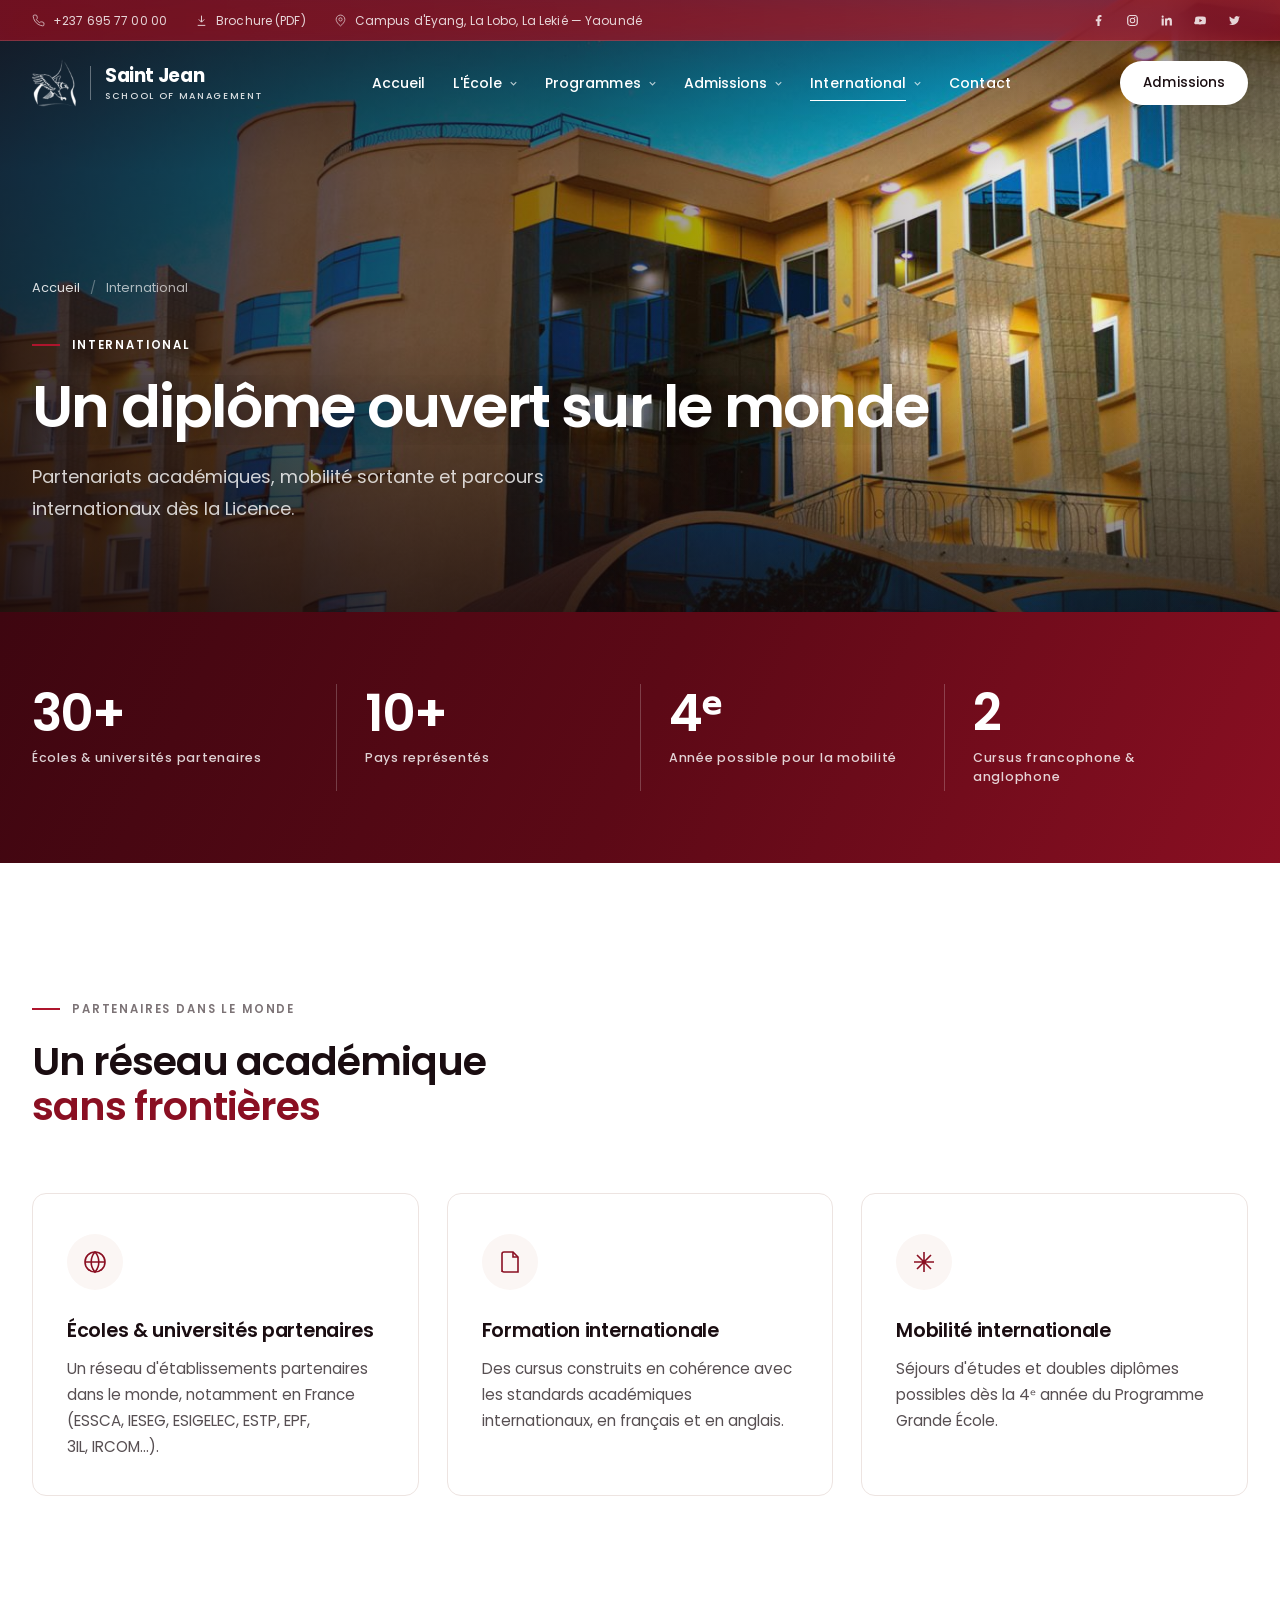
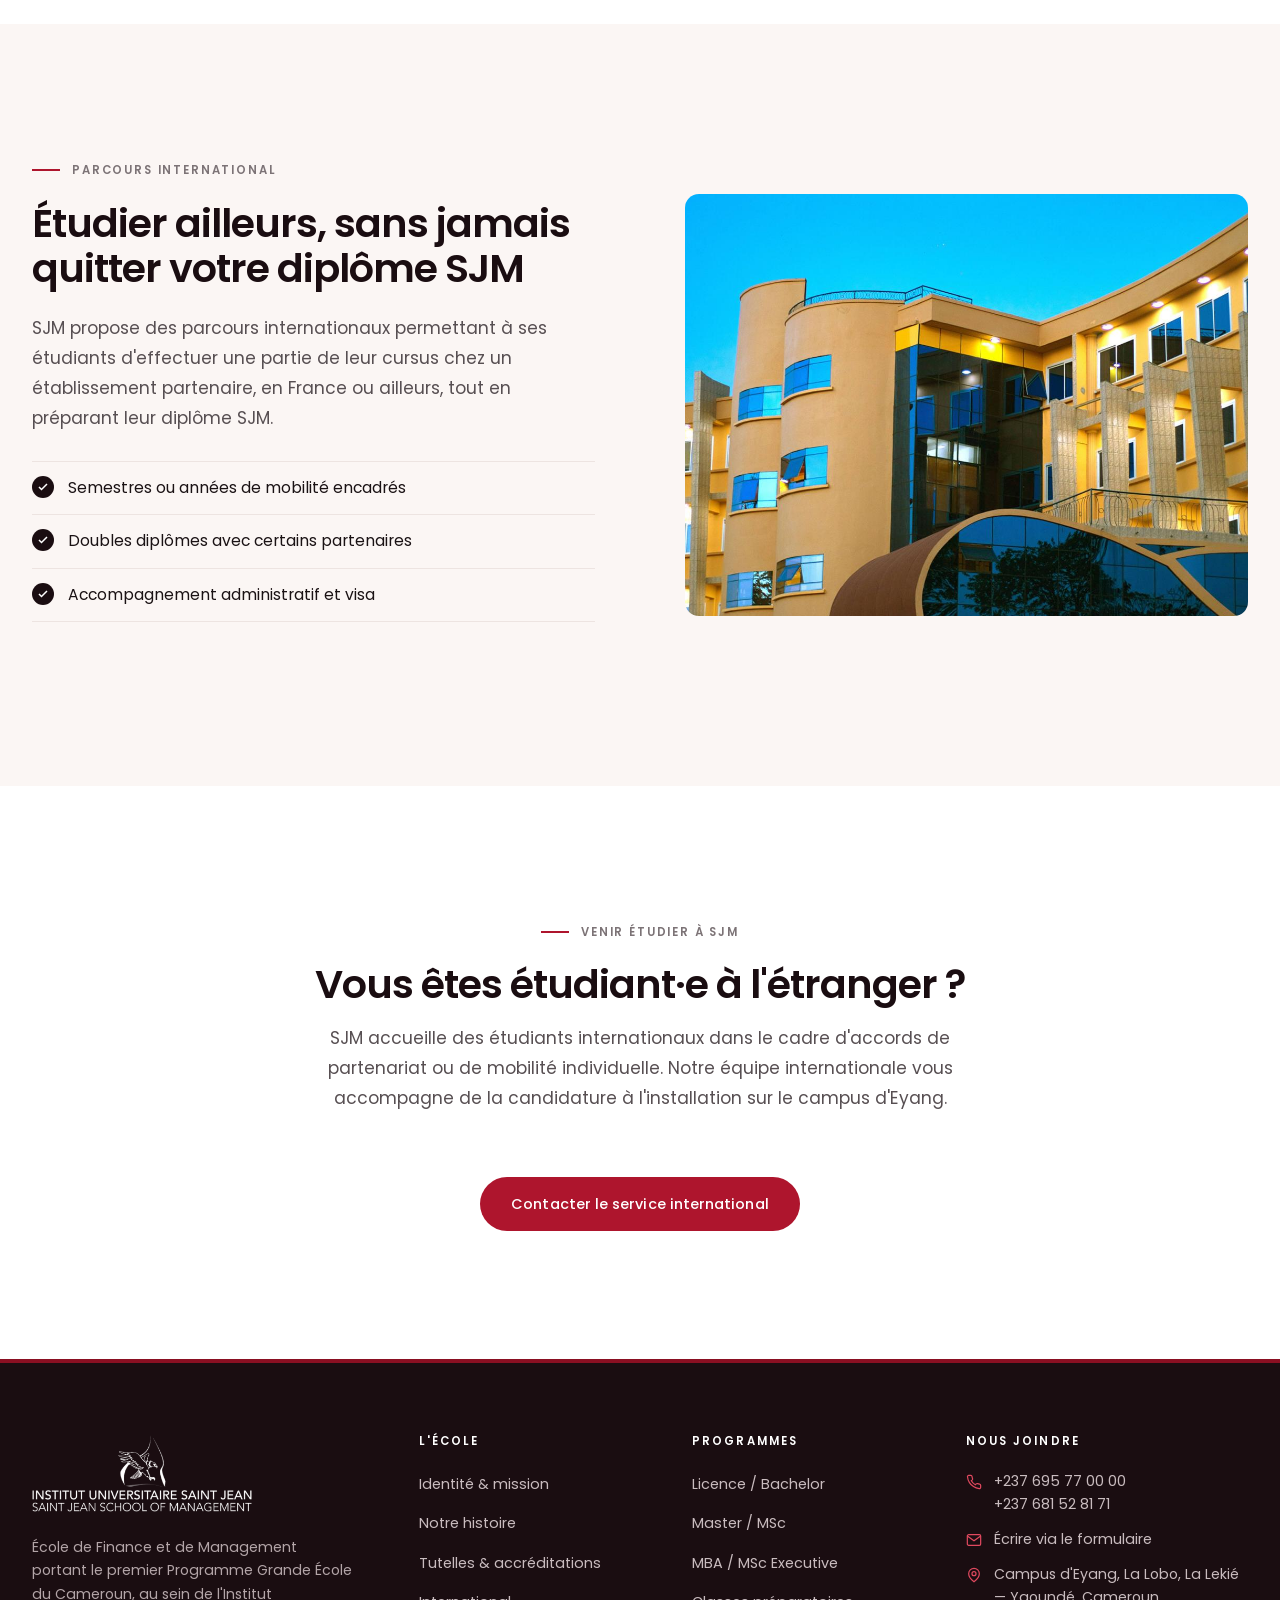
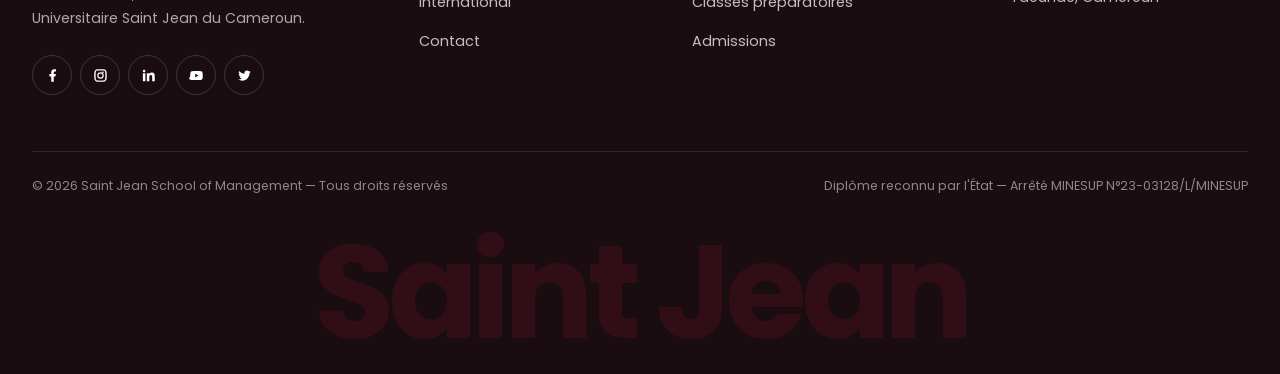
<file: international.html>
<!DOCTYPE html>
<html lang="fr">
<head>
<meta charset="UTF-8">
<meta name="viewport" content="width=device-width, initial-scale=1.0">
<title>International | Saint Jean School of Management</title>
<meta name="description" content="Partenaires internationaux, mobilité et parcours international à Saint Jean School of Management.">
<link rel="icon" href="assets/img/emblem-sjm.png">
<link rel="apple-touch-icon" href="assets/img/emblem-sjm.png">
<link rel="shortcut icon" href="favicon.ico">
<link rel="canonical" href="https://saint-jean-management.netlify.app/international.html">
<meta name="theme-color" content="#AE152D">
<meta property="og:type" content="website">
<meta property="og:site_name" content="Saint Jean School of Management">
<meta property="og:locale" content="fr_FR">
<meta property="og:url" content="https://saint-jean-management.netlify.app/international.html">
<meta property="og:title" content="International | Saint Jean School of Management">
<meta property="og:description" content="Partenaires internationaux, mobilité et parcours international à Saint Jean School of Management.">
<meta property="og:image" content="https://saint-jean-management.netlify.app/assets/img/hero-campus.jpg">
<meta name="twitter:card" content="summary_large_image">
<meta name="twitter:title" content="International | Saint Jean School of Management">
<meta name="twitter:description" content="Partenaires internationaux, mobilité et parcours international à Saint Jean School of Management.">
<meta name="twitter:image" content="https://saint-jean-management.netlify.app/assets/img/hero-campus.jpg">
<link rel="preconnect" href="https://fonts.googleapis.com">
<link rel="preconnect" href="https://fonts.gstatic.com" crossorigin>
<link href="https://fonts.googleapis.com/css2?family=Poppins:ital,wght@0,300;0,400;0,500;0,600;0,700;1,300;1,400&display=swap" rel="stylesheet">
<script>document.documentElement.classList.add('js');</script>
<link rel="stylesheet" href="css/style.css">
</head>
<body>
<a class="skip-link" href="#main">Aller au contenu</a>

<header class="site-header">
  <div class="header-top">
    <div class="container">
      <div class="header-top-left">
        <a href="tel:+237695770000"><svg viewBox="0 0 24 24" fill="none" stroke="currentColor" stroke-width="1.8"><path d="M22 16.9v3a2 2 0 0 1-2.2 2 19.8 19.8 0 0 1-8.6-3 19.5 19.5 0 0 1-6-6 19.8 19.8 0 0 1-3-8.7A2 2 0 0 1 4.1 2h3a2 2 0 0 1 2 1.7c.1 1 .3 2 .7 3a2 2 0 0 1-.4 2.1L8 10.1a16 16 0 0 0 6 6l1.3-1.3a2 2 0 0 1 2.1-.4c1 .4 2 .6 3 .7a2 2 0 0 1 1.6 2Z"/></svg>+237 695 77 00 00</a>
        <a href="assets/brochure-saint-jean-management.pdf" download><svg viewBox="0 0 24 24" fill="none" stroke="currentColor" stroke-width="1.8"><path d="M12 3v12M7 10l5 5 5-5M5 21h14"/></svg>Brochure (PDF)</a>
        <span class="ht-address"><svg viewBox="0 0 24 24" fill="none" stroke="currentColor" stroke-width="1.8"><path d="M20 10c0 6-8 12-8 12s-8-6-8-12a8 8 0 0 1 16 0Z"/><circle cx="12" cy="10" r="3"/></svg>Campus d'Eyang, La Lobo, La Lekié — Yaoundé</span>
      </div>
      <div class="header-top-right">
        <a href="https://www.facebook.com/saintjeanmanagement/" aria-label="Facebook" target="_blank" rel="noopener"><svg viewBox="0 0 24 24" fill="currentColor"><path d="M14 13.5h2.5l1-4H14v-2c0-1.03 0-2 2-2h1.5V2.14C17.17 2.1 15.95 2 14.66 2 11.98 2 10 3.66 10 6.7v2.8H7v4h3V22h4v-8.5z"/></svg></a>
        <a href="https://www.instagram.com/saint_jean_management_/" aria-label="Instagram" target="_blank" rel="noopener"><svg viewBox="0 0 24 24" fill="currentColor"><path d="M12 2c2.7 0 3.06.01 4.12.06 1.06.05 1.79.22 2.43.47.66.26 1.21.6 1.76 1.15.5.5.9 1.1 1.15 1.76.25.64.42 1.37.47 2.43C21.99 8.94 22 9.3 22 12c0 2.7-.01 3.06-.06 4.12-.05 1.06-.22 1.79-.47 2.43a4.9 4.9 0 0 1-1.15 1.76c-.5.5-1.1.9-1.76 1.15-.64.25-1.37.42-2.43.47-1.06.05-1.42.06-4.12.06-2.7 0-3.06-.01-4.12-.06-1.06-.05-1.79-.22-2.43-.47a4.9 4.9 0 0 1-1.76-1.15 4.9 4.9 0 0 1-1.15-1.76c-.25-.64-.42-1.37-.47-2.43C2.01 15.06 2 14.7 2 12c0-2.7.01-3.06.06-4.12.05-1.06.22-1.79.47-2.43.26-.66.6-1.21 1.15-1.76.5-.5 1.1-.9 1.76-1.15.64-.25 1.37-.42 2.43-.47C8.94 2.01 9.3 2 12 2m0 1.8c-2.67 0-2.99.01-4.04.06-.87.04-1.34.18-1.65.3-.42.16-.71.35-1.02.66-.31.31-.5.6-.66 1.02-.12.31-.26.78-.3 1.65C4.28 8.54 4.27 8.86 4.27 12s.01 3.46.06 4.51c.04.87.18 1.34.3 1.65.16.42.35.71.66 1.02.31.31.6.5 1.02.66.31.12.78.26 1.65.3 1.05.05 1.37.06 4.04.06s2.99-.01 4.04-.06c.87-.04 1.34-.18 1.65-.3.42-.16.71-.35 1.02-.66.31-.31.5-.6.66-1.02.12-.31.26-.78.3-1.65.05-1.05.06-1.37.06-4.51s-.01-3.46-.06-4.51c-.04-.87-.18-1.34-.3-1.65a2.7 2.7 0 0 0-.66-1.02 2.7 2.7 0 0 0-1.02-.66c-.31-.12-.78-.26-1.65-.3-1.05-.05-1.37-.06-4.04-.06M12 6.87A5.13 5.13 0 1 1 6.87 12 5.13 5.13 0 0 1 12 6.87m0 1.8a3.33 3.33 0 1 0 3.33 3.33A3.33 3.33 0 0 0 12 8.67m5.34-2.02a1.2 1.2 0 1 1-1.2-1.2 1.2 1.2 0 0 1 1.2 1.2"/></svg></a>
        <a href="https://www.linkedin.com/company/saint-jean-school-of-management" aria-label="LinkedIn" target="_blank" rel="noopener"><svg viewBox="0 0 24 24" fill="currentColor"><path d="M6.94 5a2 2 0 1 1-4-.02 2 2 0 0 1 4 .02M7 8.48H3V21h4zM13.32 8.48H9.34V21h3.94v-6.57c0-1.74.33-3.42 2.48-3.42 2.13 0 2.16 1.98 2.16 3.53V21H22v-7.9c0-3.45-.74-6.1-4.77-6.1-1.94 0-3.24 1.06-3.77 2.07h-.05z"/></svg></a>
        <a href="https://www.youtube.com/@saintjeanschoolofmanagemen8176" aria-label="YouTube" target="_blank" rel="noopener"><svg viewBox="0 0 24 24" fill="currentColor"><path d="m10 15 5.2-3L10 9v6Zm12-3c0 1.9-.2 3.8-.2 3.8s-.2 1.6-.8 2.3c-.8.9-1.7.9-2.1.9-3 .2-7.4.3-7.9.3s-4.9-.1-7.9-.3c-.4 0-1.3 0-2.1-.9-.6-.7-.8-2.3-.8-2.3S2 13.9 2 12s.2-3.8.2-3.8.2-1.6.8-2.3c.8-.9 1.7-.9 2.1-.9C8.1 4.8 12 4.7 12 4.7s3.9.1 6.9.3c.4 0 1.3 0 2.1.9.6.7.8 2.3.8 2.3S22 10.1 22 12Z"/></svg></a>
        <a href="https://twitter.com/stjeanmanagment" aria-label="X (Twitter)" target="_blank" rel="noopener"><svg viewBox="0 0 24 24" fill="currentColor"><path d="M22 5.9c-.7.3-1.5.5-2.3.7.8-.5 1.5-1.3 1.8-2.3-.8.5-1.7.8-2.6 1a4.1 4.1 0 0 0-7 3.7A11.6 11.6 0 0 1 3.4 4.6a4.1 4.1 0 0 0 1.3 5.5c-.7 0-1.3-.2-1.9-.5v.1c0 2 1.4 3.6 3.3 4a4.1 4.1 0 0 1-1.9.1c.5 1.6 2 2.8 3.8 2.9A8.2 8.2 0 0 1 2 18.4a11.6 11.6 0 0 0 6.3 1.8c7.5 0 11.7-6.3 11.7-11.7v-.5c.8-.6 1.5-1.3 2-2.1"/></svg></a>
      </div>
    </div>
  </div>

  <div class="container navbar">
    <a href="index.html" class="brand" aria-label="Saint Jean School of Management — Accueil">
      <span class="brand-emblem">
        <img class="logo-light" src="assets/img/emblem-sjm-white.png" alt="" width="261" height="288" decoding="async">
        <img class="logo-dark" src="assets/img/emblem-sjm.png" alt="" width="261" height="288" decoding="async">
      </span>
      <span class="brand-text"><strong>Saint Jean</strong><span>School of Management</span></span>
    </a>

    <nav class="main-nav" id="main-nav" aria-label="Navigation principale">
      <a href="index.html" class="nav-top-link">Accueil</a>
      <div class="nav-item">
        <div class="nav-top-row">
          <a href="ecole.html" class="nav-top-link">L'École</a>
          <button class="nav-caret-btn" aria-label="Sous-menu L'École" aria-expanded="false"><svg class="nav-caret" viewBox="0 0 24 24" fill="none" stroke="currentColor" stroke-width="2.5"><path d="m6 9 6 6 6-6"/></svg></button>
        </div>
        <div class="dropdown-panel">
          <a href="ecole.html#mission">Identité, Mission, Vision</a>
          <a href="ecole.html#histoire">Notre histoire</a>
          <a href="ecole.html#tutelles">Tutelles &amp; accréditations</a>
        </div>
      </div>
      <div class="nav-item">
        <div class="nav-top-row">
          <a href="programmes.html" class="nav-top-link">Programmes</a>
          <button class="nav-caret-btn" aria-label="Sous-menu Programmes" aria-expanded="false"><svg class="nav-caret" viewBox="0 0 24 24" fill="none" stroke="currentColor" stroke-width="2.5"><path d="m6 9 6 6 6-6"/></svg></button>
        </div>
        <div class="dropdown-panel">
          <a href="programmes.html#grande-ecole">Programme Grande École</a>
          <a href="programmes.html#executive">Programme Executive (MBA/MSc)</a>
          <a href="programmes.html#prepa">Classes préparatoires</a>
        </div>
      </div>
      <div class="nav-item">
        <div class="nav-top-row">
          <a href="admissions.html" class="nav-top-link">Admissions</a>
          <button class="nav-caret-btn" aria-label="Sous-menu Admissions" aria-expanded="false"><svg class="nav-caret" viewBox="0 0 24 24" fill="none" stroke="currentColor" stroke-width="2.5"><path d="m6 9 6 6 6-6"/></svg></button>
        </div>
        <div class="dropdown-panel">
          <a href="admissions.html#post-bac">Admission post-bac</a>
          <a href="admissions.html#parallele-l3">Admission parallèle L3</a>
          <a href="admissions.html#m1">Admission en M1</a>
          <a href="admissions.html#exec-master">Admission Exec Master</a>
        </div>
      </div>
      <div class="nav-item">
        <div class="nav-top-row">
          <a href="international.html" class="nav-top-link">International</a>
          <button class="nav-caret-btn" aria-label="Sous-menu International" aria-expanded="false"><svg class="nav-caret" viewBox="0 0 24 24" fill="none" stroke="currentColor" stroke-width="2.5"><path d="m6 9 6 6 6-6"/></svg></button>
        </div>
        <div class="dropdown-panel">
          <a href="international.html#partenaires">Partenaires dans le monde</a>
          <a href="international.html#mobilite">Mobilité internationale</a>
          <a href="international.html#parcours">Parcours international</a>
        </div>
      </div>
      <a href="contact.html" class="nav-top-link">Contact</a>
      <a href="admissions.html" class="btn btn-primary nav-mobile-cta">Comment candidater</a>
    </nav>

    <div class="nav-cta">
      <a href="admissions.html" class="btn btn-primary btn-sm"><span class="txt-full">Admissions</span><span class="txt-short">Admissions</span></a>
      <button class="nav-toggle" aria-label="Ouvrir le menu" aria-expanded="false" aria-controls="main-nav">
        <span></span><span></span><span></span>
      </button>
    </div>
  </div>
</header>

<main id="main">

  <section class="page-hero page-hero--international">
    <div class="container">
      <div class="breadcrumb" data-intro style="--i:0"><a href="index.html">Accueil</a><span aria-hidden="true">/</span><span aria-current="page">International</span></div>
      <span class="eyebrow" data-intro style="--i:1">International</span>
      <h1><span class="line"><span style="--i:2">Un diplôme ouvert sur le monde</span></span></h1>
      <p data-intro style="--i:4">Partenariats académiques, mobilité sortante et parcours internationaux dès la Licence.</p>
    </div>
  </section>

  <section class="stats-strip">
    <div class="container stats-grid">
      <div class="stat-item"><span class="stat-num"><span data-count="30" data-suffix="+">0</span></span><span class="stat-label">Écoles &amp; universités partenaires</span></div>
      <div class="stat-item"><span class="stat-num"><span data-count="10" data-suffix="+">0</span></span><span class="stat-label">Pays représentés</span></div>
      <div class="stat-item"><span class="stat-num"><span data-count="4" data-suffix="ᵉ">0</span></span><span class="stat-label">Année possible pour la mobilité</span></div>
      <div class="stat-item"><span class="stat-num"><span data-count="2">0</span></span><span class="stat-label">Cursus francophone &amp; anglophone</span></div>
    </div>
  </section>

  <section class="section" id="partenaires">
    <div class="container">
      <div class="section-head">
        <span class="eyebrow" data-animate>Partenaires dans le monde</span>
        <h2 data-split>Un réseau académique <em>sans frontières</em></h2>
      </div>
    </div>
    <div class="container grid-3">
      <div class="feature-card" data-animate>
        <div class="feature-icon"><svg viewBox="0 0 24 24" fill="none" stroke="currentColor" stroke-width="2"><circle cx="12" cy="12" r="10"/><path d="M2 12h20M12 2a15 15 0 0 1 0 20 15 15 0 0 1 0-20Z"/></svg></div>
        <h3>Écoles &amp; universités partenaires</h3>
        <p>Un réseau d'établissements partenaires dans le monde, notamment en France (ESSCA, IESEG, ESIGELEC, ESTP, EPF, 3IL, IRCOM...).</p>
      </div>
      <div class="feature-card" data-animate data-delay="1">
        <div class="feature-icon"><svg viewBox="0 0 24 24" fill="none" stroke="currentColor" stroke-width="2"><path d="M4 22V4a2 2 0 0 1 2-2h9l5 5v15a0 0 0 0 1 0 0H6a2 2 0 0 1-2-2Z"/><path d="M15 2v5h5"/></svg></div>
        <h3>Formation internationale</h3>
        <p>Des cursus construits en cohérence avec les standards académiques internationaux, en français et en anglais.</p>
      </div>
      <div class="feature-card" data-animate data-delay="2">
        <div class="feature-icon"><svg viewBox="0 0 24 24" fill="none" stroke="currentColor" stroke-width="2"><path d="M2 12h20M12 2v20M5 5l14 14M19 5 5 19"/></svg></div>
        <h3>Mobilité internationale</h3>
        <p>Séjours d'études et doubles diplômes possibles dès la 4ᵉ année du Programme Grande École.</p>
      </div>
    </div>
  </section>

  <section class="section section--cream" id="parcours">
    <div class="container split">
      <div data-animate>
        <span class="eyebrow">Parcours international</span>
        <h2>Étudier ailleurs, sans jamais quitter votre diplôme SJM</h2>
        <p class="lede">SJM propose des parcours internationaux permettant à ses étudiants d'effectuer une partie de leur cursus chez un établissement partenaire, en France ou ailleurs, tout en préparant leur diplôme SJM.</p>
        <ul class="check-list">
          <li><svg viewBox="0 0 24 24" fill="none" stroke="currentColor" stroke-width="2"><path d="M20 6 9 17l-5-5"/></svg> Semestres ou années de mobilité encadrés</li>
          <li><svg viewBox="0 0 24 24" fill="none" stroke="currentColor" stroke-width="2"><path d="M20 6 9 17l-5-5"/></svg> Doubles diplômes avec certains partenaires</li>
          <li><svg viewBox="0 0 24 24" fill="none" stroke="currentColor" stroke-width="2"><path d="M20 6 9 17l-5-5"/></svg> Accompagnement administratif et visa</li>
        </ul>
      </div>
      <div class="split-media">
          <div class="media-frame media-frame--wide" data-reveal>
            <img src="assets/img/campus-2.jpg" alt="Campus international SJM" width="1400" height="934" loading="lazy" decoding="async">
          </div>
        </div>
    </div>
  </section>

  <section class="section" id="mobilite">
    <div class="container">
      <div class="section-head center">
        <span class="eyebrow">Venir étudier à SJM</span>
        <h2 data-split>Vous êtes étudiant·e à l'étranger&nbsp;?</h2>
        <p class="lede">SJM accueille des étudiants internationaux dans le cadre d'accords de partenariat ou de mobilité individuelle. Notre équipe internationale vous accompagne de la candidature à l'installation sur le campus d'Eyang.</p>
      </div>
      <div style="text-align:center">
        <a href="contact.html" class="btn btn-primary">Contacter le service international</a>
      </div>
    </div>
  </section>

</main>

<footer class="site-footer">
  <div class="container footer-top">
    <div class="footer-brand">
      <img src="assets/img/logo-sjm-white.png" alt="Institut Universitaire Saint Jean — Saint Jean School of Management" width="403" height="140" loading="lazy" decoding="async">
      <p>École de Finance et de Management portant le premier Programme Grande École du Cameroun, au sein de l'Institut Universitaire Saint Jean du Cameroun.</p>
      <div class="footer-social">
        <a href="https://www.facebook.com/saintjeanmanagement/" aria-label="Facebook" target="_blank" rel="noopener"><svg viewBox="0 0 24 24" fill="currentColor"><path d="M14 13.5h2.5l1-4H14v-2c0-1.03 0-2 2-2h1.5V2.14C17.17 2.1 15.95 2 14.66 2 11.98 2 10 3.66 10 6.7v2.8H7v4h3V22h4v-8.5z"/></svg></a>
        <a href="https://www.instagram.com/saint_jean_management_/" aria-label="Instagram" target="_blank" rel="noopener"><svg viewBox="0 0 24 24" fill="currentColor"><path d="M12 2c2.7 0 3.06.01 4.12.06 1.06.05 1.79.22 2.43.47.66.26 1.21.6 1.76 1.15.5.5.9 1.1 1.15 1.76.25.64.42 1.37.47 2.43C21.99 8.94 22 9.3 22 12c0 2.7-.01 3.06-.06 4.12-.05 1.06-.22 1.79-.47 2.43a4.9 4.9 0 0 1-1.15 1.76c-.5.5-1.1.9-1.76 1.15-.64.25-1.37.42-2.43.47-1.06.05-1.42.06-4.12.06-2.7 0-3.06-.01-4.12-.06-1.06-.05-1.79-.22-2.43-.47a4.9 4.9 0 0 1-1.76-1.15 4.9 4.9 0 0 1-1.15-1.76c-.25-.64-.42-1.37-.47-2.43C2.01 15.06 2 14.7 2 12c0-2.7.01-3.06.06-4.12.05-1.06.22-1.79.47-2.43.26-.66.6-1.21 1.15-1.76.5-.5 1.1-.9 1.76-1.15.64-.25 1.37-.42 2.43-.47C8.94 2.01 9.3 2 12 2m0 1.8c-2.67 0-2.99.01-4.04.06-.87.04-1.34.18-1.65.3-.42.16-.71.35-1.02.66-.31.31-.5.6-.66 1.02-.12.31-.26.78-.3 1.65C4.28 8.54 4.27 8.86 4.27 12s.01 3.46.06 4.51c.04.87.18 1.34.3 1.65.16.42.35.71.66 1.02.31.31.6.5 1.02.66.31.12.78.26 1.65.3 1.05.05 1.37.06 4.04.06s2.99-.01 4.04-.06c.87-.04 1.34-.18 1.65-.3.42-.16.71-.35 1.02-.66.31-.31.5-.6.66-1.02.12-.31.26-.78.3-1.65.05-1.05.06-1.37.06-4.51s-.01-3.46-.06-4.51c-.04-.87-.18-1.34-.3-1.65a2.7 2.7 0 0 0-.66-1.02 2.7 2.7 0 0 0-1.02-.66c-.31-.12-.78-.26-1.65-.3-1.05-.05-1.37-.06-4.04-.06M12 6.87A5.13 5.13 0 1 1 6.87 12 5.13 5.13 0 0 1 12 6.87m0 1.8a3.33 3.33 0 1 0 3.33 3.33A3.33 3.33 0 0 0 12 8.67m5.34-2.02a1.2 1.2 0 1 1-1.2-1.2 1.2 1.2 0 0 1 1.2 1.2"/></svg></a>
        <a href="https://www.linkedin.com/company/saint-jean-school-of-management" aria-label="LinkedIn" target="_blank" rel="noopener"><svg viewBox="0 0 24 24" fill="currentColor"><path d="M6.94 5a2 2 0 1 1-4-.02 2 2 0 0 1 4 .02M7 8.48H3V21h4zM13.32 8.48H9.34V21h3.94v-6.57c0-1.74.33-3.42 2.48-3.42 2.13 0 2.16 1.98 2.16 3.53V21H22v-7.9c0-3.45-.74-6.1-4.77-6.1-1.94 0-3.24 1.06-3.77 2.07h-.05z"/></svg></a>
        <a href="https://www.youtube.com/@saintjeanschoolofmanagemen8176" aria-label="YouTube" target="_blank" rel="noopener"><svg viewBox="0 0 24 24" fill="currentColor"><path d="m10 15 5.2-3L10 9v6Zm12-3c0 1.9-.2 3.8-.2 3.8s-.2 1.6-.8 2.3c-.8.9-1.7.9-2.1.9-3 .2-7.4.3-7.9.3s-4.9-.1-7.9-.3c-.4 0-1.3 0-2.1-.9-.6-.7-.8-2.3-.8-2.3S2 13.9 2 12s.2-3.8.2-3.8.2-1.6.8-2.3c.8-.9 1.7-.9 2.1-.9C8.1 4.8 12 4.7 12 4.7s3.9.1 6.9.3c.4 0 1.3 0 2.1.9.6.7.8 2.3.8 2.3S22 10.1 22 12Z"/></svg></a>
        <a href="https://twitter.com/stjeanmanagment" aria-label="X (Twitter)" target="_blank" rel="noopener"><svg viewBox="0 0 24 24" fill="currentColor"><path d="M22 5.9c-.7.3-1.5.5-2.3.7.8-.5 1.5-1.3 1.8-2.3-.8.5-1.7.8-2.6 1a4.1 4.1 0 0 0-7 3.7A11.6 11.6 0 0 1 3.4 4.6a4.1 4.1 0 0 0 1.3 5.5c-.7 0-1.3-.2-1.9-.5v.1c0 2 1.4 3.6 3.3 4a4.1 4.1 0 0 1-1.9.1c.5 1.6 2 2.8 3.8 2.9A8.2 8.2 0 0 1 2 18.4a11.6 11.6 0 0 0 6.3 1.8c7.5 0 11.7-6.3 11.7-11.7v-.5c.8-.6 1.5-1.3 2-2.1"/></svg></a>
      </div>
    </div>
    <div class="footer-col">
      <h4>L'École</h4>
      <ul>
        <li><a href="ecole.html#mission">Identité &amp; mission</a></li>
        <li><a href="ecole.html#histoire">Notre histoire</a></li>
        <li><a href="ecole.html#tutelles">Tutelles &amp; accréditations</a></li>
        <li><a href="international.html">International</a></li>
        <li><a href="contact.html">Contact</a></li>
      </ul>
    </div>
    <div class="footer-col">
      <h4>Programmes</h4>
      <ul>
        <li><a href="programmes.html#grande-ecole">Licence / Bachelor</a></li>
        <li><a href="programmes.html#grande-ecole">Master / MSc</a></li>
        <li><a href="programmes.html#executive">MBA / MSc Executive</a></li>
        <li><a href="programmes.html#prepa">Classes préparatoires</a></li>
        <li><a href="admissions.html">Admissions</a></li>
      </ul>
    </div>
    <div class="footer-col">
      <h4>Nous joindre</h4>
      <ul class="footer-contact">
        <li><svg viewBox="0 0 24 24" fill="none" stroke="currentColor" stroke-width="1.8"><path d="M22 16.9v3a2 2 0 0 1-2.2 2 19.8 19.8 0 0 1-8.6-3 19.5 19.5 0 0 1-6-6 19.8 19.8 0 0 1-3-8.7A2 2 0 0 1 4.1 2h3a2 2 0 0 1 2 1.7c.1 1 .3 2 .7 3a2 2 0 0 1-.4 2.1L8 10.1a16 16 0 0 0 6 6l1.3-1.3a2 2 0 0 1 2.1-.4c1 .4 2 .6 3 .7a2 2 0 0 1 1.6 2Z"/></svg><span><a href="tel:+237695770000">+237 695 77 00 00</a><br><a href="tel:+237681528171">+237 681 52 81 71</a></span></li>
        <li><svg viewBox="0 0 24 24" fill="none" stroke="currentColor" stroke-width="1.8"><rect x="2" y="4" width="20" height="16" rx="2"/><path d="m22 6-10 7L2 6"/></svg><span><a href="contact.html#contact-form">Écrire via le formulaire</a></span></li>
        <li><svg viewBox="0 0 24 24" fill="none" stroke="currentColor" stroke-width="1.8"><path d="M20 10c0 6-8 12-8 12s-8-6-8-12a8 8 0 0 1 16 0Z"/><circle cx="12" cy="10" r="3"/></svg><span>Campus d'Eyang, La Lobo, La Lekié — Yaoundé, Cameroun</span></li>
      </ul>
    </div>
  </div>
  <div class="container footer-bottom">
    <span>© <span data-year>2026</span> Saint Jean School of Management — Tous droits réservés</span>
    <span>Diplôme reconnu par l'État — Arrêté MINESUP N°23-03128/L/MINESUP</span>
  </div>
  <div class="footer-wordmark" aria-hidden="true">Saint Jean</div>
</footer>

<script src="js/main.js"></script>
</body>
</html>
</file>
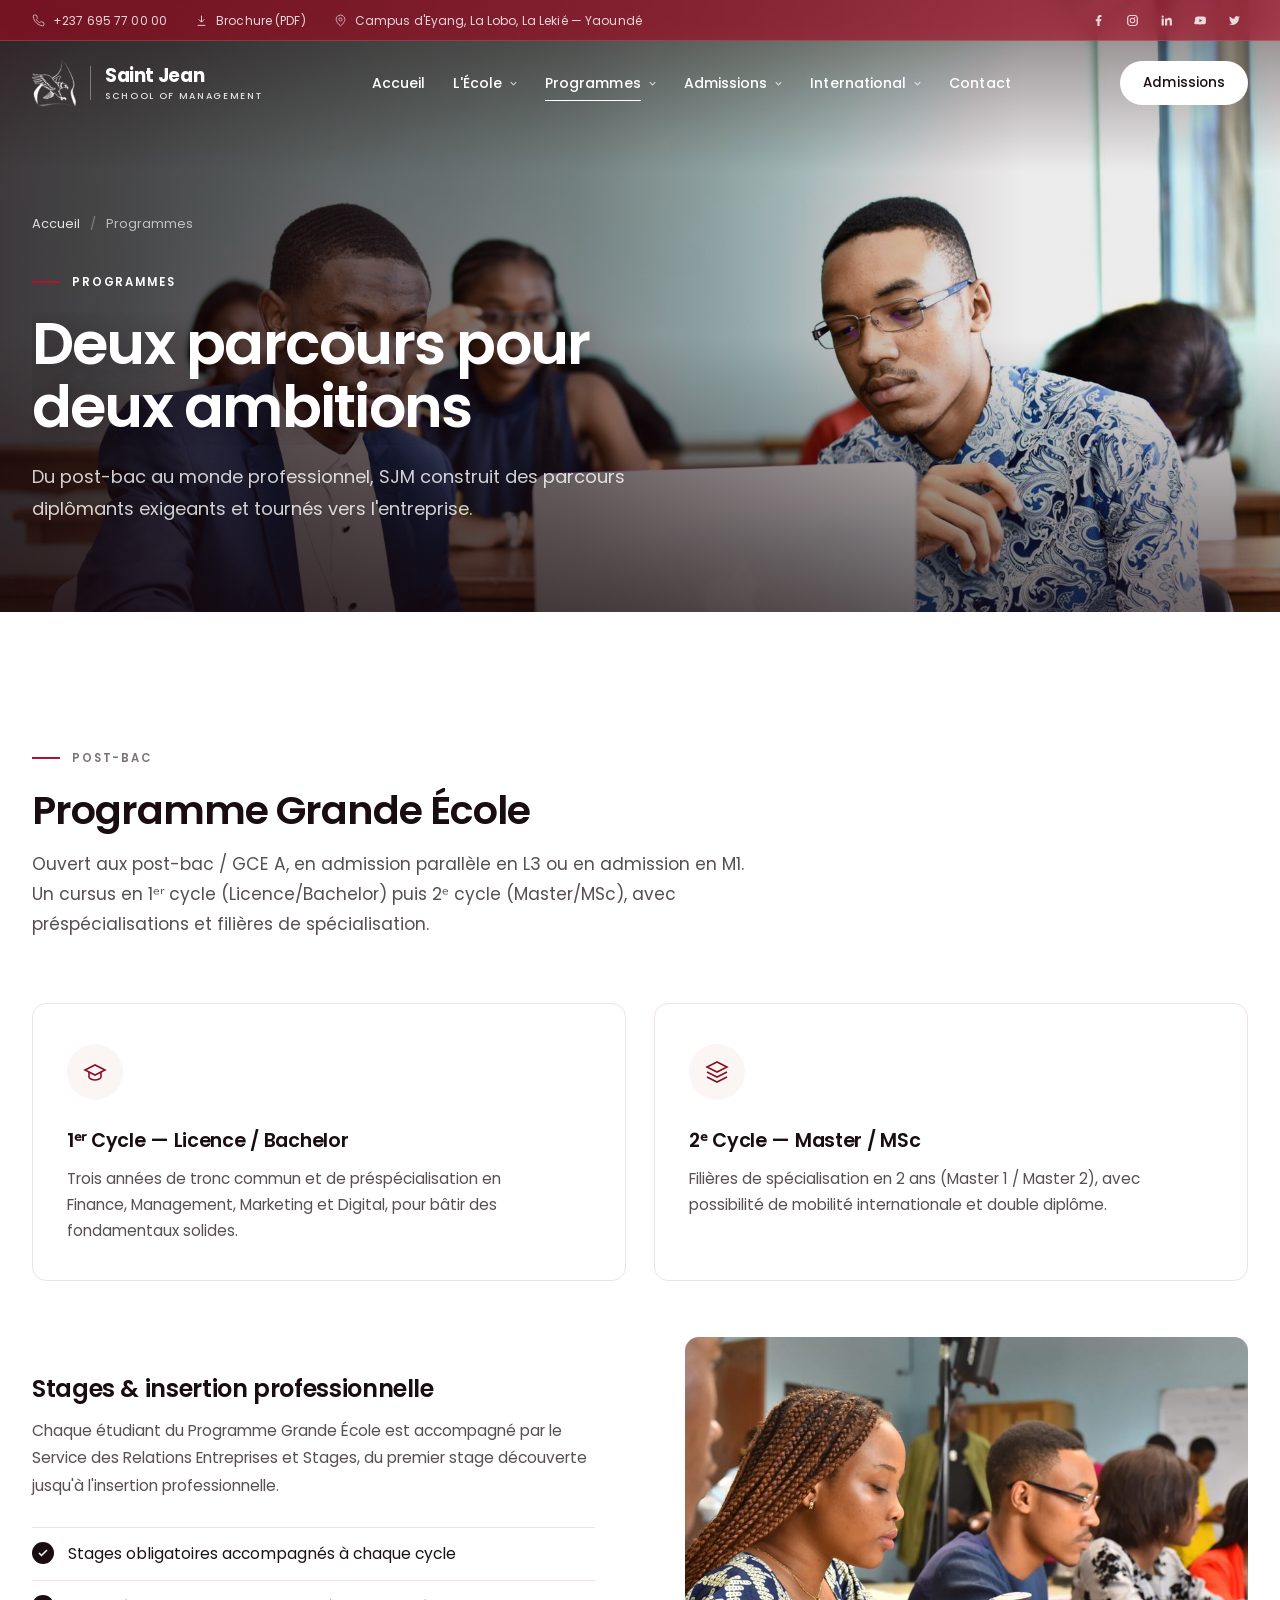
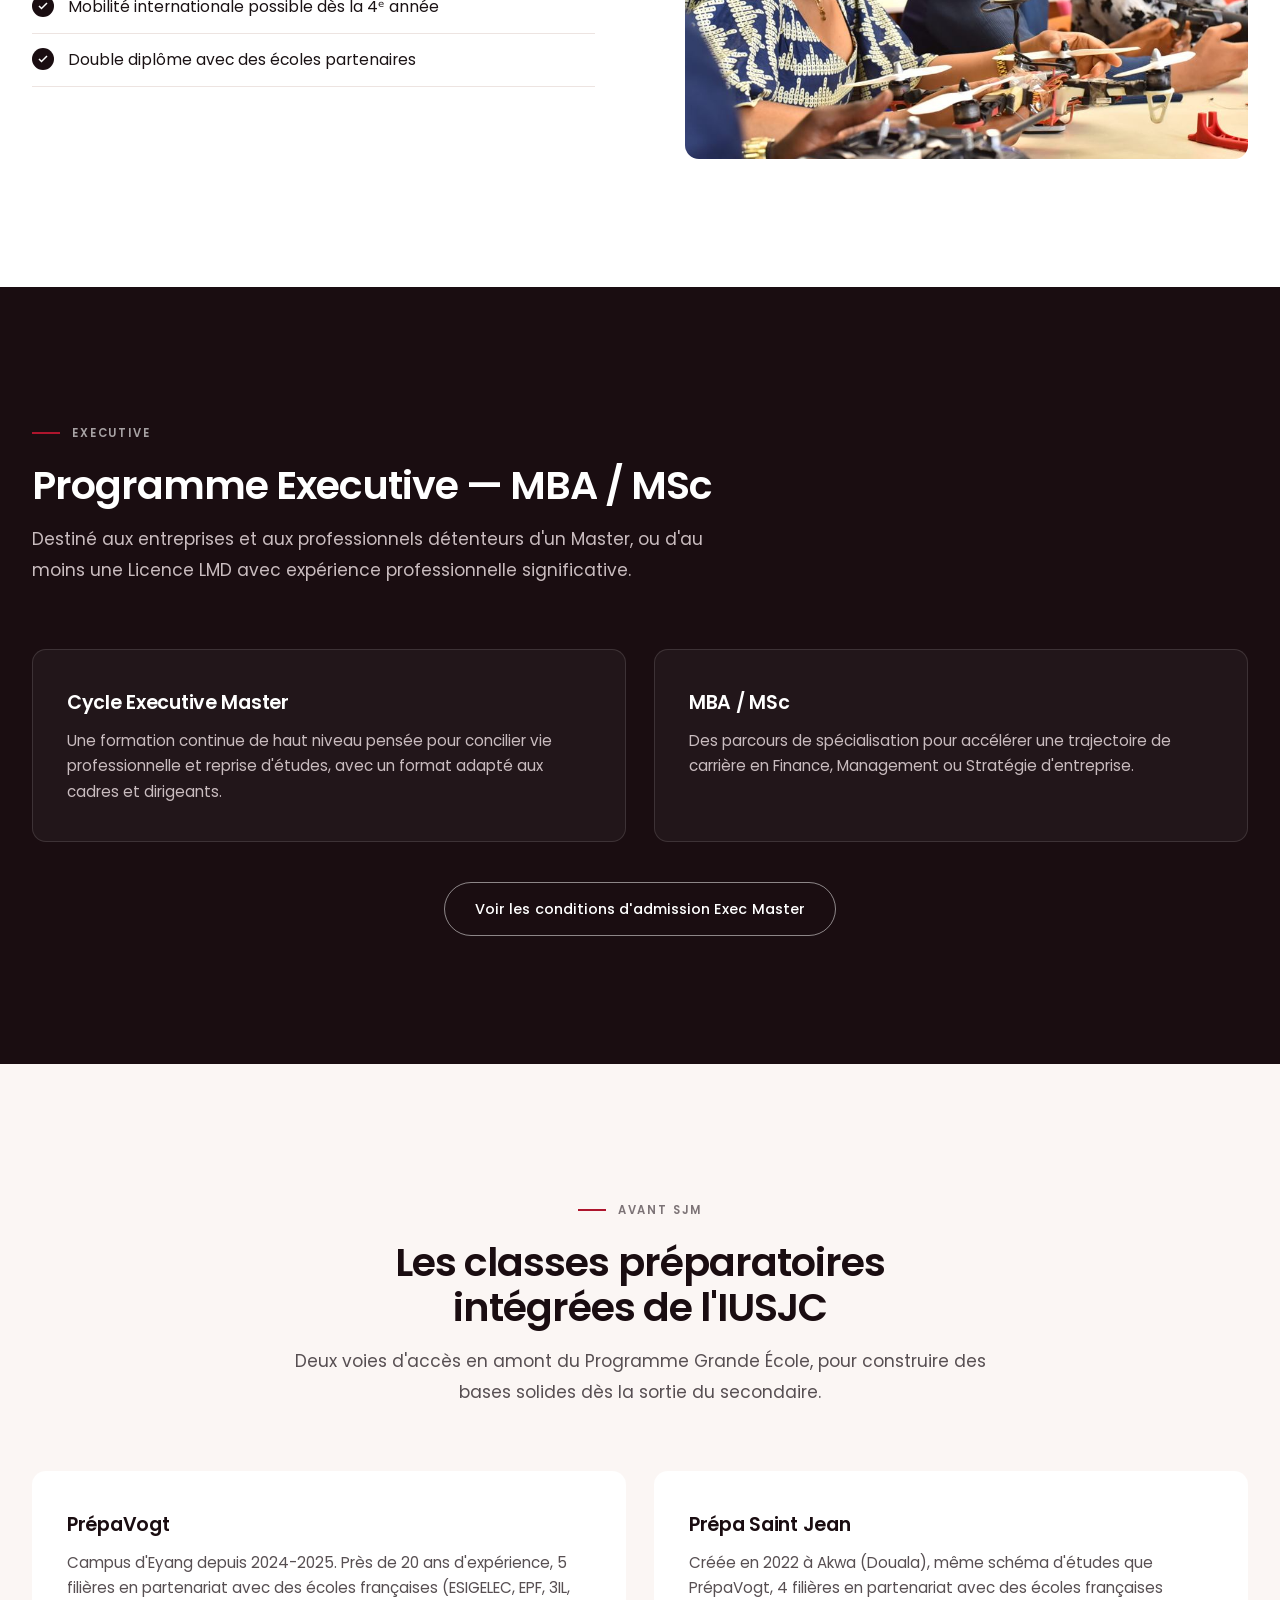
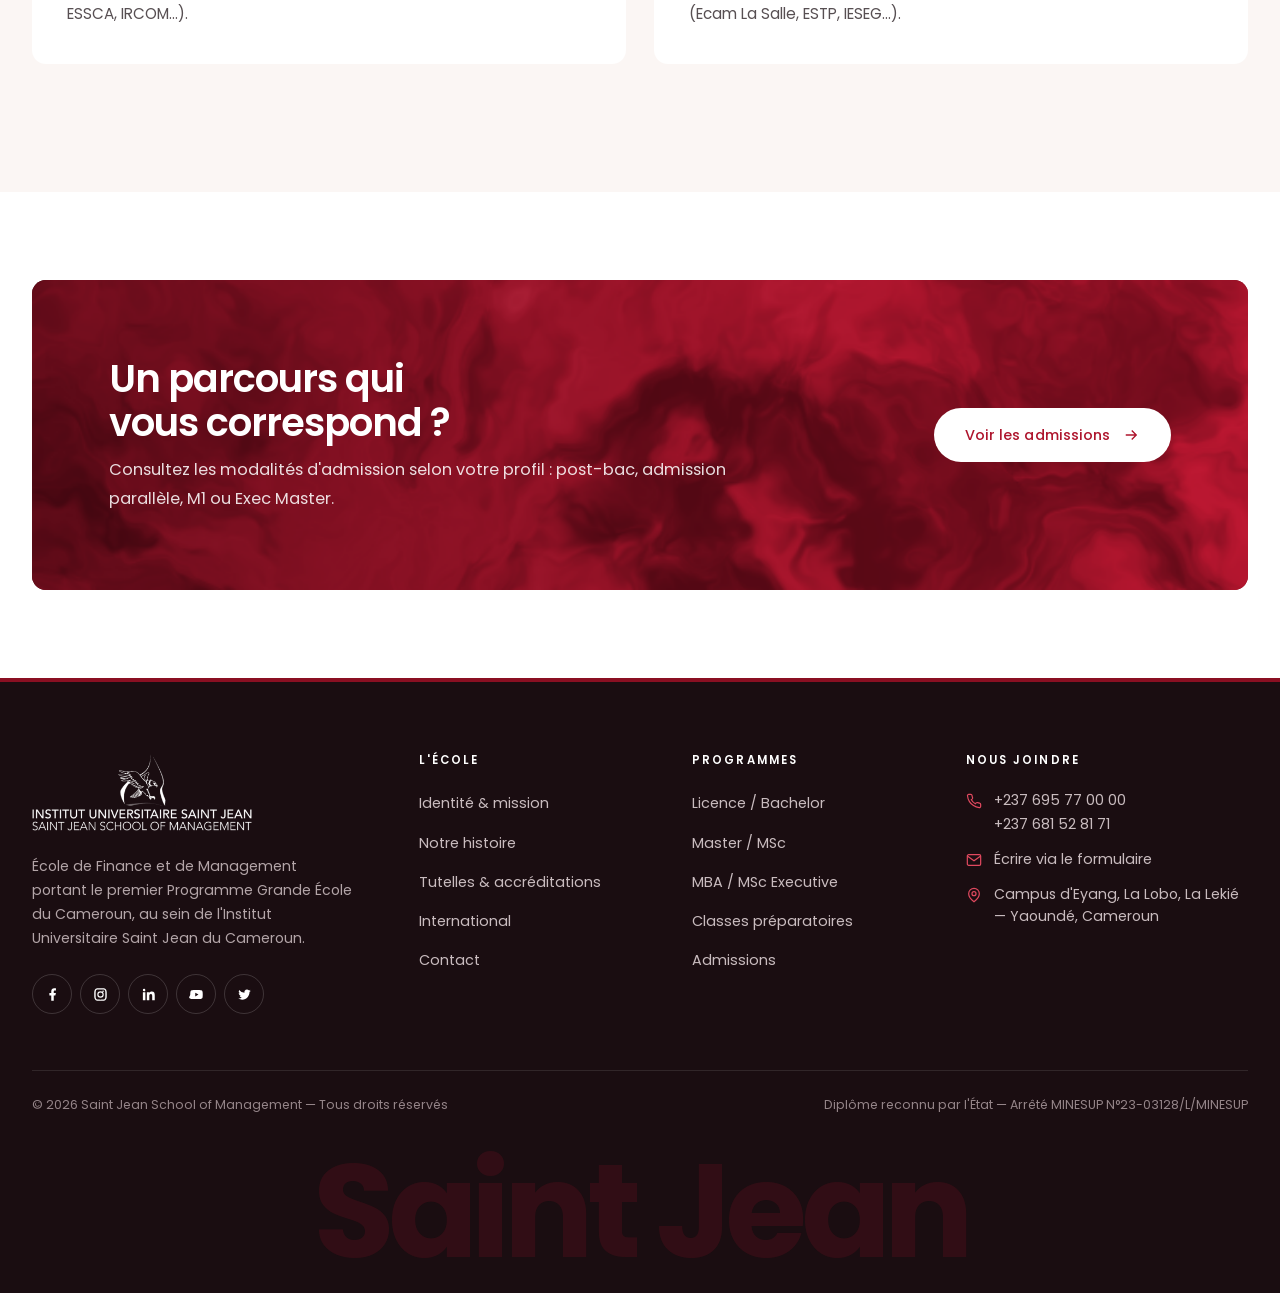
<file: programmes.html>
<!DOCTYPE html>
<html lang="fr">
<head>
<meta charset="UTF-8">
<meta name="viewport" content="width=device-width, initial-scale=1.0">
<title>Programmes — Grande École &amp; Executive | Saint Jean School of Management</title>
<meta name="description" content="Programme Grande École (Licence, Master/MSc) et Programme Executive (MBA/MSc, Exec Master) de Saint Jean School of Management.">
<link rel="icon" href="assets/img/emblem-sjm.png">
<link rel="apple-touch-icon" href="assets/img/emblem-sjm.png">
<link rel="shortcut icon" href="favicon.ico">
<link rel="canonical" href="https://saint-jean-management.netlify.app/programmes.html">
<meta name="theme-color" content="#AE152D">
<meta property="og:type" content="website">
<meta property="og:site_name" content="Saint Jean School of Management">
<meta property="og:locale" content="fr_FR">
<meta property="og:url" content="https://saint-jean-management.netlify.app/programmes.html">
<meta property="og:title" content="Programmes — Grande École & Executive | Saint Jean School of Management">
<meta property="og:description" content="Programme Grande École (Licence, Master/MSc) et Programme Executive (MBA/MSc, Exec Master) de Saint Jean School of Management.">
<meta property="og:image" content="https://saint-jean-management.netlify.app/assets/img/hero-campus.jpg">
<meta name="twitter:card" content="summary_large_image">
<meta name="twitter:title" content="Programmes — Grande École & Executive | Saint Jean School of Management">
<meta name="twitter:description" content="Programme Grande École (Licence, Master/MSc) et Programme Executive (MBA/MSc, Exec Master) de Saint Jean School of Management.">
<meta name="twitter:image" content="https://saint-jean-management.netlify.app/assets/img/hero-campus.jpg">
<link rel="preconnect" href="https://fonts.googleapis.com">
<link rel="preconnect" href="https://fonts.gstatic.com" crossorigin>
<link href="https://fonts.googleapis.com/css2?family=Poppins:ital,wght@0,300;0,400;0,500;0,600;0,700;1,300;1,400&display=swap" rel="stylesheet">
<script>document.documentElement.classList.add('js');</script>
<link rel="stylesheet" href="css/style.css">
</head>
<body>
<a class="skip-link" href="#main">Aller au contenu</a>

<header class="site-header">
  <div class="header-top">
    <div class="container">
      <div class="header-top-left">
        <a href="tel:+237695770000"><svg viewBox="0 0 24 24" fill="none" stroke="currentColor" stroke-width="1.8"><path d="M22 16.9v3a2 2 0 0 1-2.2 2 19.8 19.8 0 0 1-8.6-3 19.5 19.5 0 0 1-6-6 19.8 19.8 0 0 1-3-8.7A2 2 0 0 1 4.1 2h3a2 2 0 0 1 2 1.7c.1 1 .3 2 .7 3a2 2 0 0 1-.4 2.1L8 10.1a16 16 0 0 0 6 6l1.3-1.3a2 2 0 0 1 2.1-.4c1 .4 2 .6 3 .7a2 2 0 0 1 1.6 2Z"/></svg>+237 695 77 00 00</a>
        <a href="assets/brochure-saint-jean-management.pdf" download><svg viewBox="0 0 24 24" fill="none" stroke="currentColor" stroke-width="1.8"><path d="M12 3v12M7 10l5 5 5-5M5 21h14"/></svg>Brochure (PDF)</a>
        <span class="ht-address"><svg viewBox="0 0 24 24" fill="none" stroke="currentColor" stroke-width="1.8"><path d="M20 10c0 6-8 12-8 12s-8-6-8-12a8 8 0 0 1 16 0Z"/><circle cx="12" cy="10" r="3"/></svg>Campus d'Eyang, La Lobo, La Lekié — Yaoundé</span>
      </div>
      <div class="header-top-right">
        <a href="https://www.facebook.com/saintjeanmanagement/" aria-label="Facebook" target="_blank" rel="noopener"><svg viewBox="0 0 24 24" fill="currentColor"><path d="M14 13.5h2.5l1-4H14v-2c0-1.03 0-2 2-2h1.5V2.14C17.17 2.1 15.95 2 14.66 2 11.98 2 10 3.66 10 6.7v2.8H7v4h3V22h4v-8.5z"/></svg></a>
        <a href="https://www.instagram.com/saint_jean_management_/" aria-label="Instagram" target="_blank" rel="noopener"><svg viewBox="0 0 24 24" fill="currentColor"><path d="M12 2c2.7 0 3.06.01 4.12.06 1.06.05 1.79.22 2.43.47.66.26 1.21.6 1.76 1.15.5.5.9 1.1 1.15 1.76.25.64.42 1.37.47 2.43C21.99 8.94 22 9.3 22 12c0 2.7-.01 3.06-.06 4.12-.05 1.06-.22 1.79-.47 2.43a4.9 4.9 0 0 1-1.15 1.76c-.5.5-1.1.9-1.76 1.15-.64.25-1.37.42-2.43.47-1.06.05-1.42.06-4.12.06-2.7 0-3.06-.01-4.12-.06-1.06-.05-1.79-.22-2.43-.47a4.9 4.9 0 0 1-1.76-1.15 4.9 4.9 0 0 1-1.15-1.76c-.25-.64-.42-1.37-.47-2.43C2.01 15.06 2 14.7 2 12c0-2.7.01-3.06.06-4.12.05-1.06.22-1.79.47-2.43.26-.66.6-1.21 1.15-1.76.5-.5 1.1-.9 1.76-1.15.64-.25 1.37-.42 2.43-.47C8.94 2.01 9.3 2 12 2m0 1.8c-2.67 0-2.99.01-4.04.06-.87.04-1.34.18-1.65.3-.42.16-.71.35-1.02.66-.31.31-.5.6-.66 1.02-.12.31-.26.78-.3 1.65C4.28 8.54 4.27 8.86 4.27 12s.01 3.46.06 4.51c.04.87.18 1.34.3 1.65.16.42.35.71.66 1.02.31.31.6.5 1.02.66.31.12.78.26 1.65.3 1.05.05 1.37.06 4.04.06s2.99-.01 4.04-.06c.87-.04 1.34-.18 1.65-.3.42-.16.71-.35 1.02-.66.31-.31.5-.6.66-1.02.12-.31.26-.78.3-1.65.05-1.05.06-1.37.06-4.51s-.01-3.46-.06-4.51c-.04-.87-.18-1.34-.3-1.65a2.7 2.7 0 0 0-.66-1.02 2.7 2.7 0 0 0-1.02-.66c-.31-.12-.78-.26-1.65-.3-1.05-.05-1.37-.06-4.04-.06M12 6.87A5.13 5.13 0 1 1 6.87 12 5.13 5.13 0 0 1 12 6.87m0 1.8a3.33 3.33 0 1 0 3.33 3.33A3.33 3.33 0 0 0 12 8.67m5.34-2.02a1.2 1.2 0 1 1-1.2-1.2 1.2 1.2 0 0 1 1.2 1.2"/></svg></a>
        <a href="https://www.linkedin.com/company/saint-jean-school-of-management" aria-label="LinkedIn" target="_blank" rel="noopener"><svg viewBox="0 0 24 24" fill="currentColor"><path d="M6.94 5a2 2 0 1 1-4-.02 2 2 0 0 1 4 .02M7 8.48H3V21h4zM13.32 8.48H9.34V21h3.94v-6.57c0-1.74.33-3.42 2.48-3.42 2.13 0 2.16 1.98 2.16 3.53V21H22v-7.9c0-3.45-.74-6.1-4.77-6.1-1.94 0-3.24 1.06-3.77 2.07h-.05z"/></svg></a>
        <a href="https://www.youtube.com/@saintjeanschoolofmanagemen8176" aria-label="YouTube" target="_blank" rel="noopener"><svg viewBox="0 0 24 24" fill="currentColor"><path d="m10 15 5.2-3L10 9v6Zm12-3c0 1.9-.2 3.8-.2 3.8s-.2 1.6-.8 2.3c-.8.9-1.7.9-2.1.9-3 .2-7.4.3-7.9.3s-4.9-.1-7.9-.3c-.4 0-1.3 0-2.1-.9-.6-.7-.8-2.3-.8-2.3S2 13.9 2 12s.2-3.8.2-3.8.2-1.6.8-2.3c.8-.9 1.7-.9 2.1-.9C8.1 4.8 12 4.7 12 4.7s3.9.1 6.9.3c.4 0 1.3 0 2.1.9.6.7.8 2.3.8 2.3S22 10.1 22 12Z"/></svg></a>
        <a href="https://twitter.com/stjeanmanagment" aria-label="X (Twitter)" target="_blank" rel="noopener"><svg viewBox="0 0 24 24" fill="currentColor"><path d="M22 5.9c-.7.3-1.5.5-2.3.7.8-.5 1.5-1.3 1.8-2.3-.8.5-1.7.8-2.6 1a4.1 4.1 0 0 0-7 3.7A11.6 11.6 0 0 1 3.4 4.6a4.1 4.1 0 0 0 1.3 5.5c-.7 0-1.3-.2-1.9-.5v.1c0 2 1.4 3.6 3.3 4a4.1 4.1 0 0 1-1.9.1c.5 1.6 2 2.8 3.8 2.9A8.2 8.2 0 0 1 2 18.4a11.6 11.6 0 0 0 6.3 1.8c7.5 0 11.7-6.3 11.7-11.7v-.5c.8-.6 1.5-1.3 2-2.1"/></svg></a>
      </div>
    </div>
  </div>

  <div class="container navbar">
    <a href="index.html" class="brand" aria-label="Saint Jean School of Management — Accueil">
      <span class="brand-emblem">
        <img class="logo-light" src="assets/img/emblem-sjm-white.png" alt="" width="261" height="288" decoding="async">
        <img class="logo-dark" src="assets/img/emblem-sjm.png" alt="" width="261" height="288" decoding="async">
      </span>
      <span class="brand-text"><strong>Saint Jean</strong><span>School of Management</span></span>
    </a>

    <nav class="main-nav" id="main-nav" aria-label="Navigation principale">
      <a href="index.html" class="nav-top-link">Accueil</a>
      <div class="nav-item">
        <div class="nav-top-row">
          <a href="ecole.html" class="nav-top-link">L'École</a>
          <button class="nav-caret-btn" aria-label="Sous-menu L'École" aria-expanded="false"><svg class="nav-caret" viewBox="0 0 24 24" fill="none" stroke="currentColor" stroke-width="2.5"><path d="m6 9 6 6 6-6"/></svg></button>
        </div>
        <div class="dropdown-panel">
          <a href="ecole.html#mission">Identité, Mission, Vision</a>
          <a href="ecole.html#histoire">Notre histoire</a>
          <a href="ecole.html#tutelles">Tutelles &amp; accréditations</a>
        </div>
      </div>
      <div class="nav-item">
        <div class="nav-top-row">
          <a href="programmes.html" class="nav-top-link">Programmes</a>
          <button class="nav-caret-btn" aria-label="Sous-menu Programmes" aria-expanded="false"><svg class="nav-caret" viewBox="0 0 24 24" fill="none" stroke="currentColor" stroke-width="2.5"><path d="m6 9 6 6 6-6"/></svg></button>
        </div>
        <div class="dropdown-panel">
          <a href="programmes.html#grande-ecole">Programme Grande École</a>
          <a href="programmes.html#executive">Programme Executive (MBA/MSc)</a>
          <a href="programmes.html#prepa">Classes préparatoires</a>
        </div>
      </div>
      <div class="nav-item">
        <div class="nav-top-row">
          <a href="admissions.html" class="nav-top-link">Admissions</a>
          <button class="nav-caret-btn" aria-label="Sous-menu Admissions" aria-expanded="false"><svg class="nav-caret" viewBox="0 0 24 24" fill="none" stroke="currentColor" stroke-width="2.5"><path d="m6 9 6 6 6-6"/></svg></button>
        </div>
        <div class="dropdown-panel">
          <a href="admissions.html#post-bac">Admission post-bac</a>
          <a href="admissions.html#parallele-l3">Admission parallèle L3</a>
          <a href="admissions.html#m1">Admission en M1</a>
          <a href="admissions.html#exec-master">Admission Exec Master</a>
        </div>
      </div>
      <div class="nav-item">
        <div class="nav-top-row">
          <a href="international.html" class="nav-top-link">International</a>
          <button class="nav-caret-btn" aria-label="Sous-menu International" aria-expanded="false"><svg class="nav-caret" viewBox="0 0 24 24" fill="none" stroke="currentColor" stroke-width="2.5"><path d="m6 9 6 6 6-6"/></svg></button>
        </div>
        <div class="dropdown-panel">
          <a href="international.html#partenaires">Partenaires dans le monde</a>
          <a href="international.html#mobilite">Mobilité internationale</a>
          <a href="international.html#parcours">Parcours international</a>
        </div>
      </div>
      <a href="contact.html" class="nav-top-link">Contact</a>
      <a href="admissions.html" class="btn btn-primary nav-mobile-cta">Comment candidater</a>
    </nav>

    <div class="nav-cta">
      <a href="admissions.html" class="btn btn-primary btn-sm"><span class="txt-full">Admissions</span><span class="txt-short">Admissions</span></a>
      <button class="nav-toggle" aria-label="Ouvrir le menu" aria-expanded="false" aria-controls="main-nav">
        <span></span><span></span><span></span>
      </button>
    </div>
  </div>
</header>

<main id="main">

  <section class="page-hero page-hero--programmes">
    <div class="container">
      <div class="breadcrumb" data-intro style="--i:0"><a href="index.html">Accueil</a><span aria-hidden="true">/</span><span aria-current="page">Programmes</span></div>
      <span class="eyebrow" data-intro style="--i:1">Programmes</span>
      <h1><span class="line"><span style="--i:2">Deux parcours pour deux ambitions</span></span></h1>
      <p data-intro style="--i:4">Du post-bac au monde professionnel, SJM construit des parcours diplômants exigeants et tournés vers l'entreprise.</p>
    </div>
  </section>

  <!-- PROGRAMME GRANDE ECOLE -->
  <section class="section" id="grande-ecole">
    <div class="container">
      <div class="section-head">
        <span class="eyebrow">Post-bac</span>
        <h2 data-split>Programme Grande École</h2>
        <p class="lede">Ouvert aux post-bac / GCE A, en admission parallèle en L3 ou en admission en M1. Un cursus en 1ᵉʳ cycle (Licence/Bachelor) puis 2ᵉ cycle (Master/MSc), avec préspécialisations et filières de spécialisation.</p>
      </div>

      <div class="grid-2">
        <div class="feature-card" data-animate>
          <div class="feature-icon"><svg viewBox="0 0 24 24" fill="none" stroke="currentColor" stroke-width="2"><path d="M22 10 12 5 2 10l10 5 10-5Z"/><path d="M6 12v5c0 1.5 3 3 6 3s6-1.5 6-3v-5"/></svg></div>
          <h3>1ᵉʳ Cycle — Licence / Bachelor</h3>
          <p>Trois années de tronc commun et de préspécialisation en Finance, Management, Marketing et Digital, pour bâtir des fondamentaux solides.</p>
        </div>
        <div class="feature-card" data-animate data-delay="1">
          <div class="feature-icon"><svg viewBox="0 0 24 24" fill="none" stroke="currentColor" stroke-width="2"><path d="M12 2 2 7l10 5 10-5-10-5Z"/><path d="M2 17l10 5 10-5M2 12l10 5 10-5"/></svg></div>
          <h3>2ᵉ Cycle — Master / MSc</h3>
          <p>Filières de spécialisation en 2 ans (Master 1 / Master 2), avec possibilité de mobilité internationale et double diplôme.</p>
        </div>
      </div>

      <div class="split" style="margin-top:56px">
        <div data-animate data-delay="2">
          <h3>Stages &amp; insertion professionnelle</h3>
          <p>Chaque étudiant du Programme Grande École est accompagné par le Service des Relations Entreprises et Stages, du premier stage découverte jusqu'à l'insertion professionnelle.</p>
          <ul class="check-list">
            <li><svg viewBox="0 0 24 24" fill="none" stroke="currentColor" stroke-width="2"><path d="M20 6 9 17l-5-5"/></svg> Stages obligatoires accompagnés à chaque cycle</li>
            <li><svg viewBox="0 0 24 24" fill="none" stroke="currentColor" stroke-width="2"><path d="M20 6 9 17l-5-5"/></svg> Mobilité internationale possible dès la 4ᵉ année</li>
            <li><svg viewBox="0 0 24 24" fill="none" stroke="currentColor" stroke-width="2"><path d="M20 6 9 17l-5-5"/></svg> Double diplôme avec des écoles partenaires</li>
          </ul>
        </div>
        <div class="split-media">
          <div class="media-frame media-frame--wide" data-reveal>
            <img src="assets/img/students-1.jpg" alt="Étudiants du Programme Grande École SJM" width="1200" height="800" loading="lazy" decoding="async">
          </div>
        </div>
      </div>
    </div>
  </section>

  <!-- PROGRAMME EXECUTIVE -->
  <section class="section section--navy" id="executive">
    <div class="container">
      <div class="section-head">
        <span class="eyebrow">Executive</span>
        <h2 data-split>Programme Executive — MBA / MSc</h2>
        <p class="lede">Destiné aux entreprises et aux professionnels détenteurs d'un Master, ou d'au moins une Licence LMD avec expérience professionnelle significative.</p>
      </div>
      <div class="grid-2">
        <div class="feature-card feature-card--dark" data-animate>
          <h3>Cycle Executive Master</h3>
          <p>Une formation continue de haut niveau pensée pour concilier vie professionnelle et reprise d'études, avec un format adapté aux cadres et dirigeants.</p>
        </div>
        <div class="feature-card feature-card--dark" data-animate data-delay="1">
          <h3>MBA / MSc</h3>
          <p>Des parcours de spécialisation pour accélérer une trajectoire de carrière en Finance, Management ou Stratégie d'entreprise.</p>
        </div>
      </div>
      <div style="margin-top:40px;text-align:center">
        <a href="admissions.html#exec-master" class="btn btn-ghost-light">Voir les conditions d'admission Exec Master</a>
      </div>
    </div>
  </section>

  <!-- CLASSES PREPARATOIRES -->
  <section class="section section--cream" id="prepa">
    <div class="container">
      <div class="section-head center">
        <span class="eyebrow">Avant SJM</span>
        <h2 data-split>Les classes préparatoires intégrées de l'IUSJC</h2>
        <p class="lede">Deux voies d'accès en amont du Programme Grande École, pour construire des bases solides dès la sortie du secondaire.</p>
      </div>
      <div class="grid-2">
        <div class="feature-card" data-animate>
          <h3>PrépaVogt</h3>
          <p>Campus d'Eyang depuis 2024-2025. Près de 20 ans d'expérience, 5 filières en partenariat avec des écoles françaises (ESIGELEC, EPF, 3IL, ESSCA, IRCOM...).</p>
        </div>
        <div class="feature-card" data-animate data-delay="1">
          <h3>Prépa Saint Jean</h3>
          <p>Créée en 2022 à Akwa (Douala), même schéma d'études que PrépaVogt, 4 filières en partenariat avec des écoles françaises (Ecam La Salle, ESTP, IESEG...).</p>
        </div>
      </div>
    </div>
  </section>

  <section class="section--tight">
    <div class="container">
      <div class="cta-banner" data-animate>
        <div>
          <h2>Un parcours qui vous correspond&nbsp;?</h2>
          <p>Consultez les modalités d'admission selon votre profil&nbsp;: post-bac, admission parallèle, M1 ou Exec Master.</p>
        </div>
        <a href="admissions.html" class="btn btn-white" data-magnetic>Voir les admissions <svg class="btn-arrow" viewBox="0 0 24 24" fill="none" stroke="currentColor" stroke-width="1.8"><path d="M5 12h14M13 6l6 6-6 6"/></svg></a>
      </div>
    </div>
  </section>

</main>

<footer class="site-footer">
  <div class="container footer-top">
    <div class="footer-brand">
      <img src="assets/img/logo-sjm-white.png" alt="Institut Universitaire Saint Jean — Saint Jean School of Management" width="403" height="140" loading="lazy" decoding="async">
      <p>École de Finance et de Management portant le premier Programme Grande École du Cameroun, au sein de l'Institut Universitaire Saint Jean du Cameroun.</p>
      <div class="footer-social">
        <a href="https://www.facebook.com/saintjeanmanagement/" aria-label="Facebook" target="_blank" rel="noopener"><svg viewBox="0 0 24 24" fill="currentColor"><path d="M14 13.5h2.5l1-4H14v-2c0-1.03 0-2 2-2h1.5V2.14C17.17 2.1 15.95 2 14.66 2 11.98 2 10 3.66 10 6.7v2.8H7v4h3V22h4v-8.5z"/></svg></a>
        <a href="https://www.instagram.com/saint_jean_management_/" aria-label="Instagram" target="_blank" rel="noopener"><svg viewBox="0 0 24 24" fill="currentColor"><path d="M12 2c2.7 0 3.06.01 4.12.06 1.06.05 1.79.22 2.43.47.66.26 1.21.6 1.76 1.15.5.5.9 1.1 1.15 1.76.25.64.42 1.37.47 2.43C21.99 8.94 22 9.3 22 12c0 2.7-.01 3.06-.06 4.12-.05 1.06-.22 1.79-.47 2.43a4.9 4.9 0 0 1-1.15 1.76c-.5.5-1.1.9-1.76 1.15-.64.25-1.37.42-2.43.47-1.06.05-1.42.06-4.12.06-2.7 0-3.06-.01-4.12-.06-1.06-.05-1.79-.22-2.43-.47a4.9 4.9 0 0 1-1.76-1.15 4.9 4.9 0 0 1-1.15-1.76c-.25-.64-.42-1.37-.47-2.43C2.01 15.06 2 14.7 2 12c0-2.7.01-3.06.06-4.12.05-1.06.22-1.79.47-2.43.26-.66.6-1.21 1.15-1.76.5-.5 1.1-.9 1.76-1.15.64-.25 1.37-.42 2.43-.47C8.94 2.01 9.3 2 12 2m0 1.8c-2.67 0-2.99.01-4.04.06-.87.04-1.34.18-1.65.3-.42.16-.71.35-1.02.66-.31.31-.5.6-.66 1.02-.12.31-.26.78-.3 1.65C4.28 8.54 4.27 8.86 4.27 12s.01 3.46.06 4.51c.04.87.18 1.34.3 1.65.16.42.35.71.66 1.02.31.31.6.5 1.02.66.31.12.78.26 1.65.3 1.05.05 1.37.06 4.04.06s2.99-.01 4.04-.06c.87-.04 1.34-.18 1.65-.3.42-.16.71-.35 1.02-.66.31-.31.5-.6.66-1.02.12-.31.26-.78.3-1.65.05-1.05.06-1.37.06-4.51s-.01-3.46-.06-4.51c-.04-.87-.18-1.34-.3-1.65a2.7 2.7 0 0 0-.66-1.02 2.7 2.7 0 0 0-1.02-.66c-.31-.12-.78-.26-1.65-.3-1.05-.05-1.37-.06-4.04-.06M12 6.87A5.13 5.13 0 1 1 6.87 12 5.13 5.13 0 0 1 12 6.87m0 1.8a3.33 3.33 0 1 0 3.33 3.33A3.33 3.33 0 0 0 12 8.67m5.34-2.02a1.2 1.2 0 1 1-1.2-1.2 1.2 1.2 0 0 1 1.2 1.2"/></svg></a>
        <a href="https://www.linkedin.com/company/saint-jean-school-of-management" aria-label="LinkedIn" target="_blank" rel="noopener"><svg viewBox="0 0 24 24" fill="currentColor"><path d="M6.94 5a2 2 0 1 1-4-.02 2 2 0 0 1 4 .02M7 8.48H3V21h4zM13.32 8.48H9.34V21h3.94v-6.57c0-1.74.33-3.42 2.48-3.42 2.13 0 2.16 1.98 2.16 3.53V21H22v-7.9c0-3.45-.74-6.1-4.77-6.1-1.94 0-3.24 1.06-3.77 2.07h-.05z"/></svg></a>
        <a href="https://www.youtube.com/@saintjeanschoolofmanagemen8176" aria-label="YouTube" target="_blank" rel="noopener"><svg viewBox="0 0 24 24" fill="currentColor"><path d="m10 15 5.2-3L10 9v6Zm12-3c0 1.9-.2 3.8-.2 3.8s-.2 1.6-.8 2.3c-.8.9-1.7.9-2.1.9-3 .2-7.4.3-7.9.3s-4.9-.1-7.9-.3c-.4 0-1.3 0-2.1-.9-.6-.7-.8-2.3-.8-2.3S2 13.9 2 12s.2-3.8.2-3.8.2-1.6.8-2.3c.8-.9 1.7-.9 2.1-.9C8.1 4.8 12 4.7 12 4.7s3.9.1 6.9.3c.4 0 1.3 0 2.1.9.6.7.8 2.3.8 2.3S22 10.1 22 12Z"/></svg></a>
        <a href="https://twitter.com/stjeanmanagment" aria-label="X (Twitter)" target="_blank" rel="noopener"><svg viewBox="0 0 24 24" fill="currentColor"><path d="M22 5.9c-.7.3-1.5.5-2.3.7.8-.5 1.5-1.3 1.8-2.3-.8.5-1.7.8-2.6 1a4.1 4.1 0 0 0-7 3.7A11.6 11.6 0 0 1 3.4 4.6a4.1 4.1 0 0 0 1.3 5.5c-.7 0-1.3-.2-1.9-.5v.1c0 2 1.4 3.6 3.3 4a4.1 4.1 0 0 1-1.9.1c.5 1.6 2 2.8 3.8 2.9A8.2 8.2 0 0 1 2 18.4a11.6 11.6 0 0 0 6.3 1.8c7.5 0 11.7-6.3 11.7-11.7v-.5c.8-.6 1.5-1.3 2-2.1"/></svg></a>
      </div>
    </div>
    <div class="footer-col">
      <h4>L'École</h4>
      <ul>
        <li><a href="ecole.html#mission">Identité &amp; mission</a></li>
        <li><a href="ecole.html#histoire">Notre histoire</a></li>
        <li><a href="ecole.html#tutelles">Tutelles &amp; accréditations</a></li>
        <li><a href="international.html">International</a></li>
        <li><a href="contact.html">Contact</a></li>
      </ul>
    </div>
    <div class="footer-col">
      <h4>Programmes</h4>
      <ul>
        <li><a href="programmes.html#grande-ecole">Licence / Bachelor</a></li>
        <li><a href="programmes.html#grande-ecole">Master / MSc</a></li>
        <li><a href="programmes.html#executive">MBA / MSc Executive</a></li>
        <li><a href="programmes.html#prepa">Classes préparatoires</a></li>
        <li><a href="admissions.html">Admissions</a></li>
      </ul>
    </div>
    <div class="footer-col">
      <h4>Nous joindre</h4>
      <ul class="footer-contact">
        <li><svg viewBox="0 0 24 24" fill="none" stroke="currentColor" stroke-width="1.8"><path d="M22 16.9v3a2 2 0 0 1-2.2 2 19.8 19.8 0 0 1-8.6-3 19.5 19.5 0 0 1-6-6 19.8 19.8 0 0 1-3-8.7A2 2 0 0 1 4.1 2h3a2 2 0 0 1 2 1.7c.1 1 .3 2 .7 3a2 2 0 0 1-.4 2.1L8 10.1a16 16 0 0 0 6 6l1.3-1.3a2 2 0 0 1 2.1-.4c1 .4 2 .6 3 .7a2 2 0 0 1 1.6 2Z"/></svg><span><a href="tel:+237695770000">+237 695 77 00 00</a><br><a href="tel:+237681528171">+237 681 52 81 71</a></span></li>
        <li><svg viewBox="0 0 24 24" fill="none" stroke="currentColor" stroke-width="1.8"><rect x="2" y="4" width="20" height="16" rx="2"/><path d="m22 6-10 7L2 6"/></svg><span><a href="contact.html#contact-form">Écrire via le formulaire</a></span></li>
        <li><svg viewBox="0 0 24 24" fill="none" stroke="currentColor" stroke-width="1.8"><path d="M20 10c0 6-8 12-8 12s-8-6-8-12a8 8 0 0 1 16 0Z"/><circle cx="12" cy="10" r="3"/></svg><span>Campus d'Eyang, La Lobo, La Lekié — Yaoundé, Cameroun</span></li>
      </ul>
    </div>
  </div>
  <div class="container footer-bottom">
    <span>© <span data-year>2026</span> Saint Jean School of Management — Tous droits réservés</span>
    <span>Diplôme reconnu par l'État — Arrêté MINESUP N°23-03128/L/MINESUP</span>
  </div>
  <div class="footer-wordmark" aria-hidden="true">Saint Jean</div>
</footer>

<script src="js/main.js"></script>
</body>
</html>
</file>
<file: css/style.css>
/* ==========================================================================
   Saint Jean School of Management — feuille de style principale
   Palette de marque : rouge #AE152D / marine #10386B / ciel #6EC1E4
   Typographie : Poppins (titres, texte & interface)
   ========================================================================== */

:root{
  --red: #AE152D;
  --red-dark: #8A0F22;
  --red-light: #F8E8EB;
  --red-deep: #5C0916;
  --navy: #10386B;            /* bleu institutionnel : usage secondaire uniquement */
  --navy-dark: #2A1419;
  --navy-ink: #1A0D11;        /* noir chaud (textes forts, fonds sombres) */
  --sky: #F6C1CA;             /* rose clair : accents sur fond sombre ou rouge */
  --ink: #1A1214;
  --ink-soft: #574F52;
  --ink-mute: #7C7376;
  --paper: #FFFFFF;
  --cream: #FBF6F4;
  --line: #EDE4E1;
  --line-cool: #E3E8EF;

  --font-display: "Poppins", -apple-system, "Segoe UI", Roboto, Helvetica, Arial, sans-serif;
  --font-body: "Poppins", -apple-system, "Segoe UI", Roboto, Helvetica, Arial, sans-serif;

  --container: 1240px;
  --gutter: 32px;
  --radius: 6px;
  --radius-lg: 14px;
  --shadow-soft: 0 30px 60px -34px rgba(26,10,14,.42);
  --shadow-lift: 0 40px 80px -40px rgba(26,10,14,.55);
  --ease-out: cubic-bezier(.16,1,.3,1);
  --ease-io: cubic-bezier(.65,0,.35,1);
  --header-h: 84px;
}

*,*::before,*::after{ box-sizing:border-box; }
html{ scroll-behavior:smooth; -webkit-text-size-adjust:100%; }
section[id], .accordion-item[id]{ scroll-margin-top:100px; }
body{
  margin:0;
  font-family:var(--font-body);
  font-size:.97rem;
  font-weight:400;
  color:var(--ink);
  background:var(--paper);
  line-height:1.75;
  -webkit-font-smoothing:antialiased;
  -moz-osx-font-smoothing:grayscale;
  text-rendering:optimizeLegibility;
  overflow-x:clip;
}
img{ max-width:100%; height:auto; display:block; }
a{ color:inherit; text-decoration:none; }
ul{ margin:0; padding:0; list-style:none; }
button{ font:inherit; }
::selection{ background:var(--red); color:#fff; }
:focus-visible{ outline:2px solid var(--red); outline-offset:3px; border-radius:2px; }

h1,h2,h3,h4{
  font-family:var(--font-display);
  font-weight:600;
  line-height:1.14;
  margin:0 0 .5em;
  color:var(--navy-ink);
  letter-spacing:-.025em;
  text-wrap:balance;
}
h1{ font-size:clamp(2.3rem, 4.6vw, 3.9rem); letter-spacing:-.03em; line-height:1.08; }
h2{ font-size:clamp(1.8rem, 3.1vw, 2.7rem); }
h3{ font-size:1.2rem; line-height:1.35; letter-spacing:-.015em; }
h2 em, h1 em{ font-style:normal; color:var(--red); }
p{ margin:0 0 1em; text-wrap:pretty; }
strong{ font-weight:600; }

.container{
  width:100%;
  max-width:calc(var(--container) + var(--gutter) * 2);
  margin-inline:auto;
  padding-inline:var(--gutter);
}
@media (max-width:640px){ :root{ --gutter:20px; } }

.eyebrow{
  display:inline-flex;
  align-items:center;
  gap:12px;
  font-family:var(--font-body);
  font-size:.72rem;
  font-weight:600;
  letter-spacing:.16em;
  text-transform:uppercase;
  color:var(--red);
  margin-bottom:22px;
  line-height:1.4;
}
.eyebrow::before{
  content:"";
  width:28px; height:1px;
  background:currentColor;
  flex:0 0 auto;
}
.center .eyebrow{ justify-content:center; }
.section{ padding:clamp(80px, 10vw, 136px) 0; position:relative; }
.section--tight{ padding:clamp(56px, 7vw, 88px) 0; }
.section--cream{ background:var(--cream); }
.section--navy{ background:var(--navy-ink); color:#D6CACD; }
.section--navy h2, .section--navy h3{ color:#fff; }
.section--navy .eyebrow{ color:var(--sky); }
.section--navy .lede{ color:#C9BCBF; }
.section-head{
  max-width:720px;
  margin-bottom:clamp(44px, 5vw, 64px);
}
.section-head.center{ margin-inline:auto; text-align:center; }
.section-head .lede{ margin-bottom:0; }
.section-head--split{
  max-width:none;
  display:flex; justify-content:space-between; align-items:flex-end; gap:32px; flex-wrap:wrap;
}
.section-head--split > div{ max-width:680px; }
.section-head h2{ margin-bottom:.4em; }
.lede{ font-size:1.075rem; color:var(--ink-soft); line-height:1.75; font-weight:400; }

/* ==========================================================================
   Boutons
   ========================================================================== */
.btn{
  --btn-bg: var(--navy);
  --btn-fg: #fff;
  --btn-fill: var(--navy-ink);
  position:relative;
  display:inline-flex;
  align-items:center;
  justify-content:center;
  gap:12px;
  height:54px;
  padding:0 30px;
  border-radius:999px;
  font-family:var(--font-body);
  font-weight:500;
  font-size:.9rem;
  letter-spacing:.005em;
  line-height:1;
  color:var(--btn-fg);
  background:var(--btn-bg);
  border:1px solid transparent;
  cursor:pointer;
  overflow:hidden;
  isolation:isolate;
  white-space:nowrap;
  transition:color .45s var(--ease-out), border-color .45s var(--ease-out), box-shadow .45s var(--ease-out), transform .6s var(--ease-out);
}
.btn::before{
  content:"";
  position:absolute; inset:0;
  background:var(--btn-fill);
  border-radius:inherit;
  transform:translateY(101%);
  transition:transform .55s var(--ease-out);
  z-index:-1;
}
.btn:hover::before{ transform:translateY(0); }
.btn .btn-arrow{
  width:18px; height:18px; flex:0 0 auto;
  transition:transform .45s var(--ease-out);
}
.btn:hover .btn-arrow{ transform:translateX(4px); }
.btn-primary{ --btn-bg:var(--red); --btn-fill:var(--red-dark); }
.btn-primary:hover{ box-shadow:0 18px 34px -16px rgba(174,21,45,.65); }
.btn-navy{ --btn-bg:var(--navy-ink); --btn-fill:var(--red); }
.btn-navy:hover{ box-shadow:0 18px 34px -16px rgba(174,21,45,.6); }
.btn-outline{ --btn-bg:transparent; --btn-fg:var(--red); --btn-fill:var(--red); border-color:rgba(174,21,45,.45); }
.btn-outline:hover{ --btn-fg:#fff; border-color:var(--red); }
.btn-ghost-light{ --btn-bg:transparent; --btn-fg:#fff; --btn-fill:#fff; border-color:rgba(255,255,255,.5); }
.btn-ghost-light:hover{ --btn-fg:var(--navy-ink); border-color:#fff; }
.btn-white{ --btn-bg:#fff; --btn-fg:var(--red); --btn-fill:var(--navy-ink); }
.btn-white:hover{ --btn-fg:#fff; }
.btn-sm{ height:44px; padding:0 22px; font-size:.84rem; }
.btn svg{ width:16px; height:16px; }
.btn:disabled{ opacity:.65; cursor:not-allowed; }

.link-arrow{ display:inline-block; transition:transform .45s var(--ease-out); }
a:hover .link-arrow{ transform:translateX(5px); }

.text-link{
  display:inline-flex; align-items:center; gap:10px;
  font-weight:600; font-size:.9rem; color:var(--navy-ink);
  padding-bottom:4px;
  background:linear-gradient(currentColor,currentColor) 0 100% / 100% 1px no-repeat;
  transition:background-size .5s var(--ease-out), color .3s ease;
}
.text-link:hover{ color:var(--red); background-size:0 1px; background-position:100% 100%; }
.text-link{ color:var(--red); }

/* ==========================================================================
   Header — transparent sur le visuel d'ouverture, verre dépoli au scroll
   ========================================================================== */
.site-header{
  position:fixed; top:0; left:0; right:0; z-index:100;
  color:#fff;
  transition:transform .6s var(--ease-out), background-color .45s ease, box-shadow .45s ease, color .45s ease;
}
.site-header::before{
  content:"";
  position:absolute; inset:0;
  background:rgba(255,255,255,.9);
  backdrop-filter:saturate(1.6) blur(18px);
  -webkit-backdrop-filter:saturate(1.6) blur(18px);
  opacity:0;
  transition:opacity .45s ease;
  z-index:-1;
}
.site-header.is-scrolled{ color:var(--ink); box-shadow:0 1px 0 rgba(26,10,14,.08), 0 18px 40px -30px rgba(26,10,14,.35); }
.site-header.is-scrolled::before{ opacity:1; }
.site-header.is-hidden{ transform:translateY(-100%); }

.header-top{
  font-size:.75rem;
  letter-spacing:.01em;
  /* bandeau rouge translucide : la photo reste visible au travers */
  /* le fond est désaturé derrière la barre : le rouge reste rouge même sur le ciel */
  background:linear-gradient(90deg, rgba(138,15,34,.78) 0%, rgba(174,21,45,.66) 100%);
  backdrop-filter:blur(12px) grayscale(1) brightness(.9);
  -webkit-backdrop-filter:blur(12px) grayscale(1) brightness(.9);
  border-bottom:1px solid rgba(255,255,255,.14);
  max-height:44px;
  overflow:hidden;
  transition:max-height .5s var(--ease-out), opacity .35s ease, border-color .35s ease;
}
.site-header.is-scrolled .header-top{ max-height:0; opacity:0; border-color:transparent; }
.header-top .container{
  display:flex; justify-content:space-between; align-items:center;
  height:40px;
  gap:16px;
}
.header-top a, .header-top span{ opacity:.82; transition:opacity .2s ease; }
.header-top a:hover{ opacity:1; }
.header-top-left{ display:flex; gap:28px; align-items:center; white-space:nowrap; }
.header-top-left > *{ display:inline-flex; align-items:center; gap:8px; }
.header-top-left svg{ width:13px; height:13px; opacity:.8; }
.header-top-right{ display:flex; gap:6px; align-items:center; }
.header-top-right a{ display:flex; align-items:center; justify-content:center; width:28px; height:28px; border-radius:50%; }
.header-top-right a:hover{ background:rgba(255,255,255,.14); }
.header-top-right svg{ width:13px; height:13px; }

.navbar{
  display:flex; align-items:center; justify-content:space-between;
  height:var(--header-h);
  gap:24px;
  transition:height .45s var(--ease-out);
}
.site-header.is-scrolled .navbar{ height:72px; }

.brand{ display:flex; align-items:center; gap:14px; flex-shrink:0; }
.brand-emblem{ position:relative; width:44px; height:48px; flex:0 0 auto; }
.brand-emblem img{
  position:absolute; inset:0; width:100%; height:100%; object-fit:contain;
  transition:opacity .45s ease;
}
.brand-emblem .logo-dark{ opacity:0; }
.site-header.is-scrolled .brand-emblem .logo-dark{ opacity:1; }
.site-header.is-scrolled .brand-emblem .logo-light{ opacity:0; }
.brand-text{ display:flex; flex-direction:column; line-height:1; padding-left:14px; border-left:1px solid currentColor; border-color:rgba(255,255,255,.35); transition:border-color .45s ease; }
.site-header.is-scrolled .brand-text{ border-color:var(--line); }
.brand-text strong{
  font-family:var(--font-display); font-weight:700; font-size:1.18rem; letter-spacing:-.02em;
  line-height:1.05;
}
.brand-text span{
  font-size:.58rem; font-weight:500; letter-spacing:.18em; text-transform:uppercase;
  margin-top:5px; opacity:.85;
}
.site-header.is-scrolled .brand-text strong{ color:var(--navy-ink); }
.site-header.is-scrolled .brand-text span{ color:var(--red); opacity:1; }

.main-nav{ display:flex; align-items:center; gap:4px; }
.main-nav > a, .nav-top-link{
  position:relative;
  padding:10px 12px;
  font-size:.875rem;
  font-weight:500;
  letter-spacing:.005em;
  color:inherit;
  transition:color .25s ease, opacity .25s ease;
}
.nav-top-link{ padding-right:4px; }
.main-nav > a::after, .nav-top-link::after{
  content:"";
  position:absolute; left:12px; right:12px; bottom:4px; height:1px;
  background:currentColor;
  transform:scaleX(0); transform-origin:right;
  transition:transform .5s var(--ease-out);
}
.nav-top-link::after{ right:4px; }
.main-nav > a:hover::after, .nav-item:hover .nav-top-link::after,
.main-nav > a.active::after, .nav-top-link.active::after{ transform:scaleX(1); transform-origin:left; }
.site-header.is-scrolled .main-nav > a.active, .site-header.is-scrolled .nav-top-link.active{ color:var(--red); }

.nav-cta{ display:flex; align-items:center; gap:14px; flex-shrink:0; }
.main-nav > a.nav-mobile-cta{ display:none; }
.nav-cta .txt-short{ display:none; }
.site-header:not(.is-scrolled) .nav-cta .btn-primary{ --btn-bg:#fff; --btn-fg:var(--navy-ink); --btn-fill:var(--red); }
.site-header:not(.is-scrolled) .nav-cta .btn-primary:hover{ --btn-fg:#fff; box-shadow:none; }

/* Sous-menus */
.nav-item{ position:relative; }
.nav-top-row{ display:flex; align-items:center; }
.nav-caret-btn{
  background:none; border:none; cursor:pointer; padding:10px 10px 10px 2px;
  display:flex; align-items:center; color:inherit; opacity:.7;
}
.nav-caret{ width:11px; height:11px; transition:transform .45s var(--ease-out); }
.nav-item:hover .nav-caret{ transform:rotate(180deg); }

.dropdown-panel{
  position:absolute; top:100%; left:-8px;
  min-width:280px;
  background:#fff;
  color:var(--ink);
  border-radius:12px;
  box-shadow:0 1px 0 rgba(26,10,14,.04), 0 30px 70px -28px rgba(26,10,14,.45);
  padding:10px;
  margin-top:10px;
  opacity:0; visibility:hidden; pointer-events:none;
  transform:translateY(10px);
  transition:opacity .3s ease, transform .5s var(--ease-out), visibility 0s linear .3s;
  z-index:80;
}
.dropdown-panel::before{ content:""; position:absolute; left:0; right:0; top:-14px; height:14px; }
.nav-item:hover .dropdown-panel,
.nav-item.open .dropdown-panel,
.nav-item:focus-within .dropdown-panel{
  opacity:1; visibility:visible; pointer-events:auto;
  transform:none;
  transition:opacity .3s ease, transform .5s var(--ease-out), visibility 0s;
}
.dropdown-panel a{
  display:flex; align-items:center; justify-content:space-between; gap:12px;
  padding:12px 14px;
  border-radius:8px;
  font-size:.875rem;
  font-weight:500;
  color:var(--ink-soft);
  transition:background .25s ease, color .25s ease;
}
.dropdown-panel a::after{
  content:"→"; color:var(--red); opacity:0; transform:translateX(-6px);
  transition:opacity .3s ease, transform .4s var(--ease-out);
}
.dropdown-panel a:hover{ background:var(--red-light); color:var(--red); }
.dropdown-panel a:hover::after{ opacity:1; transform:none; }

.nav-toggle{
  display:none;
  position:relative;
  width:44px; height:44px;
  background:none; border:1px solid currentColor; border-radius:50%;
  border-color:rgba(255,255,255,.4);
  cursor:pointer; padding:0; color:inherit;
}
.site-header.is-scrolled .nav-toggle{ border-color:var(--line); }
.nav-toggle span{
  position:absolute; left:13px; width:16px; height:1.5px; background:currentColor; display:block;
  transition:transform .45s var(--ease-out), opacity .25s ease, top .45s var(--ease-out);
}
.nav-toggle span:nth-child(1){ top:16px; }
.nav-toggle span:nth-child(2){ top:21px; }
.nav-toggle span:nth-child(3){ top:26px; }
.nav-toggle.active span:nth-child(1){ top:21px; transform:rotate(45deg); }
.nav-toggle.active span:nth-child(2){ opacity:0; }
.nav-toggle.active span:nth-child(3){ top:21px; transform:rotate(-45deg); }

@media (max-width:1180px){
  .header-top-left .ht-address{ display:none; }
  .main-nav > a, .nav-top-link{ padding-inline:9px; }
  .nav-top-link{ padding-right:2px; }
}
@media (max-width:1060px){
  .header-top{ display:none; }
  .site-header.menu-open{ color:var(--ink); }
  .site-header.menu-open::before{ opacity:1; background:#fff; }
  .site-header.menu-open .brand-emblem .logo-dark{ opacity:1; }
  .site-header.menu-open .brand-emblem .logo-light{ opacity:0; }
  .site-header.menu-open .brand-text{ border-color:var(--line); }
  .site-header.menu-open .brand-text strong{ color:var(--navy-ink); }
  .site-header.menu-open .brand-text span{ color:var(--red); opacity:1; }
  .site-header.menu-open .nav-toggle{ border-color:var(--line); }
  .navbar{ height:72px; }
  .main-nav{
    position:fixed; left:0; right:0; top:72px; bottom:0;
    height:calc(100dvh - 72px);
    background:#fff; color:var(--ink);
    flex-direction:column; align-items:stretch;
    padding:12px var(--gutter) 40px; gap:0;
    clip-path:inset(0 0 100% 0);
    visibility:hidden;
    transition:clip-path .6s var(--ease-io), visibility 0s linear .6s;
    overflow-y:auto;
  }
  .main-nav.open{ clip-path:inset(0 0 0 0); visibility:visible; transition:clip-path .6s var(--ease-io), visibility 0s; }
  .main-nav > a, .nav-item{
    border-bottom:1px solid var(--line);
    opacity:0; transform:translateY(16px);
    transition:opacity .4s ease, transform .6s var(--ease-out);
  }
  .main-nav.open > a, .main-nav.open .nav-item{ opacity:1; transform:none; }
  .main-nav.open > :nth-child(1){ transition-delay:.12s; }
  .main-nav.open > :nth-child(2){ transition-delay:.17s; }
  .main-nav.open > :nth-child(3){ transition-delay:.22s; }
  .main-nav.open > :nth-child(4){ transition-delay:.27s; }
  .main-nav.open > :nth-child(5){ transition-delay:.32s; }
  .main-nav.open > :nth-child(6){ transition-delay:.37s; }
  .main-nav > a, .nav-top-link{
    padding:16px 2px; font-family:var(--font-display); font-size:1.35rem; font-weight:600; letter-spacing:-.02em;
  }
  .main-nav > a::after, .nav-top-link::after{ display:none; }
  .main-nav > a.active, .nav-top-link.active{ color:var(--red); }
  .main-nav > a.nav-mobile-cta{
    display:inline-flex; margin-top:32px; border-bottom:0; padding:0 30px;
    font-family:var(--font-body); font-size:.95rem; font-weight:600; letter-spacing:.01em; color:#fff;
  }
  .main-nav > a.nav-mobile-cta.active{ color:#fff; }
  .nav-toggle{ display:block; }
  .nav-top-row{ justify-content:space-between; }
  .nav-top-link{ flex:1; }
  .nav-caret-btn{ padding:18px 6px; }
  .nav-caret{ width:16px; height:16px; }
  .nav-item:hover .nav-caret{ transform:none; }
  .nav-item.open .nav-caret{ transform:rotate(180deg); color:var(--red); }
  .dropdown-panel{
    position:static; transform:none !important;
    opacity:1; visibility:visible; pointer-events:auto;
    box-shadow:none; border-radius:0; margin:0; padding:0; min-width:0;
    max-height:0; overflow:hidden;
    transition:max-height .45s var(--ease-out);
  }
  .dropdown-panel::before{ display:none; }
  .nav-item.open .dropdown-panel{ max-height:320px; padding-bottom:14px; }
  .dropdown-panel a{ padding:10px 2px 10px 16px; border-radius:0; font-size:.95rem; }
  .dropdown-panel a:hover{ background:none; }
}
@media (max-width:480px){
  .nav-cta .btn{ display:none; }
  .brand-text strong{ font-size:1.2rem; }
  .brand-text span{ font-size:.56rem; letter-spacing:.16em; }
  .brand-emblem{ width:38px; height:42px; }
}

/* Bandeau d'accréditation */
.trust-ribbon{ display:none; }

/* Barre de progression de lecture */
.scroll-progress{
  position:fixed; left:0; top:0; height:2px; width:100%;
  background:linear-gradient(90deg, var(--red-deep), var(--red), #E0495F);
  transform-origin:0 50%; transform:scaleX(0);
  z-index:120; pointer-events:none;
}

/* ==========================================================================
   Hero (accueil)
   ========================================================================== */
.hero{
  position:relative;
  min-height:100vh;
  min-height:100svh;
  display:flex; align-items:flex-end;
  color:#fff;
  background:var(--navy-ink);
  overflow:hidden;
  isolation:isolate;
}
.hero-media{
  position:absolute; inset:0;
  z-index:-2;
  overflow:hidden;
  animation:heroDrift 32s ease-in-out 3s infinite alternate;
}
@keyframes heroDrift{ from{ transform:scale(1); } to{ transform:scale(1.06); } }
/* Reflet lumineux qui balaie la façade */
.hero-media::after{
  content:""; position:absolute; inset:-20% -60%;
  background:linear-gradient(105deg, transparent 40%, rgba(255,244,220,.0) 44%, rgba(255,244,220,.34) 50%, rgba(255,244,220,0) 56%, transparent 60%);
  mix-blend-mode:soft-light;
  transform:translateX(-60%);
  animation:heroShine 9s var(--ease-io) 1.6s infinite;
  pointer-events:none;
}
@keyframes heroShine{
  0%{ transform:translateX(-60%); opacity:0; }
  8%{ opacity:1; }
  45%{ transform:translateX(60%); opacity:1; }
  52%, 100%{ transform:translateX(60%); opacity:0; }
}
.hero-bg{
  position:absolute; inset:-6% 0 -6% 0;
  background:url("../assets/img/hero-campus.jpg") 62% 40% / cover no-repeat;
  transform:scale(1.14);
  translate:0 var(--py, 0px);
  transition:transform 2.6s var(--ease-out);
  will-change:transform, translate;
}
.is-loaded .hero-bg{ transform:scale(1.02); }
.hero-overlay{
  position:absolute; inset:0;
  z-index:-1;
  background:
    linear-gradient(90deg, rgba(22,8,11,.8) 0%, rgba(22,8,11,.6) 100%),
    linear-gradient(0deg, rgba(22,8,11,.45) 0%, rgba(22,8,11,0) 30%);
  /* le voile couvre la colonne de texte (ancré sur le conteneur, quelle que soit
     la largeur d'écran) puis s'efface : la façade apparaît dans sa lumière naturelle */
  --fade:linear-gradient(90deg, #000 0%, #000 max(40%, calc(50% - 120px)), rgba(0,0,0,.5) max(52%, calc(50% + 140px)), transparent max(72%, calc(50% + 400px)));
  -webkit-mask-image:var(--fade);
  mask-image:var(--fade);
}
/* lisibilité du menu sur le ciel, sans voile */
.page-home .site-header:not(.is-scrolled) .navbar,
.page-home .site-header:not(.is-scrolled) .header-top{ text-shadow:0 1px 14px rgba(22,8,11,.55); }
.hero-inner{
  position:relative;
  width:100%;
  padding-top:calc(var(--header-h) + 88px);
  padding-bottom:clamp(36px, 5vh, 56px);
}
.hero-content{ max-width:1000px; }
.hero-content > p, .hero-content > .eyebrow{ max-width:620px; }
.hero .eyebrow{ color:#fff; margin-bottom:28px; }
.hero .eyebrow::before{ background:var(--red); height:3px; width:40px; }
.hero h1{
  color:#fff;
  font-size:clamp(2.4rem, 5.3vw, 4.8rem);
  font-weight:600;
  line-height:1.04;
  letter-spacing:-.035em;
  text-shadow:0 2px 30px rgba(26,10,14,.35);
  margin:0 0 22px;
  text-wrap:initial;
}
.hero h1 .line{ display:block; }
.hero-motto{
  font-family:var(--font-display);
  font-style:italic;
  font-weight:300;
  font-size:clamp(1.15rem, 1.9vw, 1.5rem);
  letter-spacing:.01em;
  color:#fff;
  margin:0 0 24px;
}
.hero p.lede{
  color:rgba(255,255,255,.88);
  max-width:540px;
  margin:0;
  font-size:1.02rem;
  text-shadow:0 1px 16px rgba(26,10,14,.4);
}
.hero-actions{
  display:flex; gap:14px; margin-top:40px; flex-wrap:wrap;
}
.hero-foot{
  margin-top:clamp(40px, 7vh, 72px);
  padding-top:24px;
  border-top:1px solid rgba(255,255,255,.18);
  display:flex; justify-content:space-between; align-items:center; gap:24px; flex-wrap:wrap;
}
.hero-badge{
  display:flex; align-items:center; gap:14px;
  font-size:.82rem; color:rgba(255,255,255,.78);
  line-height:1.5;
}
.hero-badge svg{ width:34px; height:34px; color:var(--sky); flex:0 0 auto; }
.hero-badge strong{ color:#fff; display:block; font-weight:600; }
.hero-scroll{
  display:flex; align-items:center; gap:14px;
  color:rgba(255,255,255,.75);
  font-size:.72rem; letter-spacing:.2em; text-transform:uppercase;
}
.hero-scroll:hover{ color:#fff; }
.hero-scroll-line{
  position:relative; width:1px; height:44px; overflow:hidden;
  background:rgba(255,255,255,.22);
}
.hero-scroll-line::after{
  content:""; position:absolute; left:0; top:0; width:100%; height:100%;
  background:#fff;
  animation:scrollLineDraw 2.2s var(--ease-io) infinite;
}
@keyframes scrollLineDraw{
  0%{ transform:translateY(-100%); }
  60%{ transform:translateY(0); }
  100%{ transform:translateY(100%); }
}
@media (max-width:720px){
  .hero-inner{ padding-top:calc(72px + 72px); }
  .hero-overlay{
    -webkit-mask-image:none; mask-image:none;
    background:
      linear-gradient(0deg, rgba(22,8,11,.94) 0%, rgba(22,8,11,.8) 40%, rgba(22,8,11,.55) 68%, rgba(22,8,11,.3) 88%, rgba(22,8,11,.45) 100%);
  }
  .hero-scroll{ display:none; }
  .hero-actions .btn{ flex:1 1 auto; }
}

/* ==========================================================================
   En-tête de page intérieure
   ========================================================================== */
.page-hero{
  --page-img: url("../assets/img/hero-campus.jpg");
  position:relative;
  color:#fff;
  overflow:hidden;
  min-height:clamp(460px, 68vh, 640px);
  display:flex; align-items:flex-end;
  background:var(--navy-ink);
  isolation:isolate;
}
.page-hero::before{
  content:"";
  position:absolute; inset:-4% 0;
  background:var(--page-img) center 40%/cover no-repeat;
  transform:scale(1.1);
  translate:0 var(--py, 0px);
  transition:transform 2.2s var(--ease-out);
  z-index:-2;
}
.is-loaded .page-hero::before{ transform:scale(1.02); }
.page-hero::after{
  content:"";
  position:absolute; inset:0;
  background:
    linear-gradient(90deg, rgba(22,8,11,.8) 0%, rgba(22,8,11,.5) 45%, rgba(22,8,11,.08) 80%),
    linear-gradient(0deg, rgba(22,8,11,.6) 0%, rgba(22,8,11,0) 45%),
    linear-gradient(180deg, rgba(22,8,11,.5) 0%, rgba(22,8,11,0) 28%);
  z-index:-1;
}
.page-hero .container{ position:relative; padding-top:calc(var(--header-h) + 120px); padding-bottom:clamp(56px, 7vw, 88px); }
.page-hero .eyebrow{ color:#fff; }
.page-hero .eyebrow::before{ background:var(--red); height:2px; }
.page-hero h1{ color:#fff; font-size:clamp(2.2rem, 4.6vw, 3.9rem); max-width:900px; margin-bottom:22px; text-shadow:0 2px 30px rgba(26,10,14,.35); }
.page-hero p{ max-width:600px; color:rgba(255,255,255,.8); font-size:1.125rem; margin-bottom:0; }
.page-hero .hero-actions{ margin-top:36px; }
.breadcrumb{
  display:flex; align-items:center; gap:10px;
  font-size:.8rem; color:rgba(255,255,255,.65); margin-bottom:28px;
}
.breadcrumb [aria-hidden]{ opacity:.5; }
.breadcrumb a{ color:rgba(255,255,255,.85); transition:color .2s ease; }
.breadcrumb a:hover{ color:#fff; }
.page-hero--ecole{ --page-img:url("../assets/img/students-1.jpg"); }
.page-hero--programmes{ --page-img:url("../assets/img/students-class.jpg"); }
.page-hero--international{ --page-img:url("../assets/img/campus-2.jpg"); }
@media (max-width:720px){
  .page-hero .container{ padding-top:calc(72px + 88px); }
  .page-hero::after{
    background:linear-gradient(0deg, rgba(22,8,11,.92) 0%, rgba(22,8,11,.78) 45%, rgba(22,8,11,.5) 75%, rgba(22,8,11,.55) 100%);
  }
}

/* ==========================================================================
   Manifeste (révélation mot par mot au scroll)
   ========================================================================== */
.manifesto{ padding:clamp(96px, 12vw, 160px) 0 clamp(72px, 9vw, 120px); }
.manifesto-text{
  font-family:var(--font-display);
  font-weight:500;
  font-size:clamp(1.5rem, 3.1vw, 2.6rem);
  line-height:1.32;
  letter-spacing:-.025em;
  color:var(--navy-ink);
  max-width:1080px;
  margin:0;
  text-wrap:pretty;
}
.manifesto-text em{ font-style:normal; color:var(--red); }
.manifesto-text .w{ opacity:.16; transition:opacity .35s ease; }
.manifesto-text .w.on{ opacity:1; }
.manifesto-meta{
  margin-top:48px;
  display:flex; align-items:center; gap:24px; flex-wrap:wrap;
}

/* ==========================================================================
   Chiffres clés
   ========================================================================== */
.stats-strip{
  background:linear-gradient(115deg, var(--red-deep) 0%, var(--red) 55%, #C21B37 100%);
  color:#fff;
}
.stats-grid{
  display:grid;
  grid-template-columns:repeat(4,1fr);
  padding-block:clamp(48px, 6vw, 72px);
}
.stat-item{
  padding:4px 28px;
  border-left:1px solid rgba(255,255,255,.22);
  display:flex; flex-direction:column; gap:10px;
}
.stat-item:first-child{ border-left:none; padding-left:0; }
.stat-num{
  font-family:var(--font-display);
  font-size:clamp(2.4rem, 4vw, 3.6rem);
  font-weight:600;
  line-height:1;
  letter-spacing:-.04em;
  display:block;
  color:#fff;
  font-variant-numeric:lining-nums tabular-nums;
}
.stat-label{ font-size:.78rem; color:rgba(255,255,255,.82); letter-spacing:.06em; font-weight:500; line-height:1.5; }
.stats-strip--light{ background:transparent; color:var(--ink); border-block:1px solid var(--line); }
.stats-strip--light .stat-item{ border-color:var(--line); }
.stats-strip--light .stat-num{ color:var(--navy-ink); }
.stats-strip--light .stat-label{ color:var(--ink-mute); }
@media (max-width:860px){
  .stats-grid{ grid-template-columns:repeat(2,1fr); row-gap:40px; }
  .stat-item:nth-child(3){ border-left:none; padding-left:0; }
}
@media (max-width:420px){ .stat-item{ padding-inline:16px; } }

/* ==========================================================================
   Grilles & cartes
   ========================================================================== */
.grid-3{ display:grid; grid-template-columns:repeat(3,1fr); gap:28px; }
.grid-2{ display:grid; grid-template-columns:repeat(2,1fr); gap:28px; }
@media (max-width:960px){ .grid-3{ grid-template-columns:1fr 1fr; } }
@media (max-width:720px){ .grid-3, .grid-2{ grid-template-columns:1fr; } }

.feature-card{
  position:relative;
  background:#fff;
  border:1px solid var(--line);
  padding:40px 34px 36px;
  border-radius:var(--radius-lg);
  transition:box-shadow .6s var(--ease-out), transform .6s var(--ease-out), border-color .4s ease;
  overflow:hidden;
}
.feature-card::after{
  content:""; position:absolute; left:0; right:0; bottom:0; height:3px;
  background:linear-gradient(90deg, var(--red-deep), var(--red));
  transform:scaleX(0); transform-origin:left;
  transition:transform .7s var(--ease-out);
}
.feature-card:hover{ box-shadow:var(--shadow-soft); transform:translateY(-6px); border-color:transparent; }
.feature-card:hover::after{ transform:scaleX(1); }
.feature-num{
  display:block;
  font-family:var(--font-display); font-weight:600; font-size:.85rem; color:var(--red);
  margin-bottom:34px; letter-spacing:.08em;
}
.feature-icon{
  width:56px; height:56px; border-radius:50%;
  background:var(--red-light); color:var(--red);
  display:flex; align-items:center; justify-content:center;
  margin-bottom:28px;
  transition:background .5s var(--ease-out), color .5s var(--ease-out), transform .6s var(--ease-out);
}
.feature-card:hover .feature-icon{ background:var(--red); color:#fff; transform:rotate(-8deg); }
.feature-icon svg{ width:24px; height:24px; stroke-width:1.6; }
.feature-card h3{ font-size:1.2rem; margin-bottom:12px; }
.feature-card p{ color:var(--ink-soft); font-size:.95rem; margin-bottom:0; line-height:1.7; }
.section--cream .feature-card{ border-color:transparent; }
.feature-card--dark{ background:rgba(255,255,255,.04); border-color:rgba(255,255,255,.12); }
.feature-card--dark h3{ color:#fff; }
.feature-card--dark p{ color:#C9BCBF; }
.feature-card--dark:hover{ background:rgba(255,255,255,.07); border-color:rgba(255,255,255,.2); box-shadow:none; }
.feature-card--dark .feature-icon{ background:rgba(174,21,45,.25); color:#fff; }

/* Cartes programmes */
.program-card{
  position:relative;
  overflow:hidden;
  border-radius:var(--radius-lg);
  min-height:560px;
  display:flex; align-items:flex-end;
  color:#fff;
  isolation:isolate;
  background:var(--navy-ink);
}
.program-card-media{
  position:absolute; inset:0; z-index:-2;
  background-size:cover; background-position:center;
  transform:scale(1.02);
  transition:transform 1.4s var(--ease-out);
}
.program-card:hover .program-card-media{ transform:scale(1.08); }
.program-card::before{
  content:"";
  position:absolute; inset:0; z-index:-1;
  background:linear-gradient(180deg, rgba(26,10,14,.08) 0%, rgba(26,10,14,.5) 38%, rgba(26,10,14,.9) 66%, rgba(26,10,14,.97) 100%);
  transition:opacity .6s ease;
}
.program-card-body{ position:relative; padding:44px; width:100%; }
.program-card .eyebrow{ color:#fff; margin-bottom:16px; }
.program-card .eyebrow::before{ background:var(--red); height:2px; }
.program-card h3{ color:#fff; font-size:clamp(1.55rem, 2.2vw, 1.95rem); margin-bottom:14px; }
.program-card p{ color:rgba(255,255,255,.78); margin-bottom:24px; max-width:440px; }
.program-list{ display:flex; flex-wrap:wrap; gap:8px; margin-bottom:30px; }
.program-list li{
  font-size:.75rem; font-weight:500; letter-spacing:.04em;
  padding:7px 14px; border:1px solid rgba(255,255,255,.3); border-radius:999px;
  backdrop-filter:blur(6px); background:rgba(255,255,255,.06);
}
.program-card-cta{
  display:inline-flex; align-items:center; gap:14px;
  font-weight:600; font-size:.9rem;
}
.program-card-cta .circle{
  width:48px; height:48px; border-radius:50%;
  border:1px solid rgba(255,255,255,.45);
  display:flex; align-items:center; justify-content:center;
  transition:background .5s var(--ease-out), border-color .5s var(--ease-out), transform .5s var(--ease-out);
}
.program-card-cta svg{ width:18px; height:18px; transition:transform .5s var(--ease-out); }
.program-card:hover .program-card-cta .circle{ background:var(--red); border-color:var(--red); }
.program-card:hover .program-card-cta svg{ transform:rotate(-45deg); }
@media (max-width:720px){
  .program-card{ min-height:500px; }
  .program-card-body{ padding:30px 26px; }
  .program-card::before{ background:linear-gradient(180deg, rgba(26,10,14,.2) 0%, rgba(26,10,14,.78) 34%, rgba(26,10,14,.96) 70%); }
}
@media (max-width:560px){
  .btn{ white-space:normal; height:auto; min-height:52px; padding:14px 26px; text-align:center; line-height:1.3; }
  .cta-actions{ width:100%; }
  .cta-actions .btn, .cta-banner > .btn{ flex:1 1 100%; }
}

/* Bloc texte / image */
.split{
  display:grid; grid-template-columns:1fr 1fr; gap:clamp(40px, 7vw, 104px); align-items:center;
}
.split--media-first > .split-media{ order:-1; }
@media (max-width:900px){ .split{ grid-template-columns:1fr; gap:48px; } .split--media-first > .split-media{ order:0; } }
.split h2{ margin-bottom:.55em; }
.split > div > p:not(.lede){ color:var(--ink-soft); }
.split h3{ font-size:1.5rem; }
.split-media{ position:relative; }
.split-media .media-frame{
  position:relative;
  overflow:hidden;
  border-radius:var(--radius-lg);
  aspect-ratio:4/5;
}
.split-media .media-frame--wide{ aspect-ratio:4/3; }
.split-media .media-frame img{
  position:absolute; left:0; top:-8%;
  width:100%; height:116%;
  object-fit:cover;
  translate:0 var(--py, 0px);
}
.split-media > img{ border-radius:var(--radius-lg); aspect-ratio:4/3; }
.split-media .badge-card{
  position:absolute; bottom:32px; left:-36px;
  background:#fff; border-radius:var(--radius-lg);
  padding:24px 28px; box-shadow:var(--shadow-lift);
  display:flex; align-items:center; gap:18px;
  max-width:300px;
  z-index:2;
}
.badge-card strong{
  display:block; font-family:var(--font-display); font-weight:600;
  font-size:2.3rem; line-height:1; letter-spacing:-.04em; color:var(--red);
}
.badge-card span{ font-size:.82rem; color:var(--ink-soft); line-height:1.45; display:block; }
.badge-card .badge-sep{ width:1px; align-self:stretch; background:var(--line); }
@media (max-width:1100px){ .split-media .badge-card{ left:20px; } }
@media (max-width:560px){
  .split-media .badge-card{ position:relative; left:auto; bottom:auto; margin:-48px 16px 0; }
}

.check-list{ margin:28px 0 36px; }
.check-list li{
  display:flex; gap:14px; align-items:flex-start;
  padding:14px 0;
  border-top:1px solid var(--line);
  font-size:.975rem; color:var(--ink);
  line-height:1.55;
}
.check-list li:last-child{ border-bottom:1px solid var(--line); }
.check-list svg{
  width:22px; height:22px; flex-shrink:0; color:#fff; margin-top:0;
  background:var(--red); border-radius:50%; padding:5px; stroke-width:3;
}

/* Timeline (école / histoire) */
.timeline{ position:relative; max-width:880px; }
.timeline::before{
  content:""; position:absolute; left:128px; top:10px; bottom:10px; width:1px; background:var(--line);
}
.timeline-progress{
  position:absolute; left:128px; top:10px; width:1px; height:calc(100% - 20px);
  background:var(--red); transform-origin:top; transform:scaleY(var(--tl, 0));
}
.timeline-item{
  position:relative;
  display:grid; grid-template-columns:128px 1fr; gap:0 56px;
  padding-bottom:56px;
}
.timeline-item:last-child{ padding-bottom:0; }
.timeline-item::before{
  content:""; position:absolute; left:122px; top:10px;
  width:13px; height:13px; border-radius:50%; background:#fff;
  border:1px solid var(--red);
  transition:background .5s ease, transform .5s var(--ease-out);
}
.timeline-item.in::before{ background:var(--red); transform:scale(1.15); }
.timeline-year{
  font-family:var(--font-display); color:var(--red); font-weight:600;
  font-size:1.5rem; line-height:1.1; letter-spacing:-.03em;
}
.timeline-item > :not(.timeline-year){ grid-column:2; }
.timeline-item h3{ margin-bottom:8px; }
.timeline-item p{ color:var(--ink-soft); margin:0; }
@media (max-width:640px){
  .timeline::before, .timeline-progress{ left:6px; }
  .timeline-item{ grid-template-columns:1fr; padding-left:40px; padding-bottom:44px; }
  .timeline-item::before{ left:0; top:8px; }
  .timeline-item > :not(.timeline-year){ grid-column:1; }
  .timeline-year{ font-size:1.4rem; margin-bottom:6px; }
}

/* Bande de texte défilante */
.text-marquee{
  overflow:hidden;
  padding-block:clamp(36px, 5vw, 60px);
  border-block:1px solid var(--line);
  background:#fff;
}
.text-marquee-track{
  display:flex; width:max-content; gap:0;
  will-change:transform;
}
.text-marquee-item{
  display:flex; align-items:center;
  font-family:var(--font-display);
  font-size:clamp(2.6rem, 6.4vw, 5.6rem);
  font-weight:600;
  line-height:1.1;
  letter-spacing:-.04em;
  color:var(--navy-ink);
  white-space:nowrap;
  padding-right:.45em;
}
.text-marquee-item:nth-child(even){ color:transparent; -webkit-text-stroke:1.5px var(--red); }
.text-marquee-item::after{
  content:""; display:inline-block; width:.18em; height:.18em; margin-left:.45em;
  background:var(--red); border-radius:50%;
}

/* Logos — bande défilante infinie */
.logos-strip{ padding-block:8px; }
.marquee{
  overflow:hidden;
  -webkit-mask-image:linear-gradient(90deg, transparent, #000 10%, #000 90%, transparent);
  mask-image:linear-gradient(90deg, transparent, #000 10%, #000 90%, transparent);
}
.marquee-track{
  display:flex; align-items:center; gap:24px;
  width:max-content;
  animation:marqueeScroll 36s linear infinite;
}
.marquee:hover .marquee-track{ animation-play-state:paused; }
.logo-pill{
  display:flex; align-items:center; justify-content:center;
  height:120px; width:220px; flex:0 0 auto;
  background:#fff; border-radius:var(--radius-lg);
  padding:22px 30px;
  transition:box-shadow .5s var(--ease-out), transform .5s var(--ease-out);
}
.logo-pill:hover{ box-shadow:var(--shadow-soft); transform:translateY(-4px); }
.logo-pill img{
  max-height:80px; max-width:100%; width:auto; height:auto;
  object-fit:contain;
  filter:grayscale(1) contrast(1.1);
  opacity:.85;
  transition:filter .5s ease, opacity .5s ease;
}
.logo-pill:hover img{ filter:none; opacity:1; }
@keyframes marqueeScroll{
  from{ transform:translateX(0); }
  to{ transform:translateX(calc(-50% - 12px)); }
}

/* Citations */
.testimonial-carousel{ position:relative; }
.testimonial-track{
  display:flex;
  overflow-x:auto;
  scroll-snap-type:x mandatory;
  gap:24px;
  scrollbar-width:none;
  -ms-overflow-style:none;
  scroll-behavior:smooth;
}
.testimonial-track::-webkit-scrollbar{ display:none; }
.testimonial{
  position:relative;
  flex:0 0 100%;
  scroll-snap-align:center;
  padding:0 0 0 clamp(0px, 8vw, 120px);
}
.testimonial::before{
  content:"“";
  position:absolute; left:0; top:-.12em;
  font-family:Georgia, serif; font-size:clamp(0px, 14vw, 11rem); line-height:1;
  color:var(--red);
}
.testimonial blockquote{
  font-family:var(--font-display);
  font-size:clamp(1.3rem, 2.4vw, 2rem);
  font-weight:400;
  line-height:1.45;
  letter-spacing:-.02em;
  color:var(--navy-ink);
  margin:0 0 32px;
  max-width:980px;
}
.testimonial cite{
  display:flex; align-items:center; gap:14px;
  font-style:normal; color:var(--ink-mute); font-size:.85rem; letter-spacing:.04em; font-weight:500;
}
.testimonial cite::before{ content:""; width:28px; height:2px; background:var(--red); }
.carousel-foot{
  display:flex; justify-content:space-between; align-items:center; gap:24px;
  margin-top:40px; padding-left:clamp(0px, 8vw, 120px);
}
.carousel-count{ font-family:var(--font-display); font-size:.95rem; font-weight:500; color:var(--ink-mute); font-variant-numeric:tabular-nums; }
.carousel-count b{ color:var(--red); font-weight:600; }
.carousel-controls{ display:flex; gap:10px; }
.carousel-btn{
  width:54px; height:54px; border-radius:50%;
  background:transparent; border:1px solid var(--line); color:var(--navy-ink);
  display:flex; align-items:center; justify-content:center; cursor:pointer;
  transition:background .4s var(--ease-out), color .4s var(--ease-out), border-color .4s ease;
}
.carousel-btn:hover:not(:disabled){ background:var(--red); border-color:var(--red); color:#fff; }
.carousel-btn:disabled{ opacity:.35; cursor:not-allowed; }
.carousel-btn svg{ width:18px; height:18px; }

/* Galerie photo + lightbox */
.gallery-img{ cursor:zoom-in; }
.lightbox{
  position:fixed; inset:0; z-index:300;
  background:rgba(4,14,28,.94);
  backdrop-filter:blur(8px);
  display:flex; align-items:center; justify-content:center;
  opacity:0; visibility:hidden;
  transition:opacity .4s ease, visibility 0s linear .4s;
}
.lightbox.open{ opacity:1; visibility:visible; transition:opacity .4s ease, visibility 0s; }
.lightbox-figure{ max-width:min(1100px,88vw); max-height:86vh; text-align:center; margin:0; transform:scale(.96); transition:transform .6s var(--ease-out); }
.lightbox.open .lightbox-figure{ transform:none; }
.lightbox-figure img{ max-width:100%; max-height:78vh; margin-inline:auto; border-radius:8px; box-shadow:0 30px 80px -20px rgba(0,0,0,.6); }
.lightbox-caption{ color:#C9D3E2; font-size:.875rem; margin-top:16px; }
.lightbox-close, .lightbox-nav{
  position:absolute; background:rgba(255,255,255,.08); border:1px solid rgba(255,255,255,.22);
  color:#fff; border-radius:50%; cursor:pointer;
  display:flex; align-items:center; justify-content:center;
  transition:background .3s ease;
}
.lightbox-close:hover, .lightbox-nav:hover{ background:var(--red); border-color:var(--red); }
.lightbox-close{ top:24px; right:24px; width:48px; height:48px; }
.lightbox-nav{ top:50%; transform:translateY(-50%); width:56px; height:56px; }
.lightbox-prev{ left:24px; }
.lightbox-next{ right:24px; }
.lightbox-close svg, .lightbox-nav svg{ width:20px; height:20px; }
@media (max-width:700px){
  .lightbox-nav{ width:44px; height:44px; }
  .lightbox-prev{ left:10px; } .lightbox-next{ right:10px; }
  .lightbox-close{ top:14px; right:14px; width:42px; height:42px; }
}

/* Actualités */
.news-card{
  display:flex; flex-direction:column;
  background:#fff; border-radius:var(--radius-lg); overflow:hidden;
  transition:box-shadow .6s var(--ease-out), transform .6s var(--ease-out);
}
.news-card:hover{ box-shadow:var(--shadow-soft); transform:translateY(-6px); }
.news-media{ overflow:hidden; aspect-ratio:16/10; }
.news-card img{ height:100%; width:100%; object-fit:cover; transition:transform 1.2s var(--ease-out); }
.news-card:hover img{ transform:scale(1.06); }
.news-card-body{ padding:30px 30px 32px; display:flex; flex-direction:column; flex:1; }
.news-date{ font-size:.7rem; text-transform:uppercase; letter-spacing:.16em; color:var(--red); font-weight:600; margin-bottom:14px; display:block; }
.news-card h3{ font-size:1.35rem; margin-bottom:12px; }
.news-card p{ color:var(--ink-soft); font-size:.94rem; }
.news-link{ margin-top:auto; align-self:flex-start; }

/* Bannière d'appel à l'action */
.cta-banner{
  position:relative;
  overflow:hidden;
  isolation:isolate;
  background:linear-gradient(125deg, var(--red-deep) 0%, var(--red) 58%, #C41D39 100%);
  color:#fff; border-radius:var(--radius-lg);
  padding:clamp(40px, 6vw, 80px);
  display:flex; justify-content:space-between; align-items:center; gap:36px; flex-wrap:wrap;
}
.cta-banner::before{
  content:""; position:absolute; z-index:-1;
  width:640px; height:640px; right:-160px; top:-280px; border-radius:50%;
  background:radial-gradient(circle, rgba(255,255,255,.18) 0%, rgba(255,255,255,0) 65%);
}
.cta-banner::after{
  content:""; position:absolute; z-index:-1;
  width:520px; height:520px; left:-200px; bottom:-320px; border-radius:50%;
  background:radial-gradient(circle, rgba(26,10,14,.35) 0%, rgba(26,10,14,0) 65%);
}
/* Fluide WebGL : se superpose au dégradé (conservé en repli) */
.cta-banner .fluid-canvas{
  position:absolute; inset:0; width:100%; height:100%;
  display:block; z-index:-1;
  opacity:0; transition:opacity 1.4s ease;
  pointer-events:none;
}
.cta-banner.fluid-ready .fluid-canvas{ opacity:1; }
.cta-banner.fluid-ready::before, .cta-banner.fluid-ready::after{ opacity:0; transition:opacity 1.4s ease; }
.cta-banner > div{ max-width:640px; }
.cta-banner h2{ color:#fff; margin-bottom:12px; font-size:clamp(1.7rem, 3vw, 2.5rem); }
.cta-banner p{ color:rgba(255,255,255,.86); margin:0; font-size:1.02rem; }
.cta-banner .eyebrow{ color:#fff !important; }
.cta-banner .eyebrow::before{ background:#fff; }
.cta-banner--xl{ padding:clamp(56px, 9vw, 120px) clamp(32px, 7vw, 96px); flex-direction:column; align-items:flex-start; }
.cta-banner--xl > div{ max-width:820px; }
.cta-banner--xl h2{ font-size:clamp(2.1rem, 4.6vw, 3.9rem); letter-spacing:-.04em; line-height:1.06; margin-bottom:22px; }
.cta-banner--xl h2 em{ color:#fff; opacity:.72; }
.cta-actions{ display:flex; gap:14px; flex-wrap:wrap; }

/* Accordéon (admissions) */
.accordion{ border-top:1px solid var(--line); }
.accordion-item{ border-bottom:1px solid var(--line); }
.accordion-trigger{
  width:100%; text-align:left; background:none; border:none; cursor:pointer;
  display:flex; justify-content:space-between; align-items:center; gap:24px;
  padding:28px 0; font-family:var(--font-display); font-size:clamp(1.1rem, 1.7vw, 1.35rem);
  font-weight:600; letter-spacing:-.02em; color:var(--navy-ink);
  transition:color .3s ease;
}
.accordion-trigger:hover{ color:var(--red); }
.accordion-trigger svg{
  width:44px; height:44px; flex-shrink:0; color:var(--navy-ink);
  border:1px solid var(--line); border-radius:50%; padding:12px;
  transition:background .4s var(--ease-out), color .4s ease, border-color .4s ease, transform .5s var(--ease-out);
}
.accordion-item.open .accordion-trigger svg{ background:var(--red); color:#fff; border-color:var(--red); transform:rotate(180deg); }
.accordion-icon-v{
  transition:transform .4s var(--ease-out), opacity .3s ease;
  transform-origin:12px 12px;
}
.accordion-item.open .accordion-icon-v{ transform:scaleY(0); opacity:0; }
.accordion-panel{ max-height:0; overflow:hidden; transition:max-height .55s var(--ease-out); }
.accordion-panel-inner{ padding:0 72px 32px 0; color:var(--ink-soft); max-width:820px; }
.accordion-panel-inner p:last-child{ margin-bottom:0; }
@media (max-width:640px){ .accordion-panel-inner{ padding-right:0; } }

/* Étapes */
.steps{ display:grid; grid-template-columns:repeat(4,1fr); gap:0; counter-reset:step; border-top:1px solid var(--line); }
@media (max-width:960px){ .steps{ grid-template-columns:1fr 1fr; } }
@media (max-width:560px){ .steps{ grid-template-columns:1fr; } }
.step{ position:relative; padding:40px 32px 8px 0; }
.step::before{
  content:""; position:absolute; left:0; top:-1px; height:2px; width:100%;
  background:var(--red); transform:scaleX(0); transform-origin:left;
  transition:transform 1s var(--ease-out);
}
.step.in::before{ transform:scaleX(1); }
.step:nth-child(2)::before{ transition-delay:.15s; }
.step:nth-child(3)::before{ transition-delay:.3s; }
.step:nth-child(4)::before{ transition-delay:.45s; }
.step-num{
  font-family:var(--font-display); font-weight:300; font-size:3.2rem; line-height:1;
  letter-spacing:-.04em; color:var(--red);
  margin-bottom:26px;
}
.step-num::before{ content:"0"; }
.step h3{ font-size:1.12rem; margin-bottom:10px; }
.step p{ font-size:.94rem; color:var(--ink-soft); margin:0; }

/* Page contact */
.contact-grid{ display:grid; grid-template-columns:1fr 1.15fr; gap:clamp(48px, 7vw, 104px); align-items:start; }
@media (max-width:900px){ .contact-grid{ grid-template-columns:minmax(0,1fr); } }
.contact-grid > *{ min-width:0; }
.contact-info-card p{ overflow-wrap:anywhere; }
@media (max-width:420px){ .contact-info-card p{ font-size:1rem; } }
.contact-info-card{ display:flex; gap:20px; padding:26px 0; border-bottom:1px solid var(--line); align-items:flex-start; }
.contact-info-card:first-of-type{ border-top:1px solid var(--line); }
.contact-info-card strong{ display:block; font-size:.72rem; letter-spacing:.16em; text-transform:uppercase; color:var(--ink-mute); font-weight:600; margin-bottom:6px; }
.contact-info-card p{ font-family:var(--font-display); font-size:1.08rem; font-weight:500; color:var(--navy-ink); line-height:1.55; }
.contact-info-card a{ transition:color .25s ease; }
.contact-info-card a:hover{ color:var(--red); }
.contact-info-icon{ width:48px; height:48px; border-radius:50%; background:var(--red-light); color:var(--red); display:flex; align-items:center; justify-content:center; flex-shrink:0; }
.contact-info-icon svg{ width:20px; height:20px; stroke-width:1.6; }
.contact-form-card{ background:var(--cream); border-radius:var(--radius-lg); padding:clamp(28px, 4.5vw, 56px); }
.form-field{ margin-bottom:20px; }
.form-field label{ display:block; font-size:.8rem; font-weight:600; margin-bottom:8px; color:var(--navy-ink); letter-spacing:.01em; }
.form-field input, .form-field select, .form-field textarea{
  width:100%; padding:15px 16px; border:1px solid var(--line); border-radius:10px;
  font-family:var(--font-body); font-size:.95rem; background:#fff; color:var(--ink);
  transition:border-color .25s ease, box-shadow .25s ease;
  -webkit-appearance:none; appearance:none;
}
.form-field select{
  background-image:url("data:image/svg+xml,%3Csvg xmlns='http://www.w3.org/2000/svg' viewBox='0 0 24 24' fill='none' stroke='%2306182F' stroke-width='2'%3E%3Cpath d='m6 9 6 6 6-6'/%3E%3C/svg%3E");
  background-repeat:no-repeat; background-position:right 16px center; background-size:14px; padding-right:44px;
}
.form-field textarea{ resize:vertical; min-height:140px; }
.form-field input:focus, .form-field select:focus, .form-field textarea:focus{
  outline:none; border-color:var(--red);
  box-shadow:0 0 0 4px rgba(174,21,45,.12);
}
.form-row{ display:grid; grid-template-columns:1fr 1fr; gap:16px; }
@media (max-width:560px){ .form-row{ grid-template-columns:1fr; } }
.map-embed{ border-radius:var(--radius-lg); overflow:hidden; }
.map-embed iframe{ width:100%; height:420px; border:0; display:block; filter:grayscale(.35) contrast(1.05); }
.social-row{ display:flex; gap:10px; }
.social-row a{
  width:46px; height:46px; border-radius:50%; border:1px solid var(--line);
  display:flex; align-items:center; justify-content:center; color:var(--navy-ink);
  transition:background .35s ease, color .35s ease, border-color .35s ease;
}
.social-row a:hover{ background:var(--red); border-color:var(--red); color:#fff; }
.social-row svg{ width:16px; height:16px; }

/* ==========================================================================
   Footer
   ========================================================================== */
.site-footer{ background:var(--navy-ink); color:#C9BCBF; position:relative; overflow:hidden; border-top:4px solid var(--red); }
.footer-cta{
  display:flex; justify-content:space-between; align-items:flex-end; gap:32px; flex-wrap:wrap;
  padding-block:clamp(64px, 8vw, 104px) clamp(48px, 6vw, 72px);
  border-bottom:1px solid rgba(255,255,255,.1);
}
.footer-cta h2{
  color:#fff; margin:0; max-width:760px;
  font-size:clamp(2.2rem, 4.6vw, 3.9rem); letter-spacing:-.03em; line-height:1.04;
}
.footer-cta h2 em{ color:var(--sky); }
.footer-top{ padding-block:72px 56px; display:grid; grid-template-columns:1.5fr 1fr 1fr 1.25fr; gap:48px; }
@media (max-width:960px){ .footer-top{ grid-template-columns:1fr 1fr; } }
@media (max-width:560px){ .footer-top{ grid-template-columns:1fr; gap:40px; } }
.footer-brand img{ height:auto; width:220px; max-width:100%; margin-bottom:24px; }
.footer-brand p{ font-size:.88rem; color:#B3A5A8; max-width:320px; line-height:1.7; }
.footer-social{ display:flex; gap:8px; margin-top:24px; }
.footer-social a{
  width:40px; height:40px; border-radius:50%; border:1px solid rgba(255,255,255,.16);
  display:flex; align-items:center; justify-content:center; color:#fff;
  transition:background .35s ease, border-color .35s ease;
}
.footer-social a:hover{ background:var(--red); border-color:var(--red); }
.footer-social svg{ width:15px; height:15px; }
.footer-col h4{ color:#fff; font-family:var(--font-body); font-size:.72rem; font-weight:600; text-transform:uppercase; letter-spacing:.18em; margin-bottom:22px; }
.footer-col ul li{ margin-bottom:12px; }
.footer-col a{ font-size:.9rem; color:#C9BCBF; transition:color .25s ease; }
.footer-col a:hover{ color:#fff; }
.footer-contact li{ display:flex; gap:12px; font-size:.88rem; margin-bottom:16px; color:#C9BCBF; line-height:1.6; }
.footer-contact svg{ width:16px; height:16px; flex-shrink:0; margin-top:4px; color:#E0495F; }
.footer-bottom{
  position:relative;
  padding-block:24px 28px; font-size:.78rem; color:#948488;
  display:flex; justify-content:space-between; flex-wrap:wrap; gap:12px;
}
.footer-bottom::before{ content:""; position:absolute; top:0; left:var(--gutter); right:var(--gutter); height:1px; background:rgba(255,255,255,.1); }
.footer-bottom a{ transition:color .25s ease; }
.footer-bottom a:hover{ color:#fff; }
.footer-wordmark{
  font-family:var(--font-display);
  font-weight:700;
  font-size:clamp(3rem, 10.4vw, 9.6rem);
  line-height:1;
  letter-spacing:-.05em;
  color:rgba(174,21,45,.16);
  white-space:nowrap;
  text-align:center;
  user-select:none;
  margin:0;
  padding:0 0 .12em;
}

/* ==========================================================================
   Animations — révélations au scroll
   ========================================================================== */
.mt-0{ margin-top:0; } .mb-0{ margin-bottom:0; }
.text-center{ text-align:center; }

.js [data-animate]{ opacity:0; transform:translateY(36px); transition:opacity 1s var(--ease-out), transform 1.2s var(--ease-out); }
.js [data-animate].in{ opacity:1; transform:none; }
.js [data-animate][data-delay="1"]{ transition-delay:.1s; }
.js [data-animate][data-delay="2"]{ transition-delay:.2s; }
.js [data-animate][data-delay="3"]{ transition-delay:.3s; }
.js [data-animate][data-delay="4"]{ transition-delay:.4s; }

/* Image révélée par un rideau */
.js [data-reveal]{ clip-path:inset(100% 0 0 0); transition:clip-path 1.4s var(--ease-io); }
.js [data-reveal] img{ transform:scale(1.25); transition:transform 1.8s var(--ease-out); }
.js [data-reveal].in{ clip-path:inset(0 0 0 0); }
.js [data-reveal].in img{ transform:scale(1); }

/* Titres : lignes masquées qui montent */
.split-line{ display:block; overflow:hidden; padding-bottom:.08em; margin-bottom:-.08em; }
.split-line > span{ display:block; transform:translateY(105%); transition:transform 1.1s var(--ease-out); }
.in .split-line > span, .split-line.in > span{ transform:none; }

/* Titres : mots masqués qui montent */
.split-word{ display:inline-block; overflow:hidden; vertical-align:top; padding-bottom:.12em; margin-bottom:-.12em; }
.split-word > span{ display:inline-block; transform:translateY(108%); transition:transform 1.1s var(--ease-out); }
.in .split-word > span, [data-split].in .split-word > span{ transform:none; }

/* Séquence d'ouverture du héros */
.js .hero [data-intro], .js .page-hero [data-intro]{ opacity:0; transform:translateY(24px); }
.is-loaded .hero [data-intro], .is-loaded .page-hero [data-intro]{
  opacity:1; transform:none;
  transition:opacity 1s var(--ease-out), transform 1.2s var(--ease-out);
  transition-delay:calc(var(--i, 0) * .1s + .35s);
}
.js .hero h1 .line > span, .js .page-hero h1 .line > span{ display:block; transform:translateY(110%); }
.hero h1 .line, .page-hero h1 .line{ display:block; overflow:hidden; padding-bottom:.1em; margin-bottom:-.1em; }
.is-loaded .hero h1 .line > span, .is-loaded .page-hero h1 .line > span{
  transform:none;
  transition:transform 1.3s var(--ease-out);
  transition-delay:calc(var(--i, 0) * .09s + .15s);
}

/* Rideau d'ouverture (première visite) */
.intro-curtain{
  position:fixed; inset:0; z-index:500;
  background:var(--red);
  display:flex; align-items:center; justify-content:center;
  transition:clip-path 1s var(--ease-io);
  clip-path:inset(0 0 0 0);
}
.intro-curtain img{ width:74px; height:auto; opacity:0; animation:curtainLogo 1s var(--ease-out) .1s forwards; }
.intro-curtain.done{ clip-path:inset(0 0 100% 0); }
@keyframes curtainLogo{ from{ opacity:0; transform:translateY(10px) scale(.96); } to{ opacity:1; transform:none; } }

/* Transition de sortie entre les pages */
.page-leave{
  position:fixed; inset:0; z-index:400; background:var(--red);
  clip-path:inset(100% 0 0 0);
  transition:clip-path .55s var(--ease-io);
  pointer-events:none;
}
.page-leave.active{ clip-path:inset(0 0 0 0); }

.skip-link{ position:absolute; left:-999px; top:0; background:var(--red); color:#fff; padding:10px 16px; z-index:1000; }
.skip-link:focus{ left:10px; top:10px; }

.back-to-top{
  position:fixed;
  right:24px; bottom:24px;
  width:52px; height:52px;
  border-radius:50%;
  background:var(--red);
  color:#fff;
  border:none;
  display:flex; align-items:center; justify-content:center;
  cursor:pointer;
  box-shadow:0 16px 32px -12px rgba(26,10,14,.6);
  opacity:0; visibility:hidden; transform:translateY(16px);
  transition:opacity .4s ease, transform .5s var(--ease-out), visibility 0s linear .4s, background .3s ease;
  z-index:90;
}
.back-to-top svg{ width:18px; height:18px; position:relative; z-index:1; }
.back-to-top .ring{ position:absolute; inset:0; width:100%; height:100%; transform:rotate(-90deg); }
.back-to-top .ring circle{ fill:none; stroke:#fff; stroke-width:2; opacity:.9; }
.back-to-top.visible{
  opacity:1; visibility:visible; transform:none;
  transition:opacity .4s ease, transform .5s var(--ease-out), visibility 0s, background .3s ease;
}
.back-to-top:hover{ background:var(--navy-ink); }
@media (max-width:600px){ .back-to-top{ right:16px; bottom:16px; width:46px; height:46px; } }

/* ==========================================================================
   Aiguillage par profil : une question → une fiche ultra-compacte qui séduit
   ========================================================================== */
.persona{ background:var(--navy-ink); color:#fff; padding:0 0 clamp(48px, 6vw, 80px); position:relative; }
.persona::before{ content:""; position:absolute; left:0; right:0; top:0; height:1px; background:rgba(255,255,255,.12); }
.persona-title{
  font-size:clamp(1.3rem, 2.2vw, 1.75rem); font-weight:600; letter-spacing:-.02em;
  color:#fff; margin:0; padding:clamp(36px, 4vw, 52px) 0 20px;
}
.persona-tabs{ display:flex; gap:8px; flex-wrap:wrap; margin-bottom:18px; }
.persona-tab{
  font:inherit; font-size:.92rem; font-weight:500; cursor:pointer;
  min-height:48px; padding:0 22px; border-radius:999px;
  color:rgba(255,255,255,.78); background:rgba(255,255,255,.06);
  border:1px solid rgba(255,255,255,.14);
  transition:background .3s ease, color .3s ease, border-color .3s ease, transform .2s ease;
  white-space:nowrap;
}
.persona-tab:hover{ color:#fff; border-color:rgba(255,255,255,.3); }
.persona-tab:active{ transform:scale(.97); }
.persona-tab[aria-selected="true"]{ background:#fff; color:var(--navy-ink); border-color:#fff; font-weight:600; }

.persona-panel{
  background:linear-gradient(160deg, rgba(255,255,255,.07), rgba(255,255,255,.025));
  border:1px solid rgba(255,255,255,.12); border-radius:18px;
  padding:clamp(22px, 3vw, 36px);
  animation:ppIn .55s var(--ease-out);
}
.persona-panel[hidden]{ display:none; }
@keyframes ppIn{ from{ opacity:0; transform:translateY(10px); } to{ opacity:1; transform:none; } }
.pp-head{ max-width:760px; margin-bottom:22px; }
.pp-hook{ font-size:clamp(1.25rem, 2.3vw, 1.75rem); font-weight:600; line-height:1.28; letter-spacing:-.025em; margin:0 0 8px; color:#fff; text-wrap:balance; }
.pp-hook em{ font-style:normal; color:#FF8FA0; }
.pp-sub{ font-size:.95rem; color:rgba(255,255,255,.72); margin:0; }
.pp-grid{ display:grid; grid-template-columns:repeat(3, 1fr); gap:0; border-top:1px solid rgba(255,255,255,.12); }
.pp-block{ padding:20px 22px 20px 0; }
.pp-block + .pp-block{ padding-left:22px; border-left:1px solid rgba(255,255,255,.12); }
.pp-block h3{ font-size:.72rem; font-weight:600; letter-spacing:.16em; text-transform:uppercase; color:rgba(255,255,255,.55); margin:0 0 10px; }
.pp-block p{ font-size:.9rem; color:rgba(255,255,255,.84); margin:0; line-height:1.6; }
.pp-block strong{ color:#fff; font-weight:600; }
.pp-list{ margin:0; }
.pp-list li{ position:relative; padding:3px 0 3px 18px; font-size:.9rem; color:rgba(255,255,255,.86); line-height:1.5; }
.pp-list li::before{ content:""; position:absolute; left:0; top:.72em; width:7px; height:7px; border-radius:50%; background:var(--red); }
.pp-steps{ list-style:none; margin:0; padding:0; display:flex; flex-wrap:wrap; gap:6px; counter-reset:pp; }
.pp-steps li{
  counter-increment:pp; display:flex; align-items:center; gap:8px;
  font-size:.84rem; font-weight:500; color:#fff;
  padding:6px 12px 6px 6px; border-radius:999px; background:rgba(255,255,255,.08);
}
.pp-steps li::before{
  content:counter(pp); width:22px; height:22px; border-radius:50%;
  display:flex; align-items:center; justify-content:center;
  background:var(--red); font-size:.72rem; font-weight:600;
}
.pp-foot{
  display:flex; align-items:center; justify-content:space-between; gap:18px; flex-wrap:wrap;
  border-top:1px solid rgba(255,255,255,.12); padding-top:20px;
}
.pp-prestige{ display:flex; align-items:center; gap:12px; margin:0; font-size:.92rem; font-weight:500; color:#fff; max-width:620px; line-height:1.5; }
.pp-prestige svg{ width:22px; height:22px; flex:0 0 auto; color:#F5C451; }

@media (max-width:900px){
  .pp-grid{ grid-template-columns:1fr; }
  .pp-block, .pp-block + .pp-block{ padding:16px 0; border-left:0; }
  .pp-block + .pp-block{ border-top:1px solid rgba(255,255,255,.1); }
}
@media (max-width:720px){
  .persona{ padding-bottom:40px; }
  .persona-title{ font-size:1.2rem; padding:30px 0 14px; }
  /* onglets glissables au doigt, sur une ligne */
  .persona-tabs{
    flex-wrap:nowrap; overflow-x:auto; scrollbar-width:none;
    margin-inline:calc(var(--gutter) * -1); padding:2px var(--gutter) 4px; margin-bottom:12px;
    scroll-padding-inline:var(--gutter);
  }
  .persona-tabs::-webkit-scrollbar{ display:none; }
  .persona-tab{ min-height:44px; padding:0 16px; font-size:.86rem; flex:0 0 auto; }
  .persona-panel{ padding:20px 18px; border-radius:14px; }
  .pp-head{ margin-bottom:14px; }
  .pp-hook{ font-size:1.18rem; }
  .pp-sub{ font-size:.88rem; }
  .pp-block{ padding:13px 0; }
  .pp-foot{ padding-top:16px; gap:14px; }
  .pp-prestige{ font-size:.86rem; }
  .pp-foot .btn{ width:100%; }
}
@media (prefers-reduced-motion: reduce){ .persona-panel{ animation:none; } }

/* ==========================================================================
   Repères concrets (remplacent le bandeau de mots abstraits)
   ========================================================================== */
.proof-strip{ border-block:1px solid var(--line); background:#fff; }
.proof-grid{ display:grid; grid-template-columns:repeat(4,1fr); }
.proof-item{ padding:34px 24px; border-left:1px solid var(--line); display:flex; flex-direction:column; gap:6px; }
.proof-item:first-child{ border-left:0; padding-left:0; }
.proof-item strong{ font-size:clamp(1.4rem, 2.2vw, 1.9rem); font-weight:600; letter-spacing:-.03em; color:var(--navy-ink); line-height:1.1; }
.proof-item span{ font-size:.84rem; color:var(--ink-mute); line-height:1.45; }
@media (max-width:860px){
  .proof-grid{ grid-template-columns:1fr 1fr; }
  .proof-item{ padding:22px 16px; }
  .proof-item:nth-child(3){ border-left:0; padding-left:0; }
  .proof-item:nth-child(n+3){ border-top:1px solid var(--line); }
}

/* ==========================================================================
   Retenue du rouge (effet Von Restorff) : le rouge vif signale l'action,
   le reste passe en tons neutres ou bordeaux profond
   ========================================================================== */
.eyebrow{ color:var(--ink-mute); }
.eyebrow::before{ background:var(--red); height:2px; }
.hero .eyebrow, .page-hero .eyebrow, .program-card .eyebrow, .cta-banner .eyebrow{ color:#fff; }
.section--navy .eyebrow{ color:rgba(255,255,255,.62); }
h2 em, h1 em{ color:var(--red-dark); }
.manifesto-text em{ color:var(--red-dark); }
.text-link{ color:var(--navy-ink); }
.text-link:hover{ color:var(--red); }
.news-date{ color:var(--ink-mute); }
.feature-num{ color:var(--ink-mute); }
.timeline-year{ color:var(--navy-ink); }
.step-num{ color:var(--navy-ink); }
.carousel-count b{ color:var(--navy-ink); }
.feature-icon, .contact-info-icon{ background:var(--cream); color:var(--red-dark); }
.check-list svg{ background:var(--navy-ink); }
.stats-strip{ background:linear-gradient(115deg, #3E0610 0%, var(--red-deep) 50%, var(--red-dark) 100%); }
.stats-strip .stat-num{ color:#fff; }
.site-footer{ border-top-color:var(--red-dark); }
/* Les bannières gardent le rouge mais en bordeaux profond : le bouton blanc y ressort */
.cta-banner{ background:linear-gradient(125deg, #3E0610 0%, var(--red-deep) 45%, var(--red-dark) 100%); }

/* ==========================================================================
   Tempo : plus aucune attente perceptible (seuil ≈ 400 ms)
   ========================================================================== */
.page-leave{ transition-duration:.28s; }
.js [data-animate]{ transition-duration:.7s, .8s; }
.split-word > span{ transition-duration:.8s; }

/* Lien de téléchargement dans le bandeau du haut */
.header-top-left a[download] svg{ opacity:1; }

/* ==========================================================================
   Formulaire : états & champ anti-spam
   ========================================================================== */
.visually-hidden{ position:absolute !important; width:1px; height:1px; padding:0; margin:-1px; overflow:hidden; clip:rect(0 0 0 0); white-space:nowrap; border:0; }
.form-feedback{ margin:18px 0 0; padding:14px 16px; border-radius:10px; background:#EAF6EE; color:#1D5B34; font-weight:500; font-size:.92rem; }
.form-feedback.is-error{ background:var(--red-light); color:var(--red-dark); }

/* ==========================================================================
   Barre d'action mobile (Candidater · Appeler · WhatsApp)
   ========================================================================== */
.mobile-bar{ display:none; }
@media (max-width:900px){
  .mobile-bar{
    position:fixed; left:10px; right:10px; bottom:calc(10px + env(safe-area-inset-bottom, 0px)); z-index:95;
    display:grid; grid-template-columns:1fr 1fr 1.35fr; gap:6px; padding:6px;
    background:rgba(26,13,17,.9);
    backdrop-filter:blur(14px) saturate(1.4); -webkit-backdrop-filter:blur(14px) saturate(1.4);
    border:1px solid rgba(255,255,255,.1); border-radius:18px;
    box-shadow:0 18px 40px -16px rgba(26,10,14,.6);
    transform:translateY(calc(100% + 24px));
    transition:transform .5s var(--ease-out);
  }
  .mobile-bar.visible{ transform:none; }
  .menu-is-open .mobile-bar{ transform:translateY(calc(100% + 24px)); }
  .mobile-bar a{
    display:flex; align-items:center; justify-content:center; gap:8px;
    min-height:50px; border-radius:13px;
    font-size:.86rem; font-weight:500; color:#fff; letter-spacing:.005em;
    background:rgba(255,255,255,.08);
    transition:background .25s ease, transform .2s ease;
  }
  .mobile-bar a:active{ transform:scale(.97); }
  .mobile-bar a svg{ width:18px; height:18px; flex:0 0 auto; }
  .mobile-bar .mb-apply{ background:var(--red); font-weight:600; }
  .mobile-bar .mb-wa svg{ color:#4ADE80; }
  .back-to-top{ display:none; }
  .has-mobile-bar .site-footer{ padding-bottom:78px; }
}

/* ==========================================================================
   Mobile : présentation compacte, image du campus mise en avant,
   zones tactiles ≥ 44–48 px, animations allégées
   ========================================================================== */
@media (max-width:720px){
  /* Rythme vertical resserré */
  .section{ padding:64px 0; }
  .section--tight{ padding:40px 0; }
  .section-head{ margin-bottom:30px; }
  .section-head--split{ gap:14px; }
  .manifesto{ padding:60px 0 44px; }
  .manifesto-text{ font-size:1.42rem; line-height:1.38; }
  .manifesto-meta{ margin-top:22px; }
  .stats-grid{ padding-block:36px; row-gap:26px; }
  .stat-num{ font-size:2.3rem; }
  .eyebrow{ font-size:.75rem; margin-bottom:16px; }
  .lede{ font-size:1rem; }

  /* Héros : la photo du campus visible en haut, le texte dessous */
  .hero{ display:block; min-height:0; }
  .hero-media{ position:relative; inset:auto; height:clamp(280px, 48svh, 430px); animation:none; }
  .hero-media::after{ display:none; }
  .hero-bg{ inset:0; background-image:url("../assets/img/hero-campus-mobile.jpg"); background-position:center 30%; }
  .hero-overlay{
    bottom:auto; height:clamp(280px, 48svh, 430px);
    background:linear-gradient(180deg, rgba(22,8,11,.55) 0%, rgba(22,8,11,0) 26%, rgba(22,8,11,0) 58%, var(--navy-ink) 100%);
  }
  .hero-inner{ padding-top:0; padding-bottom:36px; margin-top:-64px; }
  .hero .eyebrow{ margin-bottom:16px; }
  .hero h1{ font-size:clamp(2.1rem, 9.4vw, 2.6rem); margin-bottom:14px; text-shadow:none; }
  .hero-motto{ font-size:1.1rem; margin-bottom:14px; }
  .hero p.lede{ font-size:.98rem; text-shadow:none; }
  .hero-actions{ margin-top:26px; flex-direction:column; gap:10px; }
  .hero-actions .btn{ width:100%; }
  .hero-foot{ margin-top:30px; padding-top:20px; }

  /* En-têtes de pages intérieures plus courts */
  .page-hero{ min-height:0; }
  .page-hero .container{ padding-top:calc(72px + 56px); padding-bottom:40px; }
  .page-hero h1{ font-size:clamp(1.9rem, 8.4vw, 2.4rem); }
  .page-hero p{ font-size:1rem; }
  .page-hero .hero-actions{ flex-direction:column; gap:10px; margin-top:26px; }
  .page-hero .hero-actions .btn{ width:100%; }

  /* Cartes « atouts » compactes : icône + titre sur une ligne */
  .grid-3, .grid-2{ gap:14px; }
  .feature-card{ padding:22px 20px; border-radius:12px; }
  .feature-card:has(.feature-icon){ display:grid; grid-template-columns:46px 1fr; column-gap:16px; align-items:start; }
  .feature-card:has(.feature-icon) > :not(.feature-icon){ grid-column:2; }
  .feature-num{ display:none; }
  .feature-icon{ width:46px; height:46px; margin:0; grid-row:1 / span 3; }
  .feature-icon svg{ width:21px; height:21px; }
  .feature-card h3{ font-size:1.05rem; margin:2px 0 6px; }
  .feature-card p{ font-size:.9rem; line-height:1.65; }
  .feature-card:hover{ transform:none; }

  /* Cartes programmes : photo visible en haut, texte sur fond sombre */
  .program-card{ min-height:0; flex-direction:column; align-items:stretch; border-radius:14px; }
  .program-card-media{ position:relative; inset:auto; height:190px; flex:0 0 auto; transform:none; }
  .program-card::before{ bottom:auto; height:190px; background:linear-gradient(180deg, rgba(22,8,11,0) 45%, var(--navy-ink) 100%); }
  .program-card-body{ padding:6px 22px 26px; }
  .program-card h3{ font-size:1.4rem; }
  .program-card p{ font-size:.92rem; margin-bottom:18px; }
  .program-list{ margin-bottom:22px; }
  .program-list li{ font-size:.78rem; padding:7px 12px; }

  /* Actualités et programmes : carrousels glissables au doigt */
  .grid-2:has(> .program-card),
  .grid-3:has(> .news-card){
    display:flex; overflow-x:auto; scroll-snap-type:x mandatory;
    margin-inline:calc(var(--gutter) * -1); padding:4px var(--gutter) 10px;
    scroll-padding-inline:var(--gutter); scrollbar-width:none;
  }
  .grid-2:has(> .program-card)::-webkit-scrollbar,
  .grid-3:has(> .news-card)::-webkit-scrollbar{ display:none; }
  .grid-3 > .news-card, .grid-2 > .program-card{ flex:0 0 86%; scroll-snap-align:start; }
  .contact-info-card a{ display:inline-flex; align-items:center; min-height:44px; }
  .news-card-body{ padding:22px 22px 24px; }
  .news-card h3{ font-size:1.12rem; }

  /* Bloc texte / image */
  .split{ gap:36px; }
  .split-media .media-frame{ aspect-ratio:4/3; }
  .check-list{ margin:22px 0 28px; }

  /* Éléments décoratifs sans intérêt sur petit écran */
  .text-marquee{ display:none; }
  .logo-pill{ width:170px; height:100px; padding:18px 22px; }

  /* Citations */
  .testimonial blockquote{ font-size:1.18rem; margin-bottom:22px; }
  .carousel-foot{ margin-top:26px; }
  .carousel-btn{ width:48px; height:48px; }

  /* Bannières */
  .cta-banner{ padding:36px 24px; border-radius:14px; }
  .cta-banner--xl{ padding:44px 24px; }
  .cta-banner--xl h2{ font-size:clamp(1.9rem, 8.6vw, 2.4rem); }

  /* Étapes, accordéon */
  .step{ padding:28px 0 4px; }
  .step-num{ font-size:2.4rem; margin-bottom:14px; }
  .accordion-trigger{ padding:22px 0; }

  /* Zones tactiles (normes Apple / Google) */
  .text-link{ position:relative; }
  .text-link::after{ content:""; position:absolute; inset:-12px -6px; }
  .breadcrumb a{ display:inline-flex; align-items:center; min-height:44px; }
  .breadcrumb{ margin-bottom:12px; }
  .footer-social a, .social-row a{ width:46px; height:46px; }
  .footer-col ul li{ margin:0; }
  .footer-col a{ display:inline-flex; align-items:center; min-height:44px; font-size:.95rem; }
  .footer-contact li{ margin-bottom:6px; }
  .footer-contact a{ display:inline-flex; align-items:center; min-height:40px; }

  /* Pied de page : liens sur deux colonnes */
  .footer-top{ grid-template-columns:1fr 1fr; gap:34px 20px; padding-block:52px 36px; }
  .footer-brand, .footer-col:last-child{ grid-column:1 / -1; }
  .footer-bottom{ flex-direction:column; gap:6px; }
  .footer-wordmark{ display:none; }
  .footer-brand p{ font-size:.86rem; }

  /* Lisibilité : aucun texte sous 10 px */
  .brand-text span{ font-size:.64rem; letter-spacing:.12em; }

  /* Animations plus courtes et plus douces au pouce */
  .js [data-animate]{ transform:translateY(18px); transition-duration:.6s, .7s; }
  .js [data-reveal]{ transition-duration:1s; }
}
@media (max-width:360px){
  .brand-text strong{ font-size:1.08rem; }
  .brand-text span{ letter-spacing:.08em; }
  .mobile-bar a{ font-size:.8rem; gap:6px; }
}


/* ==========================================================================
   Mobile « essentiel d'abord » : l'accroche visible, le détail à la demande,
   aucun doublon — objectif ≈ 9 écrans pour l'accueil
   ========================================================================== */
.pp-more{ display:none; }
@media (max-width:720px){
  /* Fiches profil : accroche + prestige + action ; le détail se déplie */
  .pp-sub{ display:none; }
  .pp-head{ margin-bottom:12px; }
  .persona-panel:not(.is-open) .pp-grid{ display:none; }
  .pp-more{
    display:flex; align-items:center; justify-content:space-between; width:100%;
    font:inherit; font-size:.86rem; font-weight:500; color:rgba(255,255,255,.85);
    background:none; border:0; border-top:1px solid rgba(255,255,255,.12);
    min-height:48px; padding:0; cursor:pointer;
  }
  .pp-more svg{ width:16px; height:16px; transition:transform .35s var(--ease-out); }
  .persona-panel.is-open .pp-more svg{ transform:rotate(180deg); }
  .pp-foot{ border-top:0; padding-top:4px; }
  .persona-title{ font-size:1.1rem; padding:26px 0 12px; }

  /* Doublons retirés : le manifeste répète « L'Institut », les repères répètent les chiffres,
     les citations ne sont pas de vrais témoignages */
  .manifesto, .proof-strip, .section:has(.testimonial-carousel){ display:none; }

  /* L'Institut : titre, preuves, photo — sans le long paragraphe */
  .split > div > .lede{ display:none; }
  .split-media .media-frame{ aspect-ratio:16/10; }
  .split-media .badge-card{ display:none; }
  .check-list{ margin:14px 0 22px; }
  .check-list li{ padding:10px 0; font-size:.92rem; }

  /* Atouts : carrousel glissable, texte court */
  .section-head--split > .lede, .section-head.center > .lede{ display:none; }
  .grid-3:has(> .feature-card){
    display:flex; overflow-x:auto; scroll-snap-type:x mandatory; scrollbar-width:none;
    margin-inline:calc(var(--gutter) * -1); padding:4px var(--gutter) 10px; scroll-padding-inline:var(--gutter);
  }
  .grid-3:has(> .feature-card)::-webkit-scrollbar{ display:none; }
  .grid-3 > .feature-card{ flex:0 0 82%; scroll-snap-align:start; }

  /* Programmes et actualités : l'essentiel seulement */
  .program-card p, .program-list{ display:none; }
  .program-card-body{ padding:4px 22px 22px; }
  .program-card h3{ margin-bottom:16px; }
  .news-card p{ display:none; }
  .news-card-body{ padding:18px 20px 20px; }
  .news-card h3{ margin-bottom:14px; }

  /* Écosystème : logos seuls */
  .section:has(.logos-strip){ padding:48px 0; }
  .section:has(.logos-strip) .section-head{ margin-bottom:20px; }

  /* Bannière finale plus courte */
  .cta-banner--xl p{ display:none; }
  .cta-banner--xl h2{ margin-bottom:22px; }
}
/* ==========================================================================
   Accessibilité — respecte "réduire les animations" du système
   ========================================================================== */
@media (prefers-reduced-motion: reduce){
  html{ scroll-behavior:auto; }
  *, *::before, *::after{
    animation-duration:.001ms !important;
    animation-iteration-count:1 !important;
    transition-duration:.001ms !important;
    transition-delay:0s !important;
    scroll-behavior:auto !important;
  }
  .js [data-animate], .js [data-reveal], .js [data-reveal] img{ opacity:1; transform:none; clip-path:none; }
  .split-line > span, .js .hero h1 .line > span, .js .page-hero h1 .line > span{ transform:none; }
  .js .hero [data-intro], .js .page-hero [data-intro]{ opacity:1; transform:none; }
  .manifesto-text .w{ opacity:1; }
  .marquee-track, .hero-media, .hero-media::after{ animation:none; }
  .hero-media::after{ display:none; }
  .intro-curtain, .page-leave{ display:none; }
}
</file>
